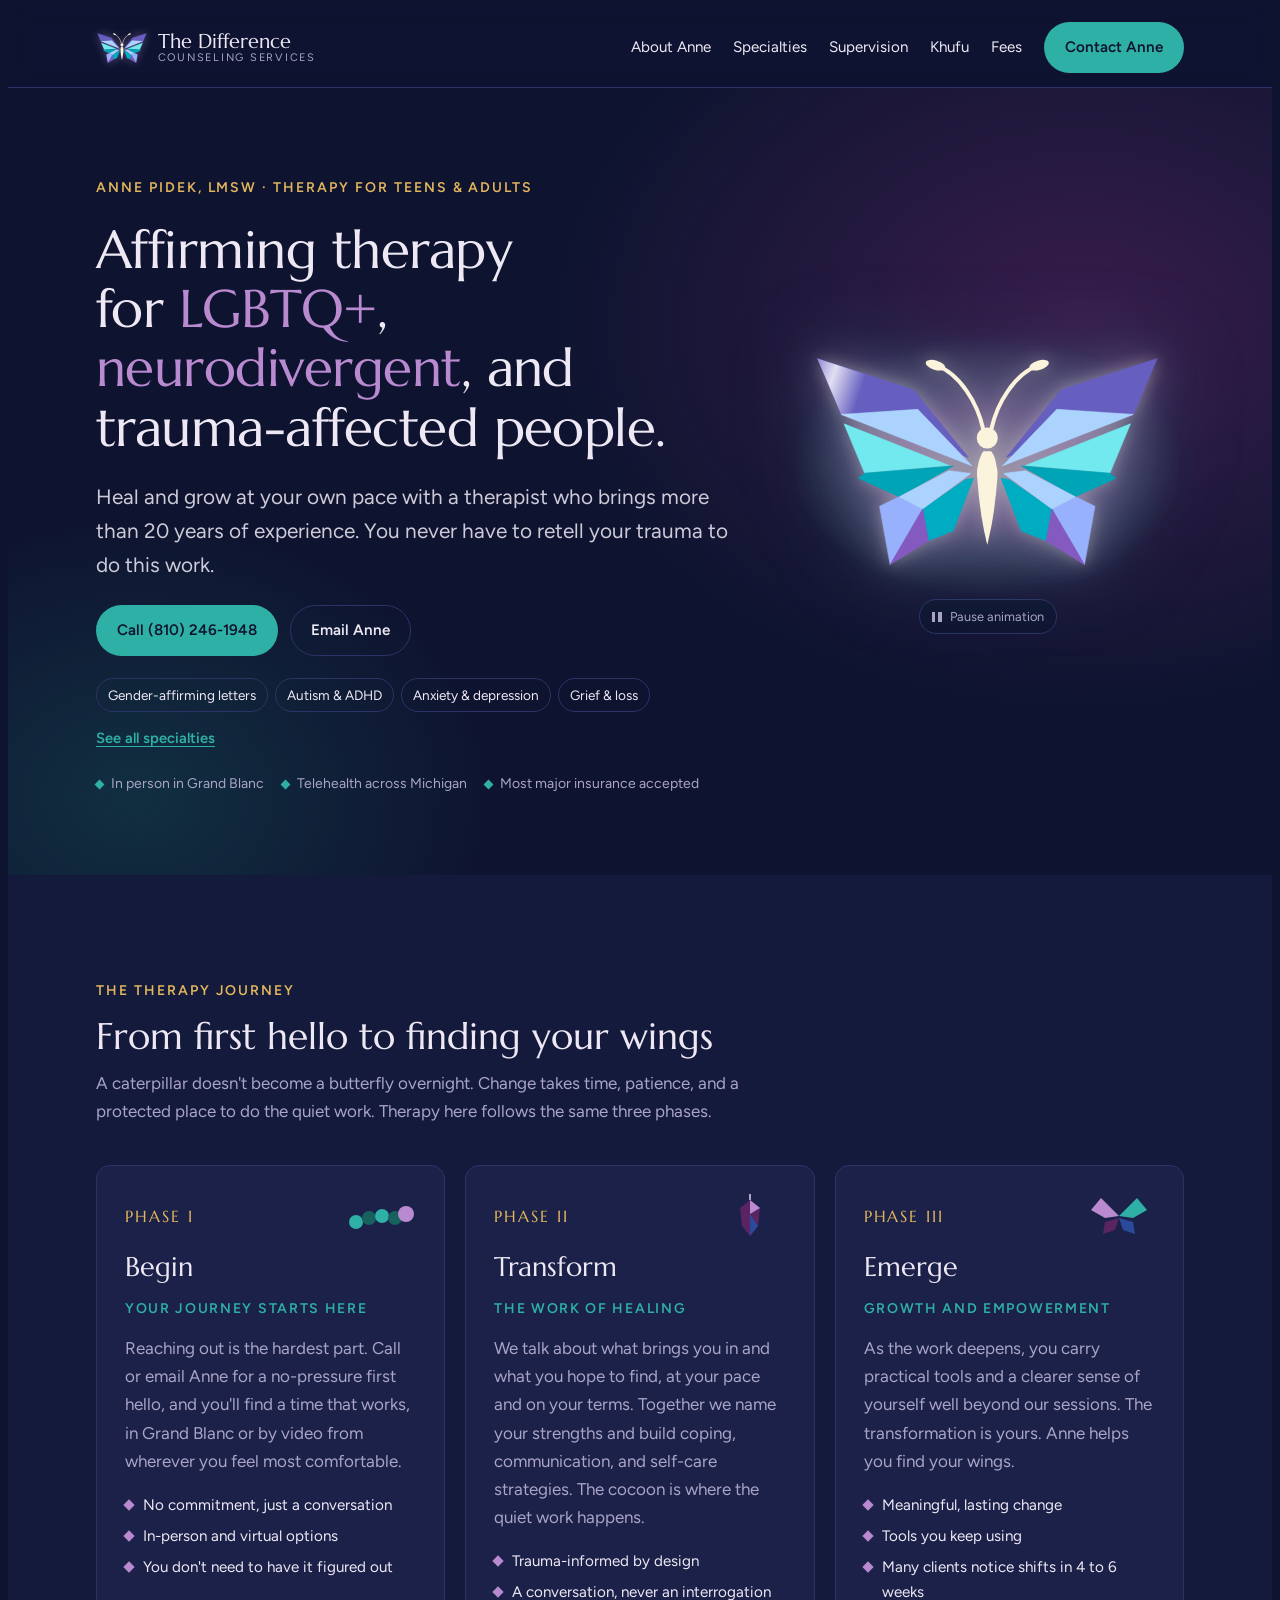
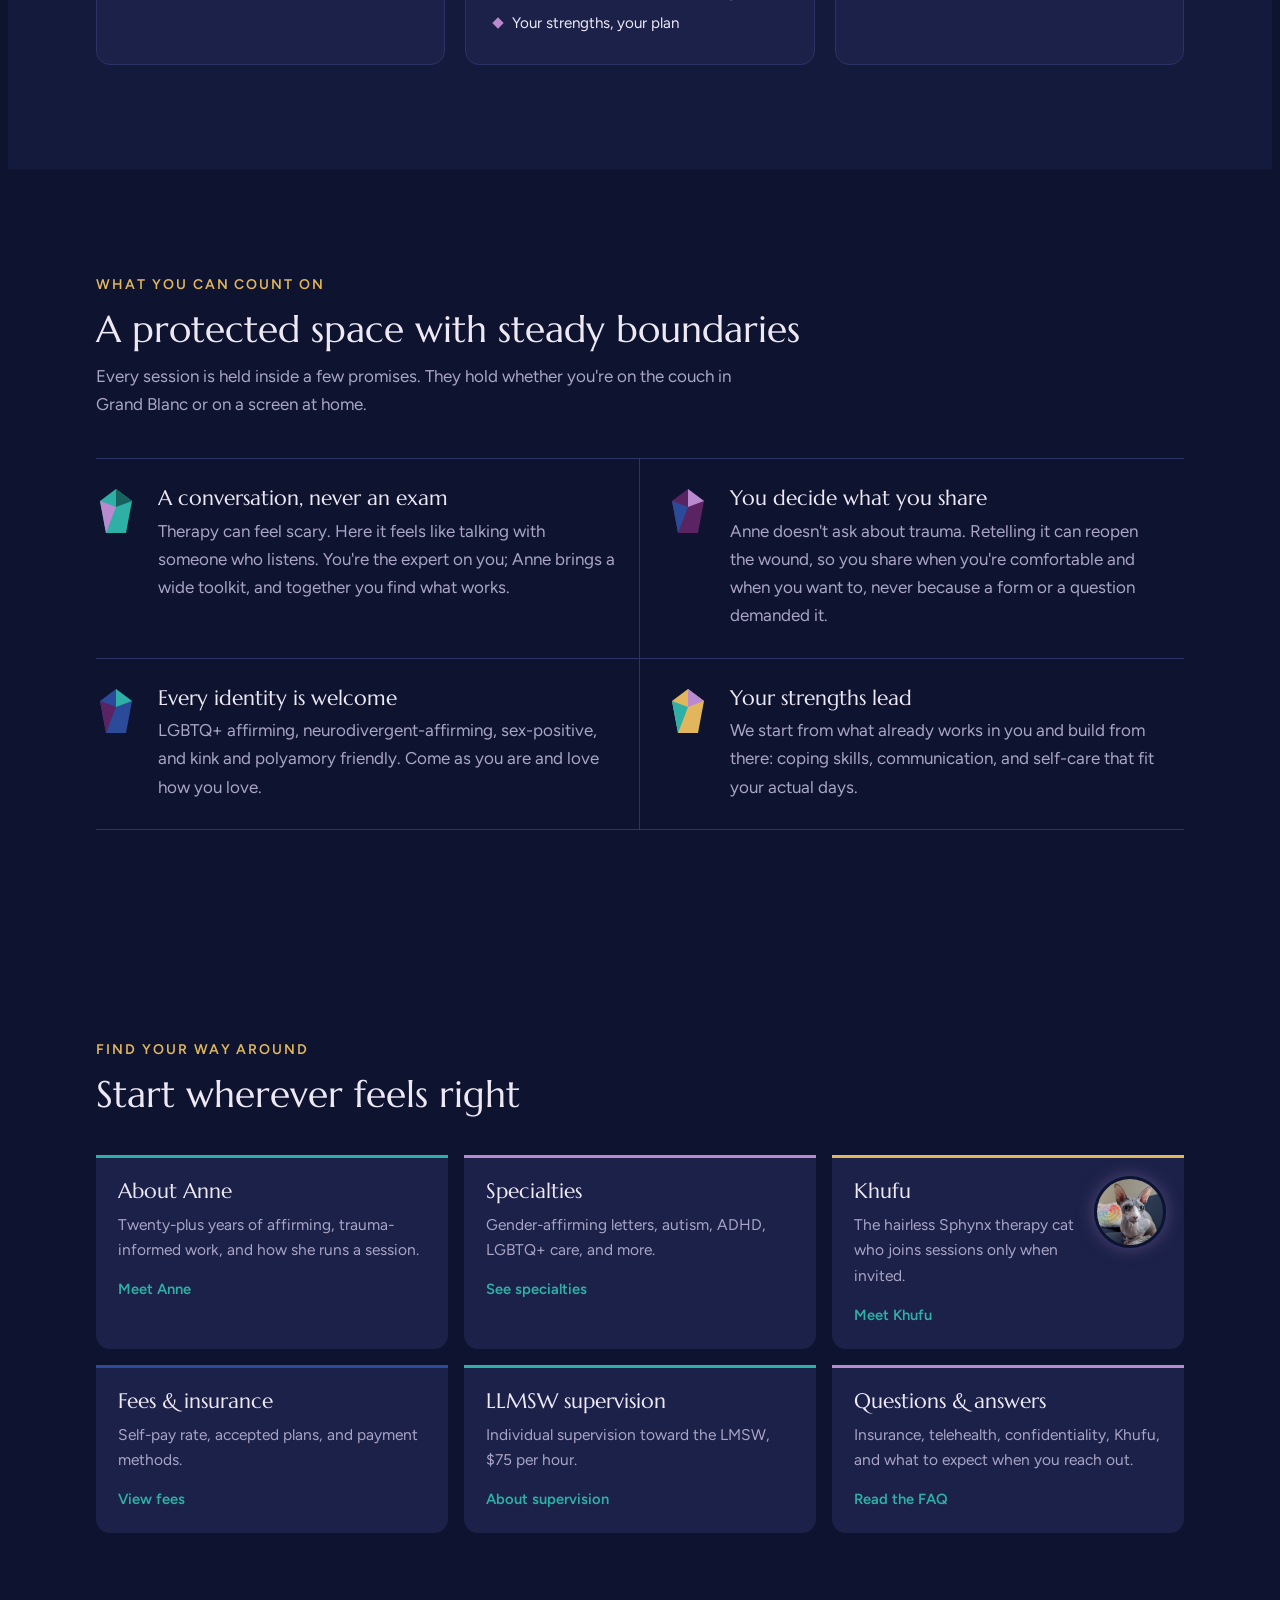
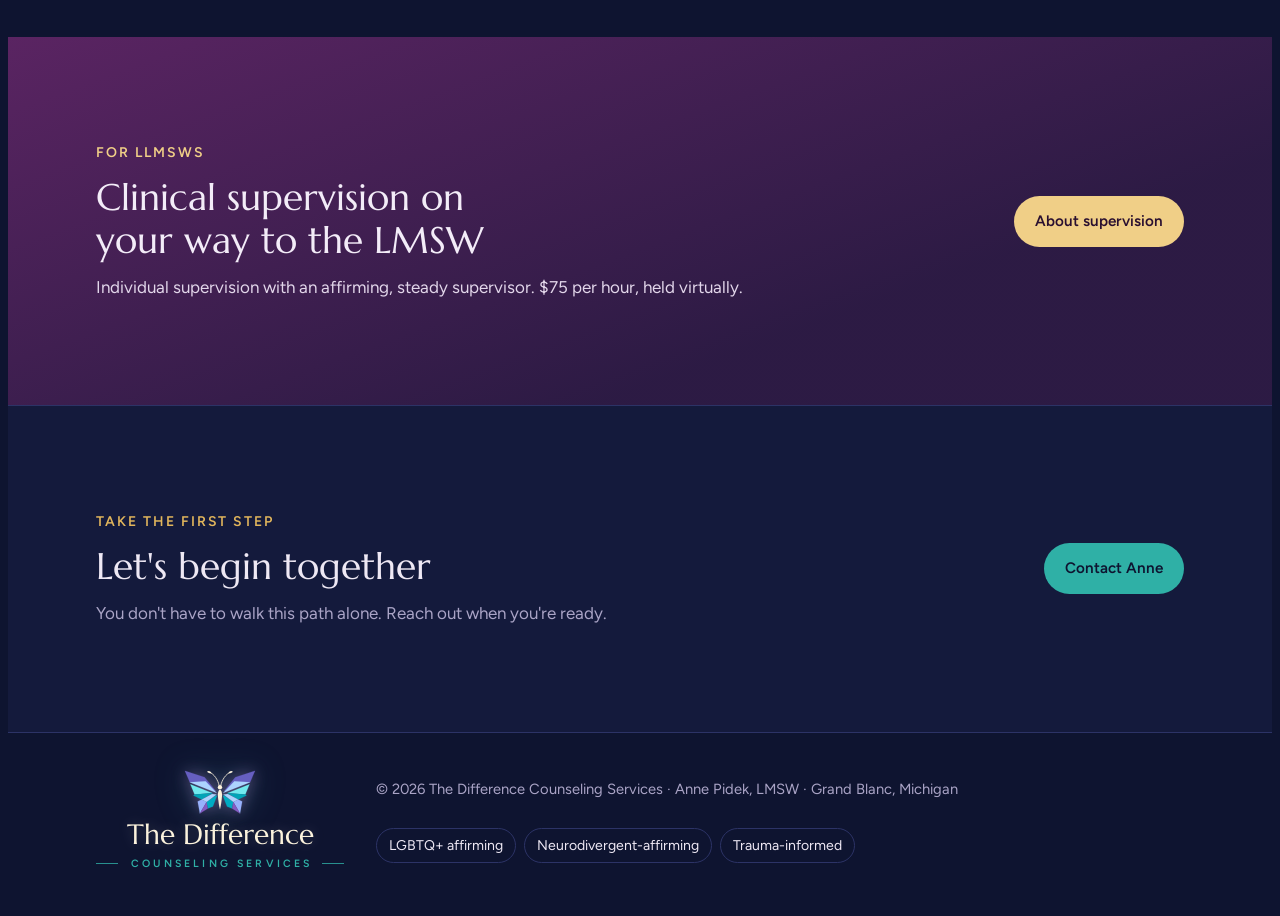
<file: index.html>
<!doctype html>
<html lang="en">
<head>
<meta charset="utf-8">
<meta name="viewport" content="width=device-width, initial-scale=1, viewport-fit=cover">
<title>Therapy in Grand Blanc, MI | The Difference Counseling</title>
<meta name="claude:viewport-fit-sides" content="cover">
<meta name="color-scheme" content="dark">
<meta name="theme-color" content="#0e1430">
<link rel="icon" href="favicon.svg" type="image/svg+xml">
<link rel="icon" href="favicon.ico" sizes="48x48">
<link rel="apple-touch-icon" href="apple-touch-icon.png">
<meta name="description" content="LGBTQ+ affirming, neurodivergent-affirming, trauma-informed therapy with Anne Pidek, LMSW. In person in Grand Blanc, MI and by telehealth across Michigan.">
<meta name="robots" content="index,follow,max-image-preview:large">
<link rel="canonical" href="https://thedifferencecounselingpllc.com/">
<meta property="og:type" content="website">
<meta property="og:site_name" content="The Difference Counseling Services">
<meta property="og:title" content="Therapy in Grand Blanc, MI | The Difference Counseling">
<meta property="og:description" content="LGBTQ+ affirming, neurodivergent-affirming, trauma-informed therapy with Anne Pidek, LMSW. In person in Grand Blanc, MI and by telehealth across Michigan.">
<meta property="og:url" content="https://thedifferencecounselingpllc.com/">
<meta property="og:image" content="https://thedifferencecounselingpllc.com/og-image-v2.png">
<meta property="og:image:width" content="1200">
<meta property="og:image:height" content="630">
<meta property="og:image:alt" content="The Difference Counseling Services butterfly logo above Anne Pidek, LMSW, affirming therapy in Grand Blanc, Michigan">
<meta name="twitter:card" content="summary_large_image">
<meta name="twitter:title" content="Therapy in Grand Blanc, MI | The Difference Counseling">
<meta name="twitter:description" content="LGBTQ+ affirming, neurodivergent-affirming, trauma-informed therapy with Anne Pidek, LMSW. In person in Grand Blanc, MI and by telehealth across Michigan.">
<meta name="twitter:image" content="https://thedifferencecounselingpllc.com/og-image-v2.png">
<script type="application/ld+json">{"@context":"https://schema.org","@type":"MedicalBusiness","@id":"https://thedifferencecounselingpllc.com/#practice","name":"The Difference Counseling Services","url":"https://thedifferencecounselingpllc.com/","image":"https://thedifferencecounselingpllc.com/og-image-v2.png","logo":"https://thedifferencecounselingpllc.com/images/logo.png","description":"LGBTQ+ affirming, neurodivergent-affirming, trauma-informed individual therapy in Grand Blanc, Michigan, and by telehealth across Michigan.","telephone":"+1-810-246-1948","address":{"@type":"PostalAddress","streetAddress":"10683 South Saginaw Street, Suite B","addressLocality":"Grand Blanc","addressRegion":"MI","postalCode":"48439","addressCountry":"US"},"areaServed":[{"@type":"City","name":"Grand Blanc, MI"},{"@type":"State","name":"Michigan"}],"paymentAccepted":"Cash, Credit Card, HSA, Insurance","founder":{"@id":"https://thedifferencecounselingpllc.com/about.html#anne"},"knowsAbout":["LGBTQ+ affirming therapy","Gender-affirming care letters","Autism","ADHD","Trauma","Grief and loss","Anxiety","Depression","Chronic illness"]}</script>
<link rel="preconnect" href="https://fonts.googleapis.com">
<link rel="preconnect" href="https://fonts.gstatic.com" crossorigin>
<link rel="stylesheet" href="https://fonts.googleapis.com/css2?family=Marcellus&family=Figtree:ital,wght@0,400;0,500;0,600;0,700;1,400&display=swap">
<link rel="stylesheet" href="styles.css?v=20261114a">

</head>
<body>
<a class="skip-link" href="#main">Skip to main content</a>
<header class="site-head">
  <div class="wrap head-inner">
    <a class="brand" href="index.html" aria-label="The Difference Counseling Services, home">
      <img class="brand-mark" src="images/butterfly.svg" width="52" height="32" alt="">
      <span class="brand-name">The Difference<small>Counseling Services</small></span>
    </a>
    <button class="menu-btn" id="menu-btn" aria-expanded="false" aria-controls="nav">Menu</button>
    <nav class="nav" id="nav" aria-label="Main">
      <a href="about.html">About Anne</a>
      <a href="specialties.html">Specialties</a>
      <a href="supervision.html">Supervision</a>
      <a href="khufu.html">Khufu</a>
      <a href="fees.html">Fees</a>
      <a class="btn btn-primary" href="contact.html">Contact Anne</a>
    </nav>
  </div>
</header>

<main id="main" tabindex="-1">
<!-- HERO -->
<section class="hero">
  <div class="wrap hero-grid">
    <div class="hero-copy">
      <span class="eyebrow">Anne Pidek, LMSW · Therapy for teens &amp; adults</span>
      <h1>Affirming therapy for <em>LGBTQ+</em>, <em>neurodivergent</em>, and trauma-affected people<span class="sr-only"> in Grand Blanc, Michigan</span>.</h1>
      <p class="lede">Heal and grow at your own pace with a therapist who brings more than 20 years of experience. You never have to retell your trauma to do this work.</p>
      <div class="hero-actions">
        <a class="btn btn-primary" href="tel:+18102461948">Call (810) 246-1948</a>
        <a class="btn btn-ghost" href="contact.html">Email Anne</a>
      </div>
      <div class="hero-specs" aria-label="Specialties">
        <span class="chip">Gender-affirming letters</span><span class="chip">Autism &amp; ADHD</span><span class="chip">Anxiety &amp; depression</span><span class="chip">Grief &amp; loss</span>
      </div>
      <a class="hero-more" href="specialties.html">See all specialties</a>
      <div class="hero-meta">
        <span>In person in Grand Blanc</span>
        <span>Telehealth across Michigan</span>
        <span>Most major insurance accepted</span>
      </div>
    </div>

    <div class="bf-wrap" id="bf-wrap">
    <svg class="butterfly" viewBox="-40 -30 896 565" role="img" aria-label="The Difference Counseling Services butterfly logo">
      <defs>
        <mask id="mask-l" maskUnits="userSpaceOnUse" x="-40" y="-30" width="896" height="565"><g fill="#fff"><path d="M364.0,244.0 L74.5,146.5 L20.0,19.0 L239.0,90.0Z"/><path d="M373.0,264.0 L74.5,146.5 L249.0,135.0Z"/><path d="M370.0,281.0 L260.0,362.0 L206.7,334.3 L320.0,275.0Z"/><path d="M321.0,263.0 L128.0,280.5 L81.0,168.0Z"/><path d="M206.7,334.3 L260.0,362.0 L186.0,489.0 L162.0,356.0Z"/><path d="M376.0,292.0 L330.0,412.0 L273.5,434.5 L260.0,362.0 L358.0,295.0Z"/><path d="M330.0,264.0 L206.7,334.3 L114.0,292.0 L128.0,280.5Z"/><path d="M260.0,362.0 L273.5,434.5 L186.0,489.0Z"/></g></mask>
        <mask id="mask-r" maskUnits="userSpaceOnUse" x="-40" y="-30" width="896" height="565"><g fill="#fff"><path d="M451.0,244.0 L740.5,146.5 L795.0,19.0 L576.0,90.0Z"/><path d="M442.0,264.0 L740.5,146.5 L566.0,135.0Z"/><path d="M445.0,281.0 L555.0,362.0 L608.3,334.3 L495.0,275.0Z"/><path d="M494.0,263.0 L687.0,280.5 L734.0,168.0Z"/><path d="M608.3,334.3 L555.0,362.0 L629.0,489.0 L653.0,356.0Z"/><path d="M439.0,292.0 L485.0,412.0 L541.5,434.5 L555.0,362.0 L457.0,295.0Z"/><path d="M485.0,264.0 L608.3,334.3 L701.0,292.0 L687.0,280.5Z"/><path d="M555.0,362.0 L541.5,434.5 L629.0,489.0Z"/></g></mask>
        <linearGradient id="sheen-grad" x1="0" y1="0" x2="1" y2="0"><stop offset="0" stop-color="#fff" stop-opacity="0"/><stop offset=".5" stop-color="#fff" stop-opacity=".8"/><stop offset="1" stop-color="#fff" stop-opacity="0"/></linearGradient>
        <radialGradient id="aura-grad"><stop offset="0" stop-color="#fcf3dd" stop-opacity=".30"/><stop offset=".45" stop-color="#b98ad0" stop-opacity=".20"/><stop offset="1" stop-color="#2fb0a6" stop-opacity="0"/></radialGradient>
      </defs>
      <ellipse class="aura" cx="407.5" cy="263" rx="457" ry="303" fill="url(#aura-grad)"/>
      <g class="wing-l"><path fill="#665fc0" stroke="#665fc0" stroke-width="1.4" stroke-linejoin="round" d="M364.0,244.0 L74.5,146.5 L20.0,19.0 L239.0,90.0Z"/><path fill="#acd3fe" stroke="#acd3fe" stroke-width="1.4" stroke-linejoin="round" d="M373.0,264.0 L74.5,146.5 L249.0,135.0Z"/><path fill="#71e9ee" stroke="#71e9ee" stroke-width="1.4" stroke-linejoin="round" d="M321.0,263.0 L128.0,280.5 L81.0,168.0Z"/><path fill="#98b1fc" stroke="#98b1fc" stroke-width="1.4" stroke-linejoin="round" d="M206.7,334.3 L260.0,362.0 L186.0,489.0 L162.0,356.0Z"/><path fill="#00acc2" stroke="#00acc2" stroke-width="1.4" stroke-linejoin="round" d="M376.0,292.0 L330.0,412.0 L273.5,434.5 L260.0,362.0 L358.0,295.0Z"/><path fill="#00a4b7" stroke="#00a4b7" stroke-width="1.4" stroke-linejoin="round" d="M330.0,264.0 L206.7,334.3 L114.0,292.0 L128.0,280.5Z"/><path fill="#acd3fe" stroke="#acd3fe" stroke-width="1.4" stroke-linejoin="round" d="M370.0,281.0 L260.0,362.0 L206.7,334.3 L320.0,275.0Z"/><path fill="#845ac1" stroke="#845ac1" stroke-width="1.4" stroke-linejoin="round" d="M260.0,362.0 L273.5,434.5 L186.0,489.0Z"/><g mask="url(#mask-l)" class="sheen-wrap"><g transform="skewX(-18)"><rect class="sheen" x="0" y="-20" width="150" height="545" fill="url(#sheen-grad)"/></g></g></g>
      <g class="wing-r"><path fill="#665fc0" stroke="#665fc0" stroke-width="1.4" stroke-linejoin="round" d="M451.0,244.0 L740.5,146.5 L795.0,19.0 L576.0,90.0Z"/><path fill="#acd3fe" stroke="#acd3fe" stroke-width="1.4" stroke-linejoin="round" d="M442.0,264.0 L740.5,146.5 L566.0,135.0Z"/><path fill="#71e9ee" stroke="#71e9ee" stroke-width="1.4" stroke-linejoin="round" d="M494.0,263.0 L687.0,280.5 L734.0,168.0Z"/><path fill="#98b1fc" stroke="#98b1fc" stroke-width="1.4" stroke-linejoin="round" d="M608.3,334.3 L555.0,362.0 L629.0,489.0 L653.0,356.0Z"/><path fill="#00acc2" stroke="#00acc2" stroke-width="1.4" stroke-linejoin="round" d="M439.0,292.0 L485.0,412.0 L541.5,434.5 L555.0,362.0 L457.0,295.0Z"/><path fill="#00a4b7" stroke="#00a4b7" stroke-width="1.4" stroke-linejoin="round" d="M485.0,264.0 L608.3,334.3 L701.0,292.0 L687.0,280.5Z"/><path fill="#acd3fe" stroke="#acd3fe" stroke-width="1.4" stroke-linejoin="round" d="M445.0,281.0 L555.0,362.0 L608.3,334.3 L495.0,275.0Z"/><path fill="#845ac1" stroke="#845ac1" stroke-width="1.4" stroke-linejoin="round" d="M555.0,362.0 L541.5,434.5 L629.0,489.0Z"/><g mask="url(#mask-r)" class="sheen-wrap"><g transform="skewX(-18)"><rect class="sheen" x="0" y="-20" width="150" height="545" fill="url(#sheen-grad)"/></g></g></g>
      <g class="bf-body"><path fill="none" stroke="#fcf3dd" stroke-width="9.1" stroke-linecap="round" stroke-linejoin="round" d="M289.4,34.3 C345.9,53.6 385.8,122.5 398.0,179.2"/><path fill="none" stroke="#fcf3dd" stroke-width="9.1" stroke-linecap="round" stroke-linejoin="round" d="M525.6,34.3 C469.1,53.6 429.2,122.5 417.0,179.2"/><ellipse fill="#fcf3dd" cx="289.4" cy="34.3" rx="10.7" ry="23.2" transform="rotate(106.7 289.4 34.3)"/><ellipse fill="#fcf3dd" cx="525.6" cy="34.3" rx="10.7" ry="23.2" transform="rotate(-106.7 525.6 34.3)"/><path fill="#fcf3dd" d="M399.5,230.5 L397.2,232.0 L395.2,235.5 L389.0,250.5 L384.2,273.2 L384.0,285.0 L388.5,335.5 L394.2,379.2 L400.5,413.0 L405.8,437.5 L407.8,443.5 L417.5,398.0 L422.5,367.0 L427.5,325.8 L430.5,292.2 L431.0,277.0 L426.0,250.5 L422.5,241.0 L417.8,232.0 L415.5,230.5Z"/><circle fill="#fcf3dd" cx="407.5" cy="200.2" r="24.0"/></g>
    </svg>
    <button type="button" class="motion-toggle" id="motion-toggle" aria-pressed="false"><span class="mt-icon" aria-hidden="true"></span><span class="mt-label">Pause animation</span></button>
    </div>
  </div>
</section>
<!-- JOURNEY -->
<section class="journey" id="journey">
  <div class="wrap">
    <div class="sec-head">
      <span class="eyebrow">The therapy journey</span>
      <h2>From first hello to finding your wings</h2>
      <p class="lede">A caterpillar doesn't become a butterfly overnight. Change takes time, patience, and a protected place to do the quiet work. Therapy here follows the same three phases.</p>
    </div>
    <div class="phases">
      <article class="phase">
        <div class="phase-top"><span class="phase-num">PHASE I</span>
          <svg viewBox="0 0 72 44" aria-hidden="true"><circle cx="12" cy="28" r="7" class="f2"/><circle cx="25" cy="24" r="7" class="f6"/><circle cx="38" cy="22" r="7" class="f2"/><circle cx="51" cy="24" r="7" class="f6"/><circle cx="62" cy="20" r="8" class="f4"/></svg>
        </div>
        <h3>Begin</h3>
        <span class="sub">Your journey starts here</span>
        <p>Reaching out is the hardest part. Call or email Anne for a no-pressure first hello, and you'll find a time that works, in Grand Blanc or by video from wherever you feel most comfortable.</p>
        <ul class="ticks"><li>No commitment, just a conversation</li><li>In-person and virtual options</li><li>You don't need to have it figured out</li></ul>
      </article>
      <article class="phase">
        <div class="phase-top"><span class="phase-num">PHASE II</span>
          <svg viewBox="0 0 72 44" aria-hidden="true"><line x1="36" y1="0" x2="36" y2="6" stroke="var(--muted)" stroke-width="2"/><polygon class="f1" points="36,6 46,14 44,32 36,42 28,32 26,14"/><polygon class="f4" points="36,6 46,14 36,20"/><polygon class="f3" points="36,20 44,32 36,42"/></svg>
        </div>
        <h3>Transform</h3>
        <span class="sub">The work of healing</span>
        <p>We talk about what brings you in and what you hope to find, at your pace and on your terms. Together we name your strengths and build coping, communication, and self-care strategies. The cocoon is where the quiet work happens.</p>
        <ul class="ticks"><li>Trauma-informed by design</li><li>A conversation, never an interrogation</li><li>Your strengths, your plan</li></ul>
      </article>
      <article class="phase">
        <div class="phase-top"><span class="phase-num">PHASE III</span>
          <svg viewBox="0 0 72 44" aria-hidden="true"><polygon class="f4" points="36,22 18,4 8,16 22,24"/><polygon class="f2" points="36,22 54,4 64,16 50,24"/><polygon class="f1" points="36,24 22,28 20,40 32,36"/><polygon class="f3" points="36,24 50,28 52,40 40,36"/></svg>
        </div>
        <h3>Emerge</h3>
        <span class="sub">Growth and empowerment</span>
        <p>As the work deepens, you carry practical tools and a clearer sense of yourself well beyond our sessions. The transformation is yours. Anne helps you find your wings.</p>
        <ul class="ticks"><li>Meaningful, lasting change</li><li>Tools you keep using</li><li>Many clients notice shifts in 4 to 6 weeks</li></ul>
      </article>
    </div>
  </div>
</section>

<!-- PROTECTION -->
<section id="protection">
  <div class="wrap">
    <div class="sec-head">
      <span class="eyebrow">What you can count on</span>
      <h2>A protected space with steady boundaries</h2>
      <p class="lede">Every session is held inside a few promises. They hold whether you're on the couch in Grand Blanc or on a screen at home.</p>
    </div>
    <div class="wards">
      <div class="ward">
        <svg viewBox="0 0 40 48" aria-hidden="true"><polygon class="f2" points="20,2 36,14 30,46 10,46 4,14"/><polygon class="f6" points="20,2 36,14 20,20"/><polygon class="f4" points="4,14 20,20 10,46"/></svg>
        <div><h3>A conversation, never an exam</h3><p>Therapy can feel scary. Here it feels like talking with someone who listens. You're the expert on you; Anne brings a wide toolkit, and together you find what works.</p></div>
      </div>
      <div class="ward">
        <svg viewBox="0 0 40 48" aria-hidden="true"><polygon class="f1" points="20,2 36,14 30,46 10,46 4,14"/><polygon class="f4" points="20,2 36,14 20,20"/><polygon class="f3" points="4,14 20,20 10,46"/></svg>
        <div><h3>You decide what you share</h3><p>Anne doesn't ask about trauma. Retelling it can reopen the wound, so you share when you're comfortable and when you want to, never because a form or a question demanded it.</p></div>
      </div>
      <div class="ward">
        <svg viewBox="0 0 40 48" aria-hidden="true"><polygon class="f3" points="20,2 36,14 30,46 10,46 4,14"/><polygon class="f2" points="20,2 36,14 20,20"/><polygon class="f1" points="4,14 20,20 10,46"/></svg>
        <div><h3>Every identity is welcome</h3><p>LGBTQ+ affirming, neurodivergent-affirming, sex-positive, and kink and polyamory friendly. Come as you are and love how you love.</p></div>
      </div>
      <div class="ward">
        <svg viewBox="0 0 40 48" aria-hidden="true"><polygon class="f5" points="20,2 36,14 30,46 10,46 4,14"/><polygon class="f4" points="20,2 36,14 20,20"/><polygon class="f2" points="4,14 20,20 10,46"/></svg>
        <div><h3>Your strengths lead</h3><p>We start from what already works in you and build from there: coping skills, communication, and self-care that fit your actual days.</p></div>
      </div>
    </div>
  </div>
</section>

<section>
  <div class="wrap">
    <div class="sec-head">
      <span class="eyebrow">Find your way around</span>
      <h2>Start wherever feels right</h2>
    </div>
    <div class="explore">
      <a class="spec" href="about.html"><h3>About Anne</h3><p>Twenty-plus years of affirming, trauma-informed work, and how she runs a session.</p><span class="more">Meet Anne</span></a>
      <a class="spec" href="specialties.html"><h3>Specialties</h3><p>Gender-affirming letters, autism, ADHD, LGBTQ+ care, and more.</p><span class="more">See specialties</span></a>
      <a class="spec has-avatar" href="khufu.html"><img class="card-avatar" src="images/khufu-avatar.jpg" width="72" height="72" alt="" loading="lazy"><h3>Khufu</h3><p>The hairless Sphynx therapy cat who joins sessions only when invited.</p><span class="more">Meet Khufu</span></a>
      <a class="spec" href="fees.html"><h3>Fees &amp; insurance</h3><p>Self-pay rate, accepted plans, and payment methods.</p><span class="more">View fees</span></a>
      <a class="spec" href="supervision.html"><h3>LLMSW supervision</h3><p>Individual supervision toward the LMSW, $75 per hour.</p><span class="more">About supervision</span></a>
      <a class="spec" href="specialties.html#faq"><h3>Questions &amp; answers</h3><p>Insurance, telehealth, confidentiality, Khufu, and what to expect when you reach out.</p><span class="more">Read the FAQ</span></a>
    </div>
  </div>
</section>
<!-- SUPERVISION TEASER -->
<section class="supervision" id="supervision">
  <div class="wrap teaser">
    <div class="sec-head">
      <span class="eyebrow">For LLMSWs</span>
      <h2>Clinical supervision on your way to the LMSW</h2>
      <p class="lede">Individual supervision with an affirming, steady supervisor. $75 per hour, held virtually.</p>
    </div>
    <div class="sup-card" style="padding:0;background:none;border:0"><a class="btn btn-primary" href="supervision.html">About supervision</a></div>
  </div>
</section>

<section class="cta-band">
  <div class="wrap teaser">
    <div class="sec-head">
      <span class="eyebrow">Take the first step</span>
      <h2>Let's begin together</h2>
      <p class="lede">You don't have to walk this path alone. Reach out when you're ready.</p>
    </div>
    <a class="btn btn-primary" href="contact.html">Contact Anne</a>
  </div>
</section>
</main>

<footer>
  <div class="wrap foot">
    <div class="foot-lockup">
      <img src="images/butterfly.svg" width="72" height="45" alt="" loading="lazy">
      <span class="fl-name">The Difference</span>
      <span class="fl-tag">Counseling Services</span>
    </div>
    <span>© 2026 The Difference Counseling Services · Anne Pidek, LMSW · Grand Blanc, Michigan</span>
    <span class="badges"><span class="chip">LGBTQ+ affirming</span><span class="chip">Neurodivergent-affirming</span><span class="chip">Trauma-informed</span></span>
  </div>
</footer>

<script>
(function(){
  var btn=document.getElementById('menu-btn'), nav=document.getElementById('nav');
  btn.addEventListener('click',function(){var o=nav.classList.toggle('open');btn.setAttribute('aria-expanded',o);btn.textContent=o?'Close':'Menu';});
  nav.addEventListener('click',function(e){if(e.target.tagName==='A'){nav.classList.remove('open');btn.setAttribute('aria-expanded','false');btn.textContent='Menu';}});
  document.querySelectorAll('.copy').forEach(function(b){
    b.addEventListener('click',function(){
      var t=b.getAttribute('data-copy');
      function say(m){var st=document.getElementById('copy-status');if(st){st.textContent='';setTimeout(function(){st.textContent=m;},50);}}
      function done(){say((b.id==='copy-phone'?'Phone number':'Email address')+' copied');b.textContent='Copied';setTimeout(function(){b.textContent='Copy';},1800);}
      function fallback(){var v=b.parentNode.querySelector('.val');var r=document.createRange();r.selectNodeContents(v);var s=getSelection();s.removeAllRanges();s.addRange(r);say('Copy unavailable. The text is selected, so press Control C or Command C to copy it.');b.textContent='Selected';setTimeout(function(){b.textContent='Copy';},1800);}
      try{navigator.clipboard.writeText(t).then(done,fallback);}catch(e){fallback();}
    });
  });
})();
</script>
<script>
(function(){
  var wrap=document.getElementById('bf-wrap'),btn=document.getElementById('motion-toggle');
  if(!wrap||!btn) return;
  function set(p){wrap.classList.toggle('paused',p);btn.setAttribute('aria-pressed',p?'true':'false');btn.querySelector('.mt-label').textContent=p?'Play animation':'Pause animation';}
  var saved=false; try{saved=localStorage.getItem('tdc-motion')==='paused';}catch(e){}
  set(saved);
  btn.addEventListener('click',function(){var p=!wrap.classList.contains('paused');set(p);try{localStorage.setItem('tdc-motion',p?'paused':'on');}catch(e){}});
})();
</script>
</body>
</html>
</file>
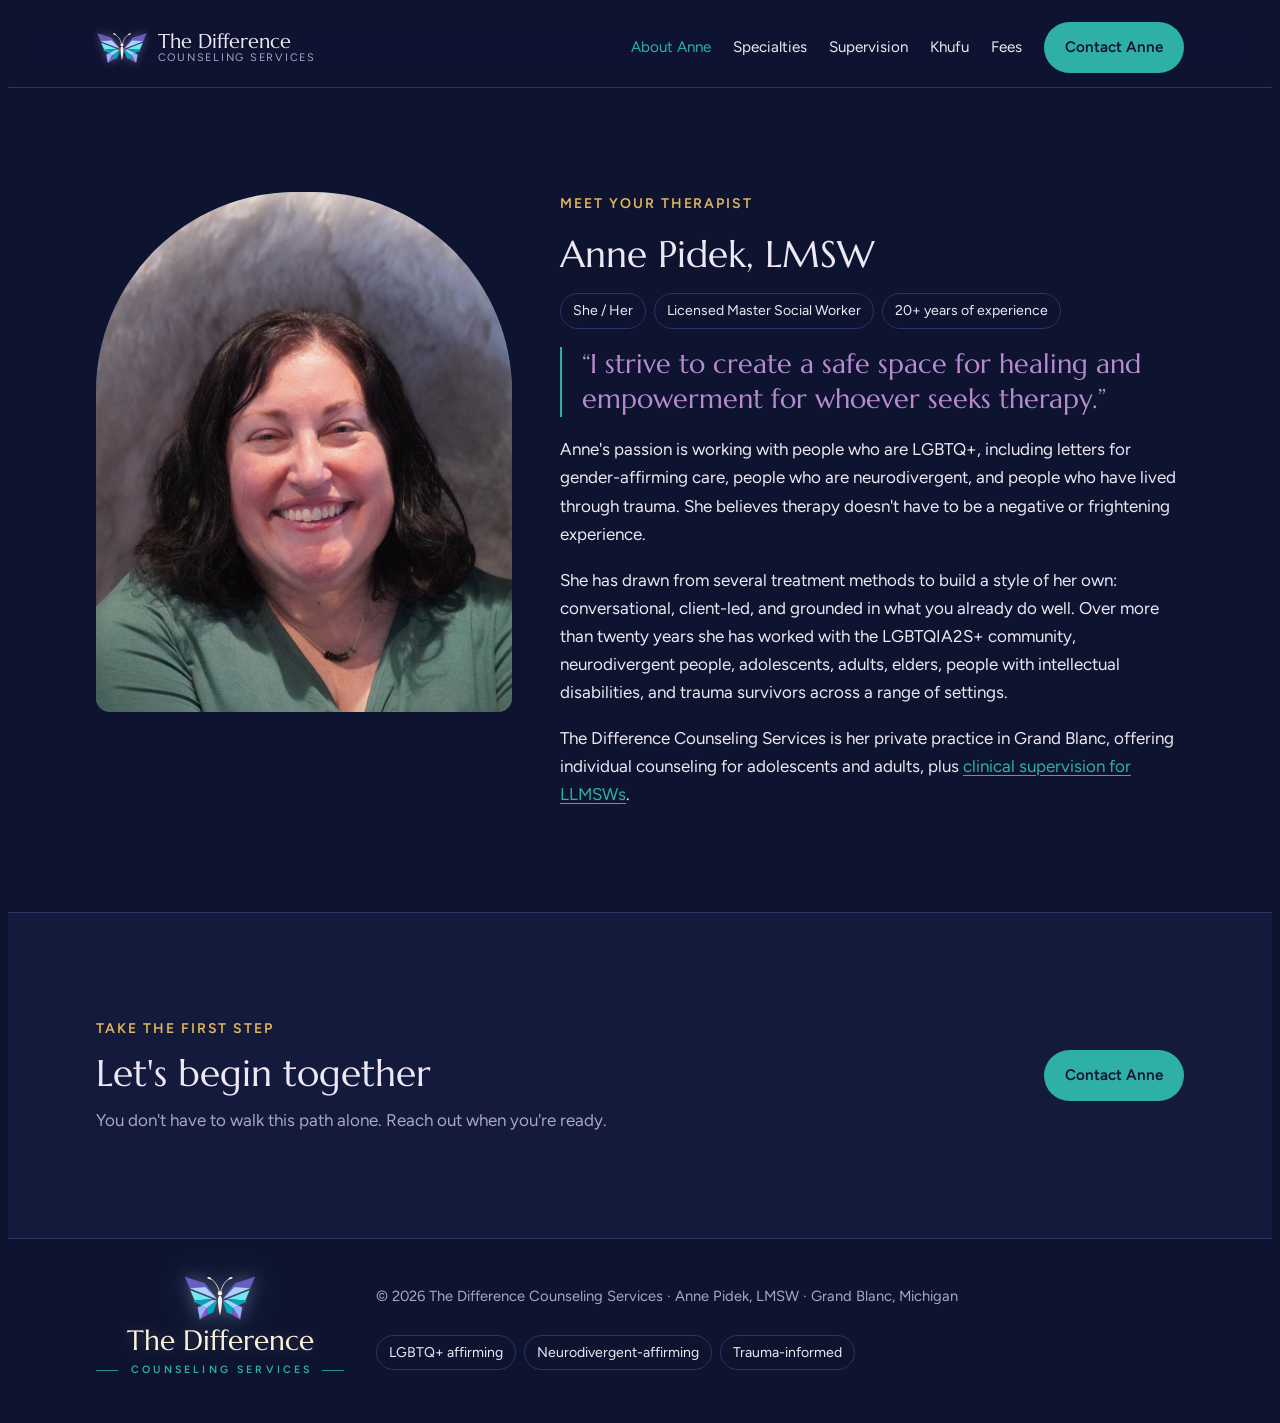
<file: about.html>
<!doctype html>
<html lang="en">
<head>
<meta charset="utf-8">
<meta name="viewport" content="width=device-width, initial-scale=1, viewport-fit=cover">
<title>About Anne Pidek, LMSW | The Difference Counseling</title>
<meta name="claude:viewport-fit-sides" content="cover">
<meta name="color-scheme" content="dark">
<meta name="theme-color" content="#0e1430">
<link rel="icon" href="favicon.svg" type="image/svg+xml">
<link rel="icon" href="favicon.ico" sizes="48x48">
<link rel="apple-touch-icon" href="apple-touch-icon.png">
<meta name="description" content="Meet Anne Pidek, LMSW, a Grand Blanc therapist with 20+ years of experience with LGBTQ+, neurodivergent, and trauma-affected clients.">
<meta name="robots" content="index,follow,max-image-preview:large">
<link rel="canonical" href="https://thedifferencecounselingpllc.com/about.html">
<meta property="og:type" content="website">
<meta property="og:site_name" content="The Difference Counseling Services">
<meta property="og:title" content="About Anne Pidek, LMSW | The Difference Counseling">
<meta property="og:description" content="Meet Anne Pidek, LMSW, a Grand Blanc therapist with 20+ years of experience with LGBTQ+, neurodivergent, and trauma-affected clients.">
<meta property="og:url" content="https://thedifferencecounselingpllc.com/about.html">
<meta property="og:image" content="https://thedifferencecounselingpllc.com/og-image-v2.png">
<meta property="og:image:width" content="1200">
<meta property="og:image:height" content="630">
<meta property="og:image:alt" content="The Difference Counseling Services butterfly logo above Anne Pidek, LMSW, affirming therapy in Grand Blanc, Michigan">
<meta name="twitter:card" content="summary_large_image">
<meta name="twitter:title" content="About Anne Pidek, LMSW | The Difference Counseling">
<meta name="twitter:description" content="Meet Anne Pidek, LMSW, a Grand Blanc therapist with 20+ years of experience with LGBTQ+, neurodivergent, and trauma-affected clients.">
<meta name="twitter:image" content="https://thedifferencecounselingpllc.com/og-image-v2.png">
<script type="application/ld+json">{"@context":"https://schema.org","@type":"Person","@id":"https://thedifferencecounselingpllc.com/about.html#anne","name":"Anne Pidek","honorificSuffix":"LMSW","jobTitle":"Licensed Master Social Worker","url":"https://thedifferencecounselingpllc.com/about.html","image":"https://thedifferencecounselingpllc.com/images/anne.jpg","worksFor":{"@id":"https://thedifferencecounselingpllc.com/#practice"},"knowsAbout":["LGBTQ+ affirming therapy","Neurodivergent-affirming therapy","Trauma-informed care"]}</script>
<script type="application/ld+json">{"@context":"https://schema.org","@type":"BreadcrumbList","itemListElement":[{"@type":"ListItem","position":1,"name":"Home","item":"https://thedifferencecounselingpllc.com/"},{"@type":"ListItem","position":2,"name":"About Anne Pidek, LMSW","item":"https://thedifferencecounselingpllc.com/about.html"}]}</script>
<link rel="preconnect" href="https://fonts.googleapis.com">
<link rel="preconnect" href="https://fonts.gstatic.com" crossorigin>
<link rel="stylesheet" href="https://fonts.googleapis.com/css2?family=Marcellus&family=Figtree:ital,wght@0,400;0,500;0,600;0,700;1,400&display=swap">
<link rel="stylesheet" href="styles.css?v=20261114a">

</head>
<body>
<a class="skip-link" href="#main">Skip to main content</a>
<header class="site-head">
  <div class="wrap head-inner">
    <a class="brand" href="index.html" aria-label="The Difference Counseling Services, home">
      <img class="brand-mark" src="images/butterfly.svg" width="52" height="32" alt="">
      <span class="brand-name">The Difference<small>Counseling Services</small></span>
    </a>
    <button class="menu-btn" id="menu-btn" aria-expanded="false" aria-controls="nav">Menu</button>
    <nav class="nav" id="nav" aria-label="Main">
      <a href="about.html" aria-current="page">About Anne</a>
      <a href="specialties.html">Specialties</a>
      <a href="supervision.html">Supervision</a>
      <a href="khufu.html">Khufu</a>
      <a href="fees.html">Fees</a>
      <a class="btn btn-primary" href="contact.html">Contact Anne</a>
    </nav>
  </div>
</header>

<main id="main" tabindex="-1">
<!-- ABOUT -->
<section id="about">
  <div class="wrap about-grid">
    <div class="photo">
      <img src="images/anne.jpg" width="1000" height="1500" alt="Anne Pidek, LMSW, a therapist in Grand Blanc, Michigan, smiling in a green top" onerror="this.remove()">
    </div>
    <div class="about-copy">
      <span class="eyebrow">Meet your therapist</span>
      <h1>Anne Pidek, LMSW<span class="sr-only">, a therapist in Grand Blanc, Michigan</span></h1>
      <div class="creds"><span class="chip">She / Her</span><span class="chip">Licensed Master Social Worker</span><span class="chip">20+ years of experience</span></div>
      <p class="pull">“I strive to create a safe space for healing and empowerment for whoever seeks therapy.”</p>
      <p>Anne's passion is working with people who are LGBTQ+, including letters for gender-affirming care, people who are neurodivergent, and people who have lived through trauma. She believes therapy doesn't have to be a negative or frightening experience.</p>
      <p>She has drawn from several treatment methods to build a style of her own: conversational, client-led, and grounded in what you already do well. Over more than twenty years she has worked with the LGBTQIA2S+ community, neurodivergent people, adolescents, adults, elders, people with intellectual disabilities, and trauma survivors across a range of settings.</p>
      <p>The Difference Counseling Services is her private practice in Grand Blanc, offering individual counseling for adolescents and adults, plus <a href="supervision.html">clinical supervision for LLMSWs</a>.</p>
    </div>
  </div>
</section>

<section class="cta-band">
  <div class="wrap teaser">
    <div class="sec-head">
      <span class="eyebrow">Take the first step</span>
      <h2>Let's begin together</h2>
      <p class="lede">You don't have to walk this path alone. Reach out when you're ready.</p>
    </div>
    <a class="btn btn-primary" href="contact.html">Contact Anne</a>
  </div>
</section>
</main>

<footer>
  <div class="wrap foot">
    <div class="foot-lockup">
      <img src="images/butterfly.svg" width="72" height="45" alt="" loading="lazy">
      <span class="fl-name">The Difference</span>
      <span class="fl-tag">Counseling Services</span>
    </div>
    <span>© 2026 The Difference Counseling Services · Anne Pidek, LMSW · Grand Blanc, Michigan</span>
    <span class="badges"><span class="chip">LGBTQ+ affirming</span><span class="chip">Neurodivergent-affirming</span><span class="chip">Trauma-informed</span></span>
  </div>
</footer>

<script>
(function(){
  var btn=document.getElementById('menu-btn'), nav=document.getElementById('nav');
  btn.addEventListener('click',function(){var o=nav.classList.toggle('open');btn.setAttribute('aria-expanded',o);btn.textContent=o?'Close':'Menu';});
  nav.addEventListener('click',function(e){if(e.target.tagName==='A'){nav.classList.remove('open');btn.setAttribute('aria-expanded','false');btn.textContent='Menu';}});
  document.querySelectorAll('.copy').forEach(function(b){
    b.addEventListener('click',function(){
      var t=b.getAttribute('data-copy');
      function say(m){var st=document.getElementById('copy-status');if(st){st.textContent='';setTimeout(function(){st.textContent=m;},50);}}
      function done(){say((b.id==='copy-phone'?'Phone number':'Email address')+' copied');b.textContent='Copied';setTimeout(function(){b.textContent='Copy';},1800);}
      function fallback(){var v=b.parentNode.querySelector('.val');var r=document.createRange();r.selectNodeContents(v);var s=getSelection();s.removeAllRanges();s.addRange(r);say('Copy unavailable. The text is selected, so press Control C or Command C to copy it.');b.textContent='Selected';setTimeout(function(){b.textContent='Copy';},1800);}
      try{navigator.clipboard.writeText(t).then(done,fallback);}catch(e){fallback();}
    });
  });
})();
</script>
</body>
</html>
</file>
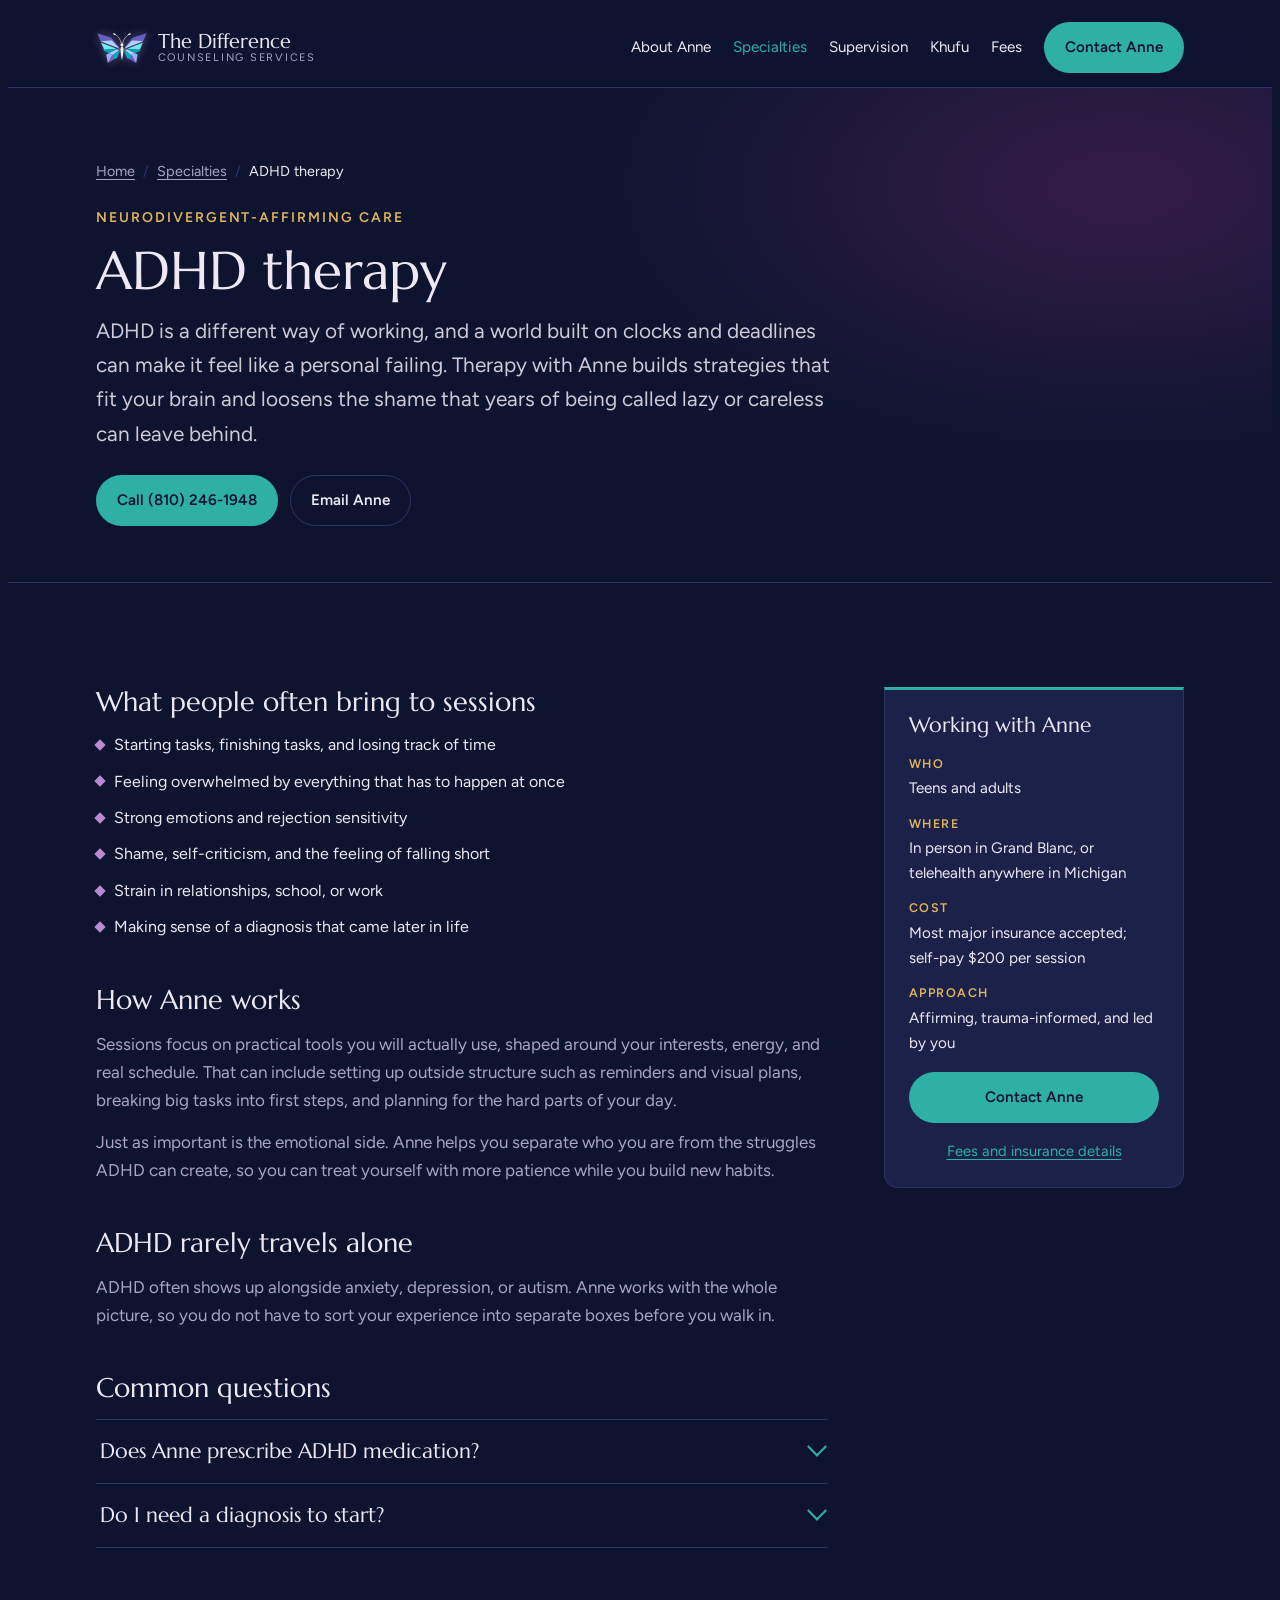
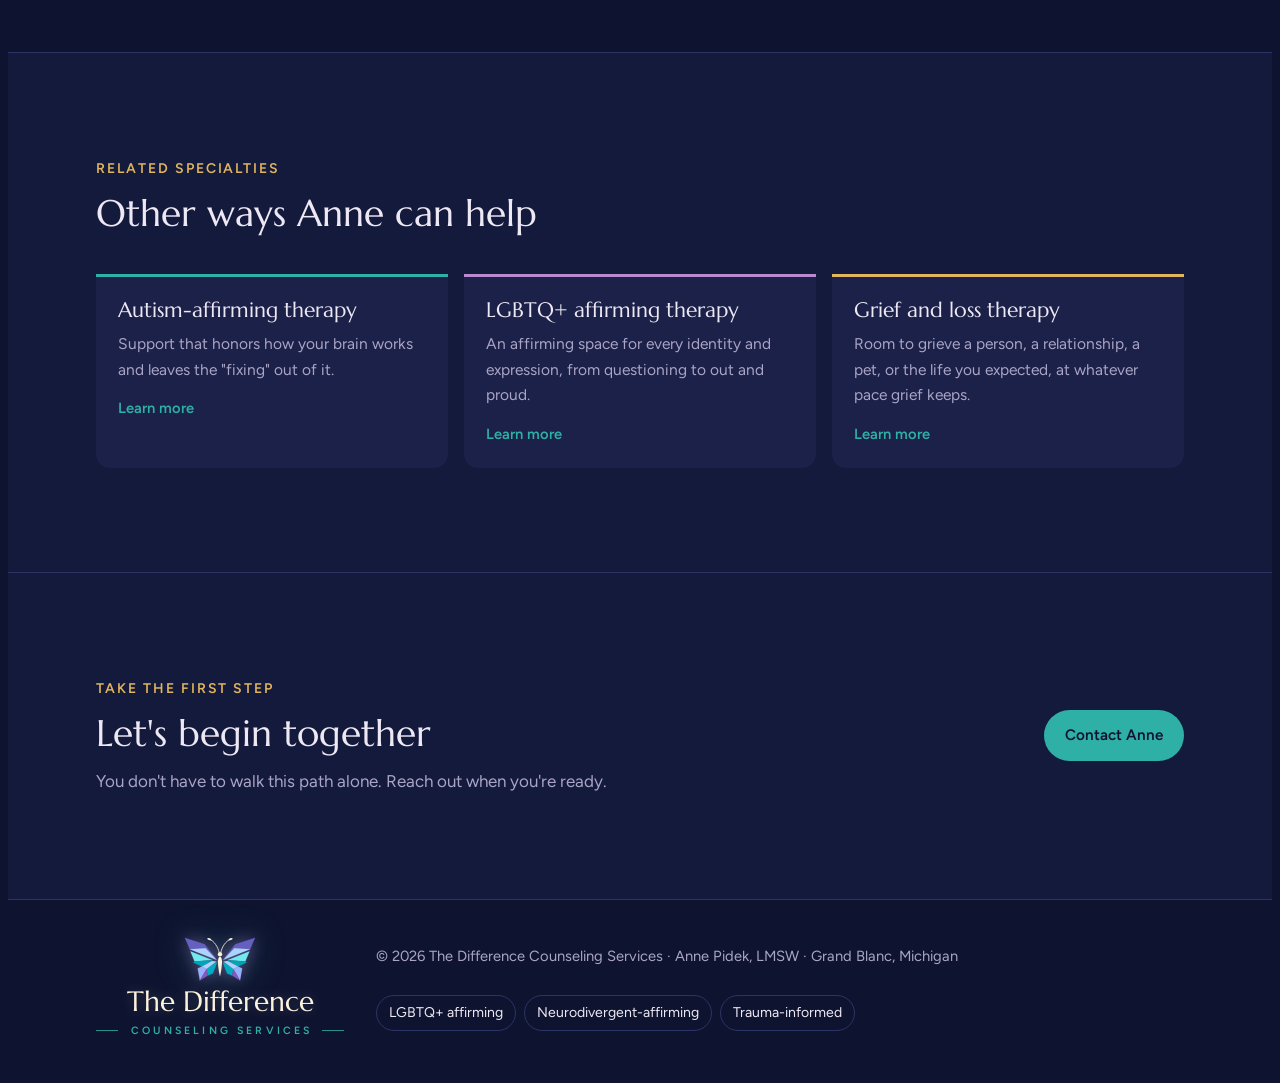
<file: adhd-therapy.html>
<!doctype html>
<html lang="en">
<head>
<meta charset="utf-8">
<meta name="viewport" content="width=device-width, initial-scale=1, viewport-fit=cover">
<title>ADHD Therapy for Teens &amp; Adults, Grand Blanc MI | The Difference</title>
<meta name="claude:viewport-fit-sides" content="cover">
<meta name="color-scheme" content="dark">
<meta name="theme-color" content="#0e1430">
<link rel="icon" href="favicon.svg" type="image/svg+xml">
<link rel="icon" href="favicon.ico" sizes="48x48">
<link rel="apple-touch-icon" href="apple-touch-icon.png">
<meta name="description" content="Affirming ADHD therapy for focus, executive function, big emotions, and the shame ADHD can leave behind. In person in Grand Blanc, MI and telehealth.">
<meta name="robots" content="index,follow,max-image-preview:large">
<link rel="canonical" href="https://thedifferencecounselingpllc.com/adhd-therapy.html">
<meta property="og:type" content="website">
<meta property="og:site_name" content="The Difference Counseling Services">
<meta property="og:title" content="ADHD Therapy for Teens &amp; Adults, Grand Blanc MI | The Difference">
<meta property="og:description" content="Affirming ADHD therapy for focus, executive function, big emotions, and the shame ADHD can leave behind. In person in Grand Blanc, MI and telehealth.">
<meta property="og:url" content="https://thedifferencecounselingpllc.com/adhd-therapy.html">
<meta property="og:image" content="https://thedifferencecounselingpllc.com/og-image-v2.png">
<meta property="og:image:width" content="1200">
<meta property="og:image:height" content="630">
<meta property="og:image:alt" content="The Difference Counseling Services butterfly logo above Anne Pidek, LMSW, affirming therapy in Grand Blanc, Michigan">
<meta name="twitter:card" content="summary_large_image">
<meta name="twitter:title" content="ADHD Therapy for Teens &amp; Adults, Grand Blanc MI | The Difference">
<meta name="twitter:description" content="Affirming ADHD therapy for focus, executive function, big emotions, and the shame ADHD can leave behind. In person in Grand Blanc, MI and telehealth.">
<meta name="twitter:image" content="https://thedifferencecounselingpllc.com/og-image-v2.png">
<script type="application/ld+json">{"@context":"https://schema.org","@type":"BreadcrumbList","itemListElement":[{"@type":"ListItem","position":1,"name":"Home","item":"https://thedifferencecounselingpllc.com/"},{"@type":"ListItem","position":2,"name":"Specialties","item":"https://thedifferencecounselingpllc.com/specialties.html"},{"@type":"ListItem","position":3,"name":"ADHD therapy","item":"https://thedifferencecounselingpllc.com/adhd-therapy.html"}]}</script>
<link rel="preconnect" href="https://fonts.googleapis.com">
<link rel="preconnect" href="https://fonts.gstatic.com" crossorigin>
<link rel="stylesheet" href="https://fonts.googleapis.com/css2?family=Marcellus&family=Figtree:ital,wght@0,400;0,500;0,600;0,700;1,400&display=swap">
<link rel="stylesheet" href="styles.css?v=20261114a">

</head>
<body>
<a class="skip-link" href="#main">Skip to main content</a>
<header class="site-head">
  <div class="wrap head-inner">
    <a class="brand" href="index.html" aria-label="The Difference Counseling Services, home">
      <img class="brand-mark" src="images/butterfly.svg" width="52" height="32" alt="">
      <span class="brand-name">The Difference<small>Counseling Services</small></span>
    </a>
    <button class="menu-btn" id="menu-btn" aria-expanded="false" aria-controls="nav">Menu</button>
    <nav class="nav" id="nav" aria-label="Main">
      <a href="about.html">About Anne</a>
      <a href="specialties.html" aria-current="page">Specialties</a>
      <a href="supervision.html">Supervision</a>
      <a href="khufu.html">Khufu</a>
      <a href="fees.html">Fees</a>
      <a class="btn btn-primary" href="contact.html">Contact Anne</a>
    </nav>
  </div>
</header>

<main id="main" tabindex="-1">
<section class="topic-hero">
  <div class="wrap">
    <nav class="crumbs" aria-label="Breadcrumb"><ol><li><a href="index.html">Home</a></li><li><a href="specialties.html">Specialties</a></li><li aria-current="page">ADHD therapy</li></ol></nav>
    <div class="sec-head topic-head">
      <span class="eyebrow">Neurodivergent-affirming care</span>
      <h1>ADHD therapy<span class="sr-only"> in Grand Blanc, Michigan</span></h1>
      <p class="lede">ADHD is a different way of working, and a world built on clocks and deadlines can make it feel like a personal failing. Therapy with Anne builds strategies that fit your brain and loosens the shame that years of being called lazy or careless can leave behind.</p>
    </div>
    <div class="hero-actions">
      <a class="btn btn-primary" href="tel:+18102461948">Call (810) 246-1948</a>
      <a class="btn btn-ghost" href="contact.html">Email Anne</a>
    </div>
  </div>
</section>

<section class="topic-body">
  <div class="wrap topic-grid">
    <div class="topic-main">
      <div class="topic-block">
        <h2>What people often bring to sessions</h2>
        <ul class="ticks"><li>Starting tasks, finishing tasks, and losing track of time</li><li>Feeling overwhelmed by everything that has to happen at once</li><li>Strong emotions and rejection sensitivity</li><li>Shame, self-criticism, and the feeling of falling short</li><li>Strain in relationships, school, or work</li><li>Making sense of a diagnosis that came later in life</li></ul>
      </div>
      <div class="topic-block">
        <h2>How Anne works</h2>
        <p>Sessions focus on practical tools you will actually use, shaped around your interests, energy, and real schedule. That can include setting up outside structure such as reminders and visual plans, breaking big tasks into first steps, and planning for the hard parts of your day.</p>
        <p>Just as important is the emotional side. Anne helps you separate who you are from the struggles ADHD can create, so you can treat yourself with more patience while you build new habits.</p>
      </div>
      <div class="topic-block">
        <h2>ADHD rarely travels alone</h2>
        <p>ADHD often shows up alongside anxiety, depression, or autism. Anne works with the whole picture, so you do not have to sort your experience into separate boxes before you walk in.</p>
      </div>
      <div class="topic-block">
        <h2>Common questions</h2>
        <div class="faq-list">
          <details class="faq-item">
            <summary>Does Anne prescribe ADHD medication?</summary>
            <div class="faq-a"><p>No. Anne is a therapist and does not prescribe. Therapy works well alongside medication if you take it, and with your written permission Anne can coordinate with your prescriber.</p></div>
          </details>
          <details class="faq-item">
            <summary>Do I need a diagnosis to start?</summary>
            <div class="faq-a"><p>No. Many people start therapy because they suspect ADHD, and a formal diagnosis is not required to work on what is getting in your way. Anne does not do ADHD evaluations herself, but if you would like one, she can refer you to providers who offer them.</p></div>
          </details>
        </div>
      </div>
    </div>
    <aside class="topic-aside" aria-labelledby="aside-title-adhd-therapy">
      <h2 class="aside-title" id="aside-title-adhd-therapy">Working with Anne</h2>
      <dl class="aside-facts">
        <div><dt>Who</dt><dd>Teens and adults</dd></div>
        <div><dt>Where</dt><dd>In person in Grand Blanc, or telehealth anywhere in Michigan</dd></div>
        <div><dt>Cost</dt><dd>Most major insurance accepted; self-pay $200 per session</dd></div>
        <div><dt>Approach</dt><dd>Affirming, trauma-informed, and led by you</dd></div>
      </dl>
      <a class="btn btn-primary" href="contact.html">Contact Anne</a>
      <a class="aside-link" href="fees.html">Fees and insurance details</a>
    </aside>
  </div>
</section>

<section class="related">
  <div class="wrap">
    <div class="sec-head">
      <span class="eyebrow">Related specialties</span>
      <h2>Other ways Anne can help</h2>
    </div>
    <div class="explore">
      <a class="spec" href="autism-therapy.html"><h3>Autism-affirming therapy</h3><p>Support that honors how your brain works and leaves the "fixing" out of it.</p><span class="more">Learn more</span></a>
      <a class="spec" href="lgbtq-therapy.html"><h3>LGBTQ+ affirming therapy</h3><p>An affirming space for every identity and expression, from questioning to out and proud.</p><span class="more">Learn more</span></a>
      <a class="spec" href="grief-therapy.html"><h3>Grief and loss therapy</h3><p>Room to grieve a person, a relationship, a pet, or the life you expected, at whatever pace grief keeps.</p><span class="more">Learn more</span></a>
    </div>
  </div>
</section>

<section class="cta-band">
  <div class="wrap teaser">
    <div class="sec-head">
      <span class="eyebrow">Take the first step</span>
      <h2>Let's begin together</h2>
      <p class="lede">You don't have to walk this path alone. Reach out when you're ready.</p>
    </div>
    <a class="btn btn-primary" href="contact.html">Contact Anne</a>
  </div>
</section>
</main>

<footer>
  <div class="wrap foot">
    <div class="foot-lockup">
      <img src="images/butterfly.svg" width="72" height="45" alt="" loading="lazy">
      <span class="fl-name">The Difference</span>
      <span class="fl-tag">Counseling Services</span>
    </div>
    <span>© 2026 The Difference Counseling Services · Anne Pidek, LMSW · Grand Blanc, Michigan</span>
    <span class="badges"><span class="chip">LGBTQ+ affirming</span><span class="chip">Neurodivergent-affirming</span><span class="chip">Trauma-informed</span></span>
  </div>
</footer>

<script>
(function(){
  var btn=document.getElementById('menu-btn'), nav=document.getElementById('nav');
  btn.addEventListener('click',function(){var o=nav.classList.toggle('open');btn.setAttribute('aria-expanded',o);btn.textContent=o?'Close':'Menu';});
  nav.addEventListener('click',function(e){if(e.target.tagName==='A'){nav.classList.remove('open');btn.setAttribute('aria-expanded','false');btn.textContent='Menu';}});
  document.querySelectorAll('.copy').forEach(function(b){
    b.addEventListener('click',function(){
      var t=b.getAttribute('data-copy');
      function say(m){var st=document.getElementById('copy-status');if(st){st.textContent='';setTimeout(function(){st.textContent=m;},50);}}
      function done(){say((b.id==='copy-phone'?'Phone number':'Email address')+' copied');b.textContent='Copied';setTimeout(function(){b.textContent='Copy';},1800);}
      function fallback(){var v=b.parentNode.querySelector('.val');var r=document.createRange();r.selectNodeContents(v);var s=getSelection();s.removeAllRanges();s.addRange(r);say('Copy unavailable. The text is selected, so press Control C or Command C to copy it.');b.textContent='Selected';setTimeout(function(){b.textContent='Copy';},1800);}
      try{navigator.clipboard.writeText(t).then(done,fallback);}catch(e){fallback();}
    });
  });
})();
</script>
</body>
</html>
</file>
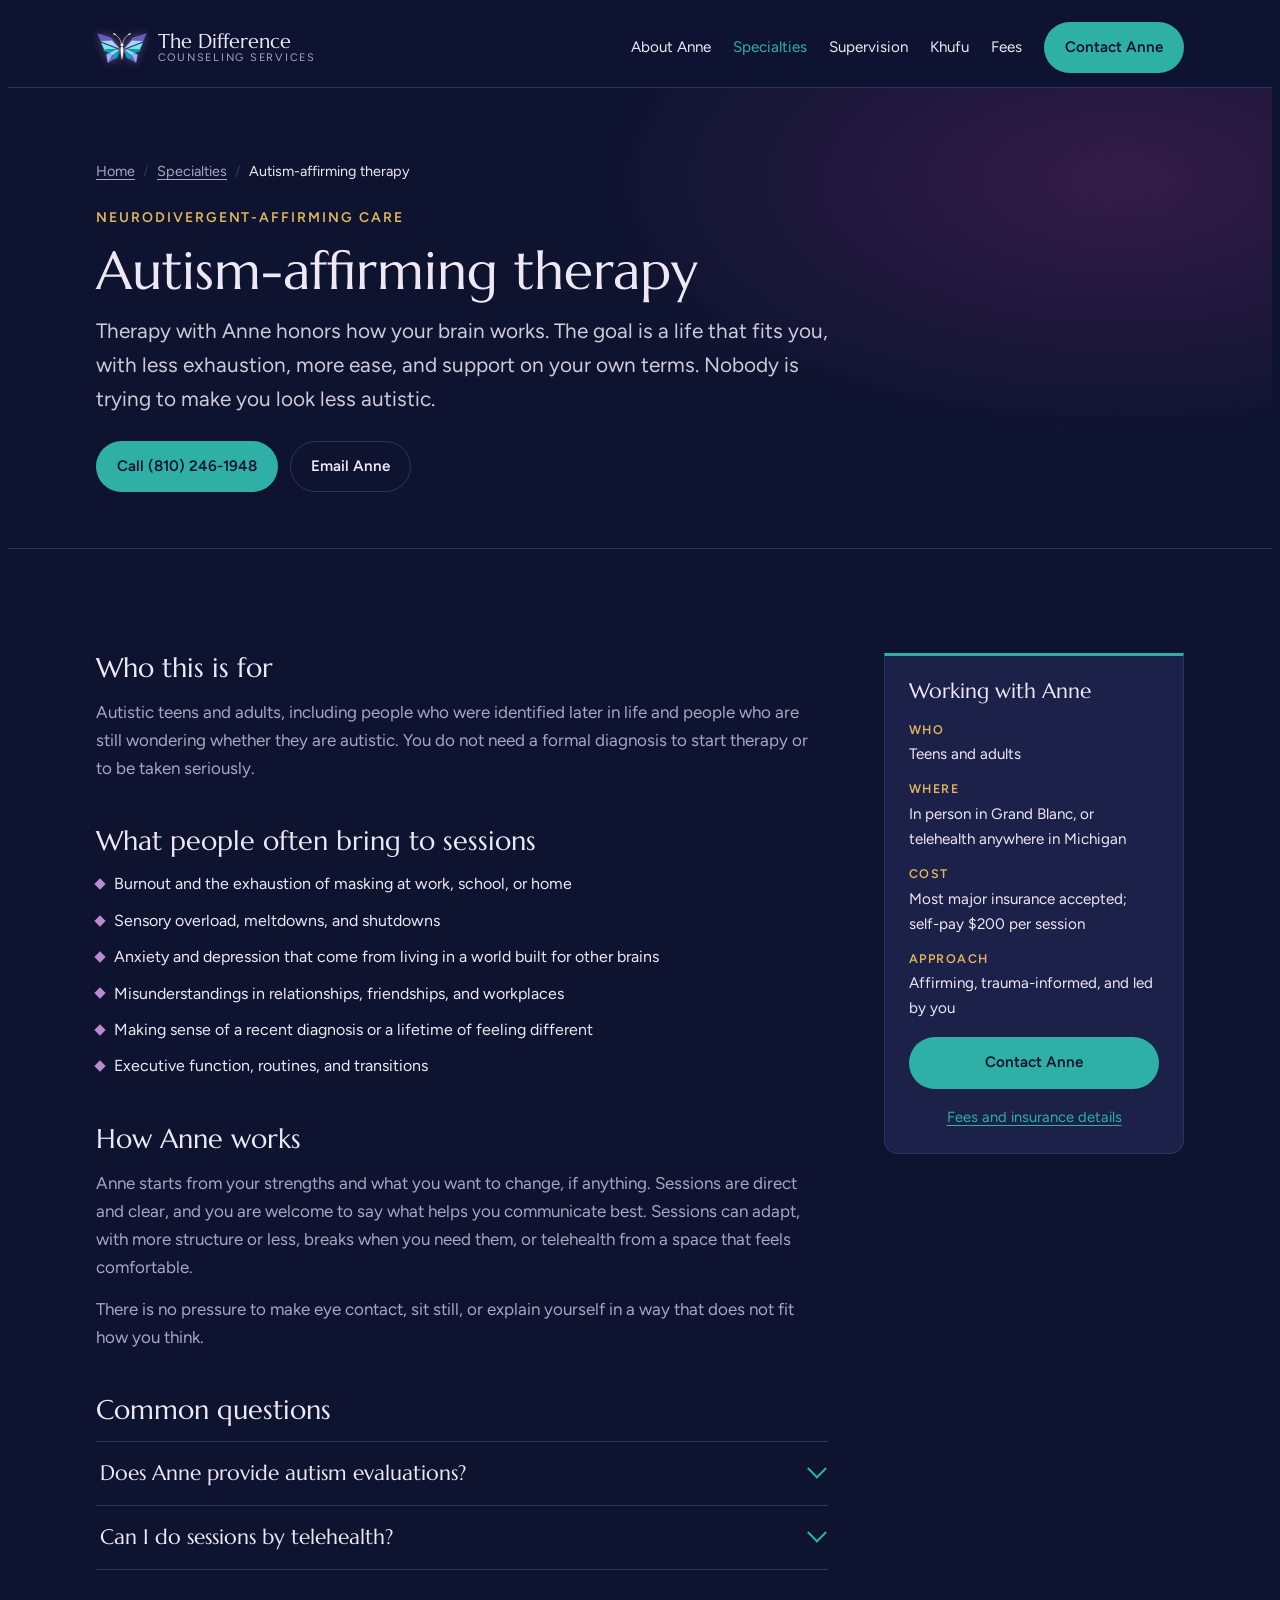
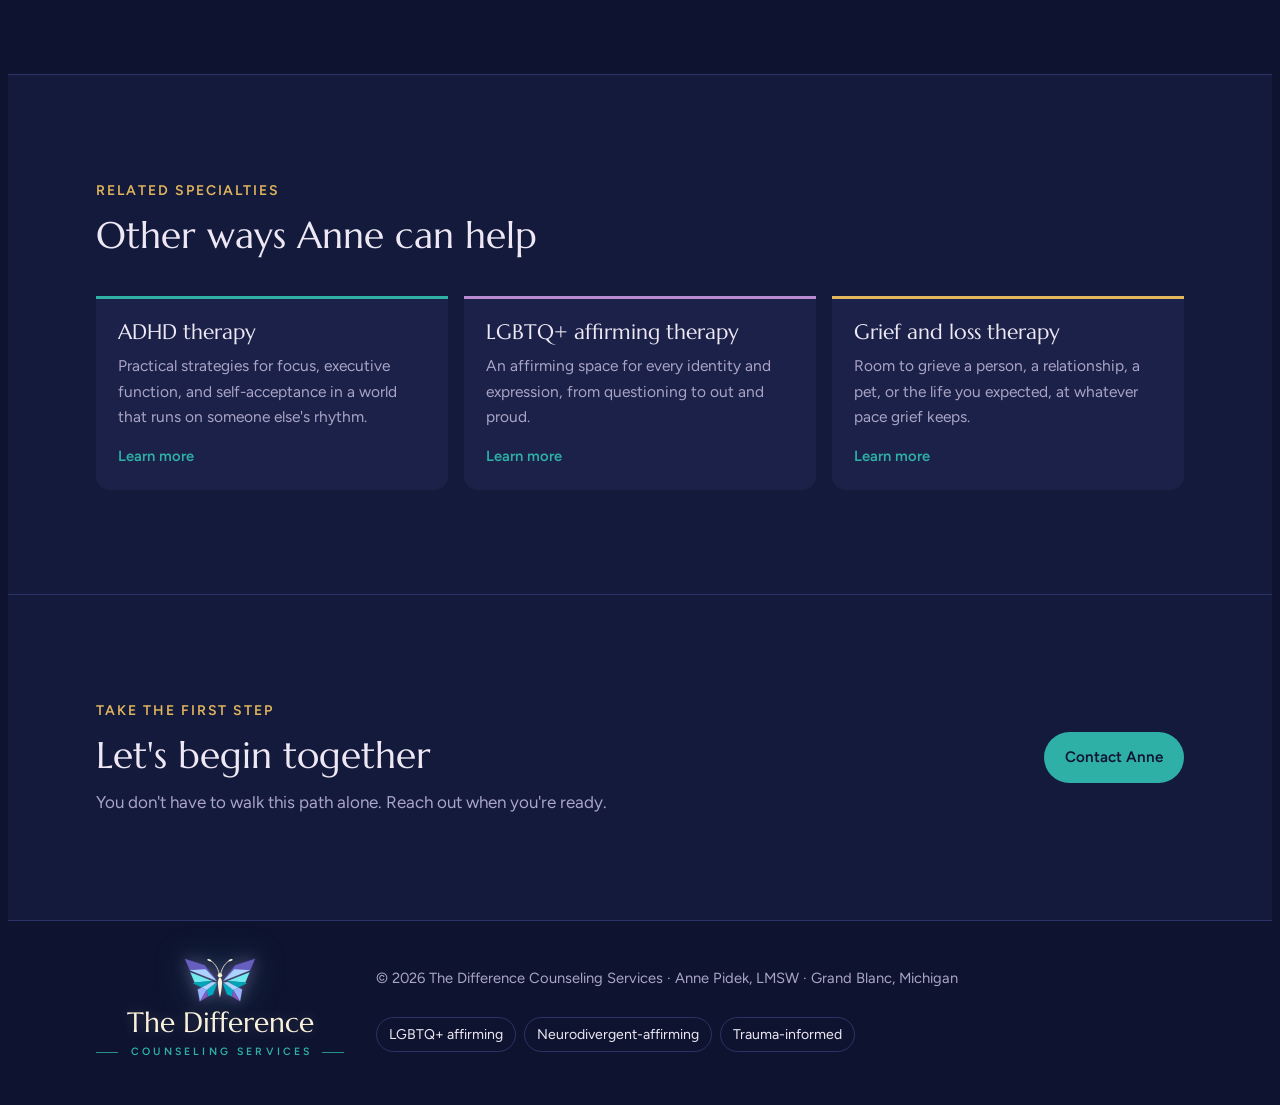
<file: autism-therapy.html>
<!doctype html>
<html lang="en">
<head>
<meta charset="utf-8">
<meta name="viewport" content="width=device-width, initial-scale=1, viewport-fit=cover">
<title>Autism-Affirming Therapy in Grand Blanc, MI | The Difference</title>
<meta name="claude:viewport-fit-sides" content="cover">
<meta name="color-scheme" content="dark">
<meta name="theme-color" content="#0e1430">
<link rel="icon" href="favicon.svg" type="image/svg+xml">
<link rel="icon" href="favicon.ico" sizes="48x48">
<link rel="apple-touch-icon" href="apple-touch-icon.png">
<meta name="description" content="Neurodivergent-affirming therapy for autistic teens and adults, including late-identified people. In person in Grand Blanc, MI and by telehealth in Michigan.">
<meta name="robots" content="index,follow,max-image-preview:large">
<link rel="canonical" href="https://thedifferencecounselingpllc.com/autism-therapy.html">
<meta property="og:type" content="website">
<meta property="og:site_name" content="The Difference Counseling Services">
<meta property="og:title" content="Autism-Affirming Therapy in Grand Blanc, MI | The Difference">
<meta property="og:description" content="Neurodivergent-affirming therapy for autistic teens and adults, including late-identified people. In person in Grand Blanc, MI and by telehealth in Michigan.">
<meta property="og:url" content="https://thedifferencecounselingpllc.com/autism-therapy.html">
<meta property="og:image" content="https://thedifferencecounselingpllc.com/og-image-v2.png">
<meta property="og:image:width" content="1200">
<meta property="og:image:height" content="630">
<meta property="og:image:alt" content="The Difference Counseling Services butterfly logo above Anne Pidek, LMSW, affirming therapy in Grand Blanc, Michigan">
<meta name="twitter:card" content="summary_large_image">
<meta name="twitter:title" content="Autism-Affirming Therapy in Grand Blanc, MI | The Difference">
<meta name="twitter:description" content="Neurodivergent-affirming therapy for autistic teens and adults, including late-identified people. In person in Grand Blanc, MI and by telehealth in Michigan.">
<meta name="twitter:image" content="https://thedifferencecounselingpllc.com/og-image-v2.png">
<script type="application/ld+json">{"@context":"https://schema.org","@type":"BreadcrumbList","itemListElement":[{"@type":"ListItem","position":1,"name":"Home","item":"https://thedifferencecounselingpllc.com/"},{"@type":"ListItem","position":2,"name":"Specialties","item":"https://thedifferencecounselingpllc.com/specialties.html"},{"@type":"ListItem","position":3,"name":"Autism-affirming therapy","item":"https://thedifferencecounselingpllc.com/autism-therapy.html"}]}</script>
<link rel="preconnect" href="https://fonts.googleapis.com">
<link rel="preconnect" href="https://fonts.gstatic.com" crossorigin>
<link rel="stylesheet" href="https://fonts.googleapis.com/css2?family=Marcellus&family=Figtree:ital,wght@0,400;0,500;0,600;0,700;1,400&display=swap">
<link rel="stylesheet" href="styles.css?v=20261114a">

</head>
<body>
<a class="skip-link" href="#main">Skip to main content</a>
<header class="site-head">
  <div class="wrap head-inner">
    <a class="brand" href="index.html" aria-label="The Difference Counseling Services, home">
      <img class="brand-mark" src="images/butterfly.svg" width="52" height="32" alt="">
      <span class="brand-name">The Difference<small>Counseling Services</small></span>
    </a>
    <button class="menu-btn" id="menu-btn" aria-expanded="false" aria-controls="nav">Menu</button>
    <nav class="nav" id="nav" aria-label="Main">
      <a href="about.html">About Anne</a>
      <a href="specialties.html" aria-current="page">Specialties</a>
      <a href="supervision.html">Supervision</a>
      <a href="khufu.html">Khufu</a>
      <a href="fees.html">Fees</a>
      <a class="btn btn-primary" href="contact.html">Contact Anne</a>
    </nav>
  </div>
</header>

<main id="main" tabindex="-1">
<section class="topic-hero">
  <div class="wrap">
    <nav class="crumbs" aria-label="Breadcrumb"><ol><li><a href="index.html">Home</a></li><li><a href="specialties.html">Specialties</a></li><li aria-current="page">Autism-affirming therapy</li></ol></nav>
    <div class="sec-head topic-head">
      <span class="eyebrow">Neurodivergent-affirming care</span>
      <h1>Autism-affirming therapy<span class="sr-only"> in Grand Blanc, Michigan</span></h1>
      <p class="lede">Therapy with Anne honors how your brain works. The goal is a life that fits you, with less exhaustion, more ease, and support on your own terms. Nobody is trying to make you look less autistic.</p>
    </div>
    <div class="hero-actions">
      <a class="btn btn-primary" href="tel:+18102461948">Call (810) 246-1948</a>
      <a class="btn btn-ghost" href="contact.html">Email Anne</a>
    </div>
  </div>
</section>

<section class="topic-body">
  <div class="wrap topic-grid">
    <div class="topic-main">
      <div class="topic-block">
        <h2>Who this is for</h2>
        <p>Autistic teens and adults, including people who were identified later in life and people who are still wondering whether they are autistic. You do not need a formal diagnosis to start therapy or to be taken seriously.</p>
      </div>
      <div class="topic-block">
        <h2>What people often bring to sessions</h2>
        <ul class="ticks"><li>Burnout and the exhaustion of masking at work, school, or home</li><li>Sensory overload, meltdowns, and shutdowns</li><li>Anxiety and depression that come from living in a world built for other brains</li><li>Misunderstandings in relationships, friendships, and workplaces</li><li>Making sense of a recent diagnosis or a lifetime of feeling different</li><li>Executive function, routines, and transitions</li></ul>
      </div>
      <div class="topic-block">
        <h2>How Anne works</h2>
        <p>Anne starts from your strengths and what you want to change, if anything. Sessions are direct and clear, and you are welcome to say what helps you communicate best. Sessions can adapt, with more structure or less, breaks when you need them, or telehealth from a space that feels comfortable.</p>
        <p>There is no pressure to make eye contact, sit still, or explain yourself in a way that does not fit how you think.</p>
      </div>
      <div class="topic-block">
        <h2>Common questions</h2>
        <div class="faq-list">
          <details class="faq-item">
            <summary>Does Anne provide autism evaluations?</summary>
            <div class="faq-a"><p>Anne does not do formal autism evaluations herself, and you do not need one to start therapy. If you would like an evaluation, she can refer you to providers who offer them.</p></div>
          </details>
          <details class="faq-item">
            <summary>Can I do sessions by telehealth?</summary>
            <div class="faq-a"><p>Yes. Many autistic clients prefer telehealth from their own space. Anne sees clients by secure video anywhere in Michigan, and in person in Grand Blanc.</p></div>
          </details>
        </div>
      </div>
    </div>
    <aside class="topic-aside" aria-labelledby="aside-title-autism-therapy">
      <h2 class="aside-title" id="aside-title-autism-therapy">Working with Anne</h2>
      <dl class="aside-facts">
        <div><dt>Who</dt><dd>Teens and adults</dd></div>
        <div><dt>Where</dt><dd>In person in Grand Blanc, or telehealth anywhere in Michigan</dd></div>
        <div><dt>Cost</dt><dd>Most major insurance accepted; self-pay $200 per session</dd></div>
        <div><dt>Approach</dt><dd>Affirming, trauma-informed, and led by you</dd></div>
      </dl>
      <a class="btn btn-primary" href="contact.html">Contact Anne</a>
      <a class="aside-link" href="fees.html">Fees and insurance details</a>
    </aside>
  </div>
</section>

<section class="related">
  <div class="wrap">
    <div class="sec-head">
      <span class="eyebrow">Related specialties</span>
      <h2>Other ways Anne can help</h2>
    </div>
    <div class="explore">
      <a class="spec" href="adhd-therapy.html"><h3>ADHD therapy</h3><p>Practical strategies for focus, executive function, and self-acceptance in a world that runs on someone else's rhythm.</p><span class="more">Learn more</span></a>
      <a class="spec" href="lgbtq-therapy.html"><h3>LGBTQ+ affirming therapy</h3><p>An affirming space for every identity and expression, from questioning to out and proud.</p><span class="more">Learn more</span></a>
      <a class="spec" href="grief-therapy.html"><h3>Grief and loss therapy</h3><p>Room to grieve a person, a relationship, a pet, or the life you expected, at whatever pace grief keeps.</p><span class="more">Learn more</span></a>
    </div>
  </div>
</section>

<section class="cta-band">
  <div class="wrap teaser">
    <div class="sec-head">
      <span class="eyebrow">Take the first step</span>
      <h2>Let's begin together</h2>
      <p class="lede">You don't have to walk this path alone. Reach out when you're ready.</p>
    </div>
    <a class="btn btn-primary" href="contact.html">Contact Anne</a>
  </div>
</section>
</main>

<footer>
  <div class="wrap foot">
    <div class="foot-lockup">
      <img src="images/butterfly.svg" width="72" height="45" alt="" loading="lazy">
      <span class="fl-name">The Difference</span>
      <span class="fl-tag">Counseling Services</span>
    </div>
    <span>© 2026 The Difference Counseling Services · Anne Pidek, LMSW · Grand Blanc, Michigan</span>
    <span class="badges"><span class="chip">LGBTQ+ affirming</span><span class="chip">Neurodivergent-affirming</span><span class="chip">Trauma-informed</span></span>
  </div>
</footer>

<script>
(function(){
  var btn=document.getElementById('menu-btn'), nav=document.getElementById('nav');
  btn.addEventListener('click',function(){var o=nav.classList.toggle('open');btn.setAttribute('aria-expanded',o);btn.textContent=o?'Close':'Menu';});
  nav.addEventListener('click',function(e){if(e.target.tagName==='A'){nav.classList.remove('open');btn.setAttribute('aria-expanded','false');btn.textContent='Menu';}});
  document.querySelectorAll('.copy').forEach(function(b){
    b.addEventListener('click',function(){
      var t=b.getAttribute('data-copy');
      function say(m){var st=document.getElementById('copy-status');if(st){st.textContent='';setTimeout(function(){st.textContent=m;},50);}}
      function done(){say((b.id==='copy-phone'?'Phone number':'Email address')+' copied');b.textContent='Copied';setTimeout(function(){b.textContent='Copy';},1800);}
      function fallback(){var v=b.parentNode.querySelector('.val');var r=document.createRange();r.selectNodeContents(v);var s=getSelection();s.removeAllRanges();s.addRange(r);say('Copy unavailable. The text is selected, so press Control C or Command C to copy it.');b.textContent='Selected';setTimeout(function(){b.textContent='Copy';},1800);}
      try{navigator.clipboard.writeText(t).then(done,fallback);}catch(e){fallback();}
    });
  });
})();
</script>
</body>
</html>
</file>
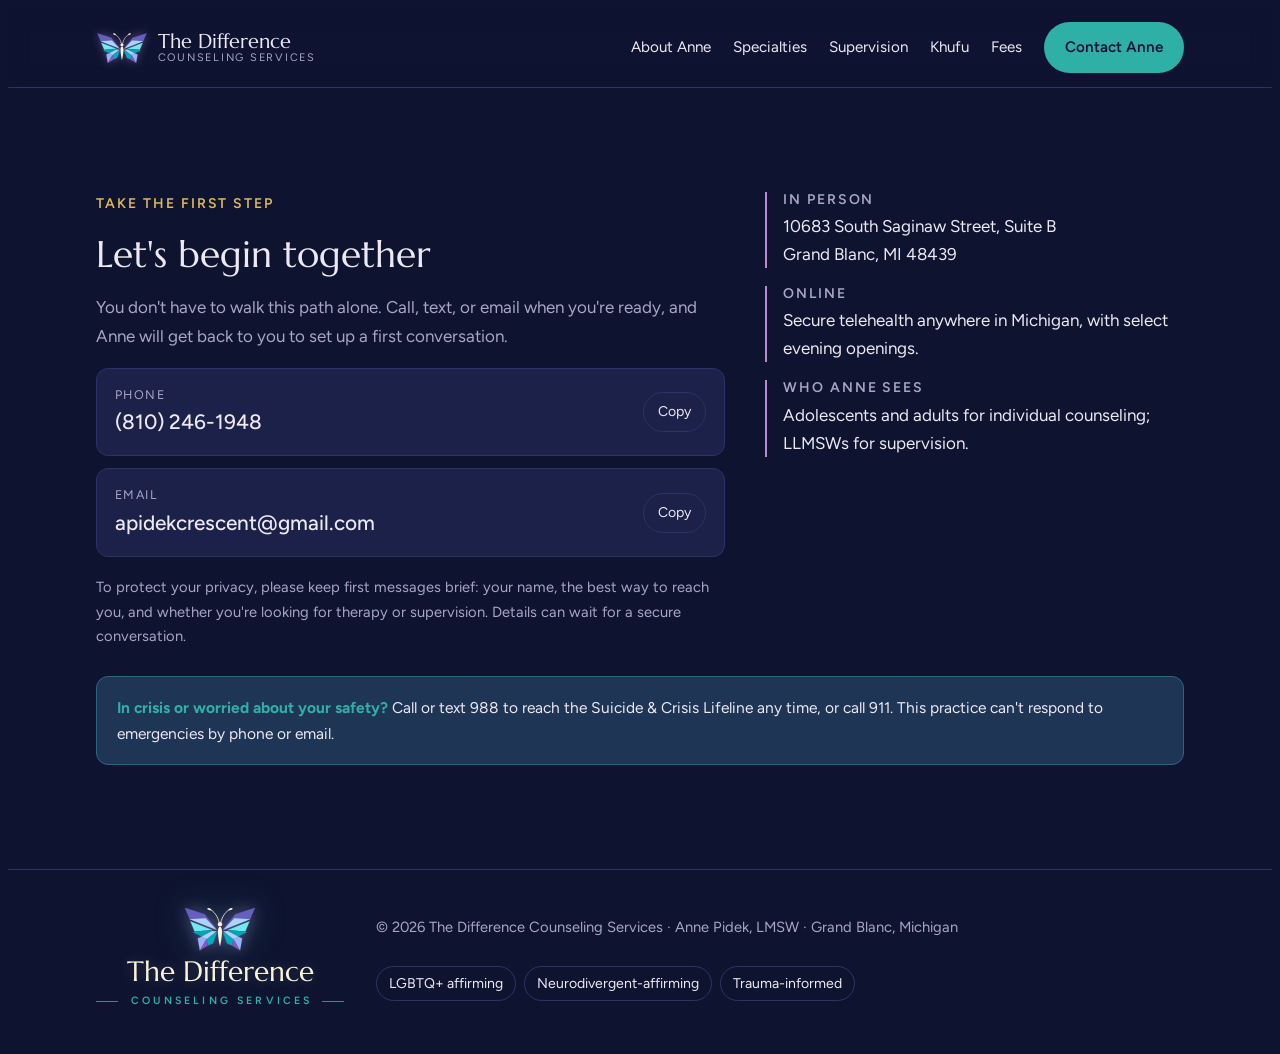
<file: contact.html>
<!doctype html>
<html lang="en">
<head>
<meta charset="utf-8">
<meta name="viewport" content="width=device-width, initial-scale=1, viewport-fit=cover">
<title>Contact Anne Pidek, LMSW | The Difference Counseling</title>
<meta name="claude:viewport-fit-sides" content="cover">
<meta name="color-scheme" content="dark">
<meta name="theme-color" content="#0e1430">
<link rel="icon" href="favicon.svg" type="image/svg+xml">
<link rel="icon" href="favicon.ico" sizes="48x48">
<link rel="apple-touch-icon" href="apple-touch-icon.png">
<meta name="description" content="Call or email Anne Pidek, LMSW, to begin therapy in Grand Blanc, MI, or by telehealth across Michigan.">
<meta name="robots" content="index,follow,max-image-preview:large">
<link rel="canonical" href="https://thedifferencecounselingpllc.com/contact.html">
<meta property="og:type" content="website">
<meta property="og:site_name" content="The Difference Counseling Services">
<meta property="og:title" content="Contact Anne Pidek, LMSW | The Difference Counseling">
<meta property="og:description" content="Call or email Anne Pidek, LMSW, to begin therapy in Grand Blanc, MI, or by telehealth across Michigan.">
<meta property="og:url" content="https://thedifferencecounselingpllc.com/contact.html">
<meta property="og:image" content="https://thedifferencecounselingpllc.com/og-image-v2.png">
<meta property="og:image:width" content="1200">
<meta property="og:image:height" content="630">
<meta property="og:image:alt" content="The Difference Counseling Services butterfly logo above Anne Pidek, LMSW, affirming therapy in Grand Blanc, Michigan">
<meta name="twitter:card" content="summary_large_image">
<meta name="twitter:title" content="Contact Anne Pidek, LMSW | The Difference Counseling">
<meta name="twitter:description" content="Call or email Anne Pidek, LMSW, to begin therapy in Grand Blanc, MI, or by telehealth across Michigan.">
<meta name="twitter:image" content="https://thedifferencecounselingpllc.com/og-image-v2.png">
<script type="application/ld+json">{"@context":"https://schema.org","@type":"BreadcrumbList","itemListElement":[{"@type":"ListItem","position":1,"name":"Home","item":"https://thedifferencecounselingpllc.com/"},{"@type":"ListItem","position":2,"name":"Contact Anne Pidek, LMSW","item":"https://thedifferencecounselingpllc.com/contact.html"}]}</script>
<link rel="preconnect" href="https://fonts.googleapis.com">
<link rel="preconnect" href="https://fonts.gstatic.com" crossorigin>
<link rel="stylesheet" href="https://fonts.googleapis.com/css2?family=Marcellus&family=Figtree:ital,wght@0,400;0,500;0,600;0,700;1,400&display=swap">
<link rel="stylesheet" href="styles.css?v=20261114a">

</head>
<body>
<a class="skip-link" href="#main">Skip to main content</a>
<header class="site-head">
  <div class="wrap head-inner">
    <a class="brand" href="index.html" aria-label="The Difference Counseling Services, home">
      <img class="brand-mark" src="images/butterfly.svg" width="52" height="32" alt="">
      <span class="brand-name">The Difference<small>Counseling Services</small></span>
    </a>
    <button class="menu-btn" id="menu-btn" aria-expanded="false" aria-controls="nav">Menu</button>
    <nav class="nav" id="nav" aria-label="Main">
      <a href="about.html">About Anne</a>
      <a href="specialties.html">Specialties</a>
      <a href="supervision.html">Supervision</a>
      <a href="khufu.html">Khufu</a>
      <a href="fees.html">Fees</a>
      <a class="btn btn-primary" href="contact.html" aria-current="page">Contact Anne</a>
    </nav>
  </div>
</header>

<main id="main" tabindex="-1">
<!-- CONTACT -->
<section id="contact">
  <div class="wrap contact-grid">
    <div class="contact-copy">
      <span class="eyebrow">Take the first step</span>
      <h1><span class="sr-only">Contact Anne Pidek, LMSW: </span>Let's begin together</h1>
      <p class="lede">You don't have to walk this path alone. Call, text, or email when you're ready, and Anne will get back to you to set up a first conversation.</p>
      <div class="lines">
        <span class="sr-only" role="status" aria-live="polite" id="copy-status"></span>
        <div class="cline">
          <div><span class="lbl">Phone</span><span class="val"><a href="tel:+18102461948">(810) 246-1948</a></span></div>
          <button class="copy" type="button" data-copy="(810) 246-1948" id="copy-phone" aria-label="Copy phone number">Copy</button>
        </div>
        <div class="cline">
          <div><span class="lbl">Email</span><span class="val"><a href="mailto:apidekcrescent@gmail.com">apidekcrescent@gmail.com</a></span></div>
          <button class="copy" type="button" data-copy="apidekcrescent@gmail.com" id="copy-email" aria-label="Copy email address">Copy</button>
        </div>
      </div>
      <p class="privacy">To protect your privacy, please keep first messages brief: your name, the best way to reach you, and whether you're looking for therapy or supervision. Details can wait for a secure conversation.</p>
    </div>
    <div class="where">
      <div><h2>In person</h2><p>10683 South Saginaw Street, Suite B<br>Grand Blanc, MI 48439</p></div>
      <div><h2>Online</h2><p>Secure telehealth anywhere in Michigan, with select evening openings.</p></div>
      <div><h2>Who Anne sees</h2><p>Adolescents and adults for individual counseling; LLMSWs for supervision.</p></div>
    </div>
  </div>
  <div class="wrap">
    <p class="crisis"><b>In crisis or worried about your safety?</b> Call or text 988 to reach the Suicide &amp; Crisis Lifeline any time, or call 911. This practice can't respond to emergencies by phone or email.</p>
  </div>
</section>
</main>

<footer>
  <div class="wrap foot">
    <div class="foot-lockup">
      <img src="images/butterfly.svg" width="72" height="45" alt="" loading="lazy">
      <span class="fl-name">The Difference</span>
      <span class="fl-tag">Counseling Services</span>
    </div>
    <span>© 2026 The Difference Counseling Services · Anne Pidek, LMSW · Grand Blanc, Michigan</span>
    <span class="badges"><span class="chip">LGBTQ+ affirming</span><span class="chip">Neurodivergent-affirming</span><span class="chip">Trauma-informed</span></span>
  </div>
</footer>

<script>
(function(){
  var btn=document.getElementById('menu-btn'), nav=document.getElementById('nav');
  btn.addEventListener('click',function(){var o=nav.classList.toggle('open');btn.setAttribute('aria-expanded',o);btn.textContent=o?'Close':'Menu';});
  nav.addEventListener('click',function(e){if(e.target.tagName==='A'){nav.classList.remove('open');btn.setAttribute('aria-expanded','false');btn.textContent='Menu';}});
  document.querySelectorAll('.copy').forEach(function(b){
    b.addEventListener('click',function(){
      var t=b.getAttribute('data-copy');
      function say(m){var st=document.getElementById('copy-status');if(st){st.textContent='';setTimeout(function(){st.textContent=m;},50);}}
      function done(){say((b.id==='copy-phone'?'Phone number':'Email address')+' copied');b.textContent='Copied';setTimeout(function(){b.textContent='Copy';},1800);}
      function fallback(){var v=b.parentNode.querySelector('.val');var r=document.createRange();r.selectNodeContents(v);var s=getSelection();s.removeAllRanges();s.addRange(r);say('Copy unavailable. The text is selected, so press Control C or Command C to copy it.');b.textContent='Selected';setTimeout(function(){b.textContent='Copy';},1800);}
      try{navigator.clipboard.writeText(t).then(done,fallback);}catch(e){fallback();}
    });
  });
})();
</script>
</body>
</html>
</file>
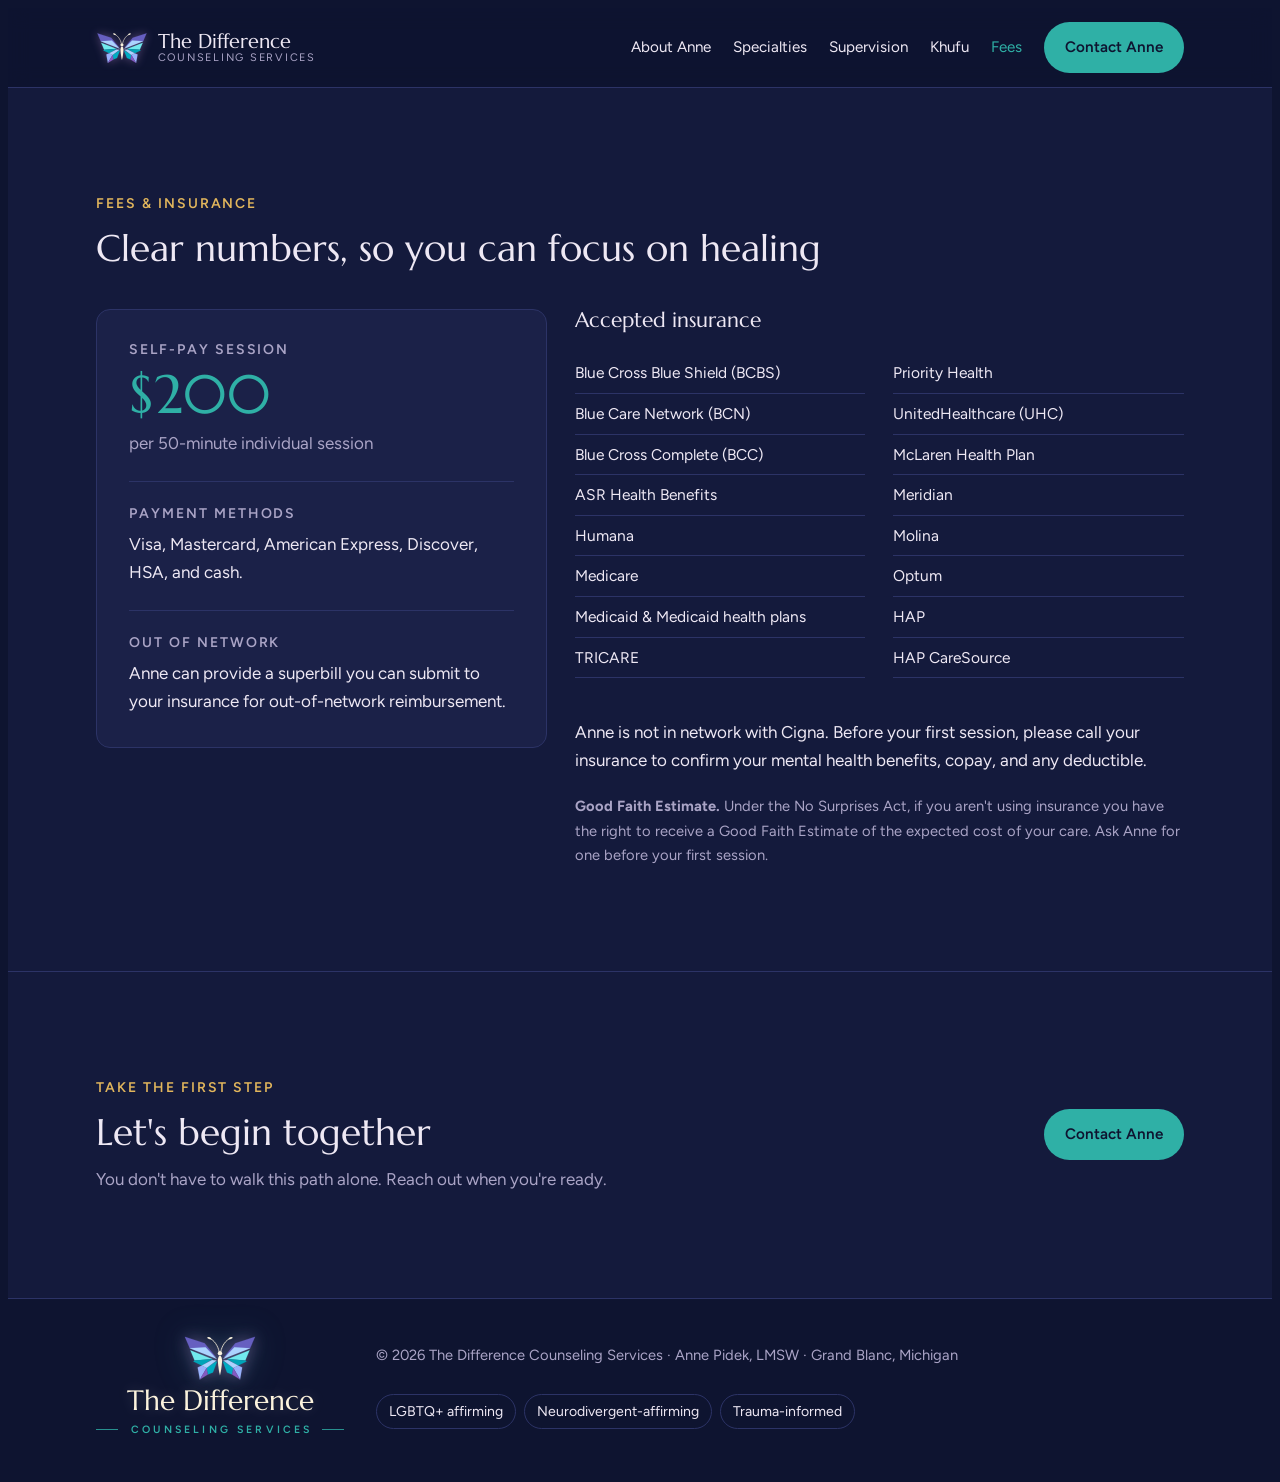
<file: fees.html>
<!doctype html>
<html lang="en">
<head>
<meta charset="utf-8">
<meta name="viewport" content="width=device-width, initial-scale=1, viewport-fit=cover">
<title>Therapy Fees &amp; Insurance | The Difference Counseling</title>
<meta name="claude:viewport-fit-sides" content="cover">
<meta name="color-scheme" content="dark">
<meta name="theme-color" content="#0e1430">
<link rel="icon" href="favicon.svg" type="image/svg+xml">
<link rel="icon" href="favicon.ico" sizes="48x48">
<link rel="apple-touch-icon" href="apple-touch-icon.png">
<meta name="description" content="Self-pay rate of $200 per session, accepted insurance plans, and payment methods for therapy with Anne Pidek, LMSW in Grand Blanc, MI.">
<meta name="robots" content="index,follow,max-image-preview:large">
<link rel="canonical" href="https://thedifferencecounselingpllc.com/fees.html">
<meta property="og:type" content="website">
<meta property="og:site_name" content="The Difference Counseling Services">
<meta property="og:title" content="Therapy Fees &amp; Insurance | The Difference Counseling">
<meta property="og:description" content="Self-pay rate of $200 per session, accepted insurance plans, and payment methods for therapy with Anne Pidek, LMSW in Grand Blanc, MI.">
<meta property="og:url" content="https://thedifferencecounselingpllc.com/fees.html">
<meta property="og:image" content="https://thedifferencecounselingpllc.com/og-image-v2.png">
<meta property="og:image:width" content="1200">
<meta property="og:image:height" content="630">
<meta property="og:image:alt" content="The Difference Counseling Services butterfly logo above Anne Pidek, LMSW, affirming therapy in Grand Blanc, Michigan">
<meta name="twitter:card" content="summary_large_image">
<meta name="twitter:title" content="Therapy Fees &amp; Insurance | The Difference Counseling">
<meta name="twitter:description" content="Self-pay rate of $200 per session, accepted insurance plans, and payment methods for therapy with Anne Pidek, LMSW in Grand Blanc, MI.">
<meta name="twitter:image" content="https://thedifferencecounselingpllc.com/og-image-v2.png">
<script type="application/ld+json">{"@context":"https://schema.org","@type":"BreadcrumbList","itemListElement":[{"@type":"ListItem","position":1,"name":"Home","item":"https://thedifferencecounselingpllc.com/"},{"@type":"ListItem","position":2,"name":"Therapy Fees & Insurance","item":"https://thedifferencecounselingpllc.com/fees.html"}]}</script>
<link rel="preconnect" href="https://fonts.googleapis.com">
<link rel="preconnect" href="https://fonts.gstatic.com" crossorigin>
<link rel="stylesheet" href="https://fonts.googleapis.com/css2?family=Marcellus&family=Figtree:ital,wght@0,400;0,500;0,600;0,700;1,400&display=swap">
<link rel="stylesheet" href="styles.css?v=20261114a">

</head>
<body>
<a class="skip-link" href="#main">Skip to main content</a>
<header class="site-head">
  <div class="wrap head-inner">
    <a class="brand" href="index.html" aria-label="The Difference Counseling Services, home">
      <img class="brand-mark" src="images/butterfly.svg" width="52" height="32" alt="">
      <span class="brand-name">The Difference<small>Counseling Services</small></span>
    </a>
    <button class="menu-btn" id="menu-btn" aria-expanded="false" aria-controls="nav">Menu</button>
    <nav class="nav" id="nav" aria-label="Main">
      <a href="about.html">About Anne</a>
      <a href="specialties.html">Specialties</a>
      <a href="supervision.html">Supervision</a>
      <a href="khufu.html">Khufu</a>
      <a href="fees.html" aria-current="page">Fees</a>
      <a class="btn btn-primary" href="contact.html">Contact Anne</a>
    </nav>
  </div>
</header>

<main id="main" tabindex="-1">
<!-- FEES -->
<section class="fees" id="fees">
  <div class="wrap">
    <div class="sec-head">
      <span class="eyebrow">Fees &amp; insurance</span>
      <h1><span class="sr-only">Therapy fees and insurance in Grand Blanc: </span>Clear numbers, so you can focus on healing</h1>
    </div>
    <div class="fee-grid">
      <div class="rate">
        <h2>Self-pay session</h2>
        <span class="price">$200</span>
        <span class="unit">per 50-minute individual session</span>
        <hr>
        <h2>Payment methods</h2>
        <p>Visa, Mastercard, American Express, Discover, HSA, and cash.</p>
        <hr>
        <h2>Out of network</h2>
        <p>Anne can provide a superbill you can submit to your insurance for out-of-network reimbursement.</p>
      </div>
      <div class="fee-side">
        <h2>Accepted insurance</h2>
        <ul class="ins">
          <li>Blue Cross Blue Shield (BCBS)</li><li>Blue Care Network (BCN)</li><li>Blue Cross Complete (BCC)</li><li>ASR Health Benefits</li><li>Humana</li><li>Medicare</li><li>Medicaid &amp; Medicaid health plans</li><li>TRICARE</li><li>Priority Health</li><li>UnitedHealthcare (UHC)</li><li>McLaren Health Plan</li><li>Meridian</li><li>Molina</li><li>Optum</li><li>HAP</li><li>HAP CareSource</li>
        </ul>
        <p>Anne is not in network with Cigna. Before your first session, please call your insurance to confirm your mental health benefits, copay, and any deductible.</p>
        <p class="gfe"><b>Good Faith Estimate.</b> Under the No Surprises Act, if you aren't using insurance you have the right to receive a Good Faith Estimate of the expected cost of your care. Ask Anne for one before your first session.</p>
      </div>
    </div>
  </div>
</section>

<section class="cta-band">
  <div class="wrap teaser">
    <div class="sec-head">
      <span class="eyebrow">Take the first step</span>
      <h2>Let's begin together</h2>
      <p class="lede">You don't have to walk this path alone. Reach out when you're ready.</p>
    </div>
    <a class="btn btn-primary" href="contact.html">Contact Anne</a>
  </div>
</section>
</main>

<footer>
  <div class="wrap foot">
    <div class="foot-lockup">
      <img src="images/butterfly.svg" width="72" height="45" alt="" loading="lazy">
      <span class="fl-name">The Difference</span>
      <span class="fl-tag">Counseling Services</span>
    </div>
    <span>© 2026 The Difference Counseling Services · Anne Pidek, LMSW · Grand Blanc, Michigan</span>
    <span class="badges"><span class="chip">LGBTQ+ affirming</span><span class="chip">Neurodivergent-affirming</span><span class="chip">Trauma-informed</span></span>
  </div>
</footer>

<script>
(function(){
  var btn=document.getElementById('menu-btn'), nav=document.getElementById('nav');
  btn.addEventListener('click',function(){var o=nav.classList.toggle('open');btn.setAttribute('aria-expanded',o);btn.textContent=o?'Close':'Menu';});
  nav.addEventListener('click',function(e){if(e.target.tagName==='A'){nav.classList.remove('open');btn.setAttribute('aria-expanded','false');btn.textContent='Menu';}});
  document.querySelectorAll('.copy').forEach(function(b){
    b.addEventListener('click',function(){
      var t=b.getAttribute('data-copy');
      function say(m){var st=document.getElementById('copy-status');if(st){st.textContent='';setTimeout(function(){st.textContent=m;},50);}}
      function done(){say((b.id==='copy-phone'?'Phone number':'Email address')+' copied');b.textContent='Copied';setTimeout(function(){b.textContent='Copy';},1800);}
      function fallback(){var v=b.parentNode.querySelector('.val');var r=document.createRange();r.selectNodeContents(v);var s=getSelection();s.removeAllRanges();s.addRange(r);say('Copy unavailable. The text is selected, so press Control C or Command C to copy it.');b.textContent='Selected';setTimeout(function(){b.textContent='Copy';},1800);}
      try{navigator.clipboard.writeText(t).then(done,fallback);}catch(e){fallback();}
    });
  });
})();
</script>
</body>
</html>
</file>
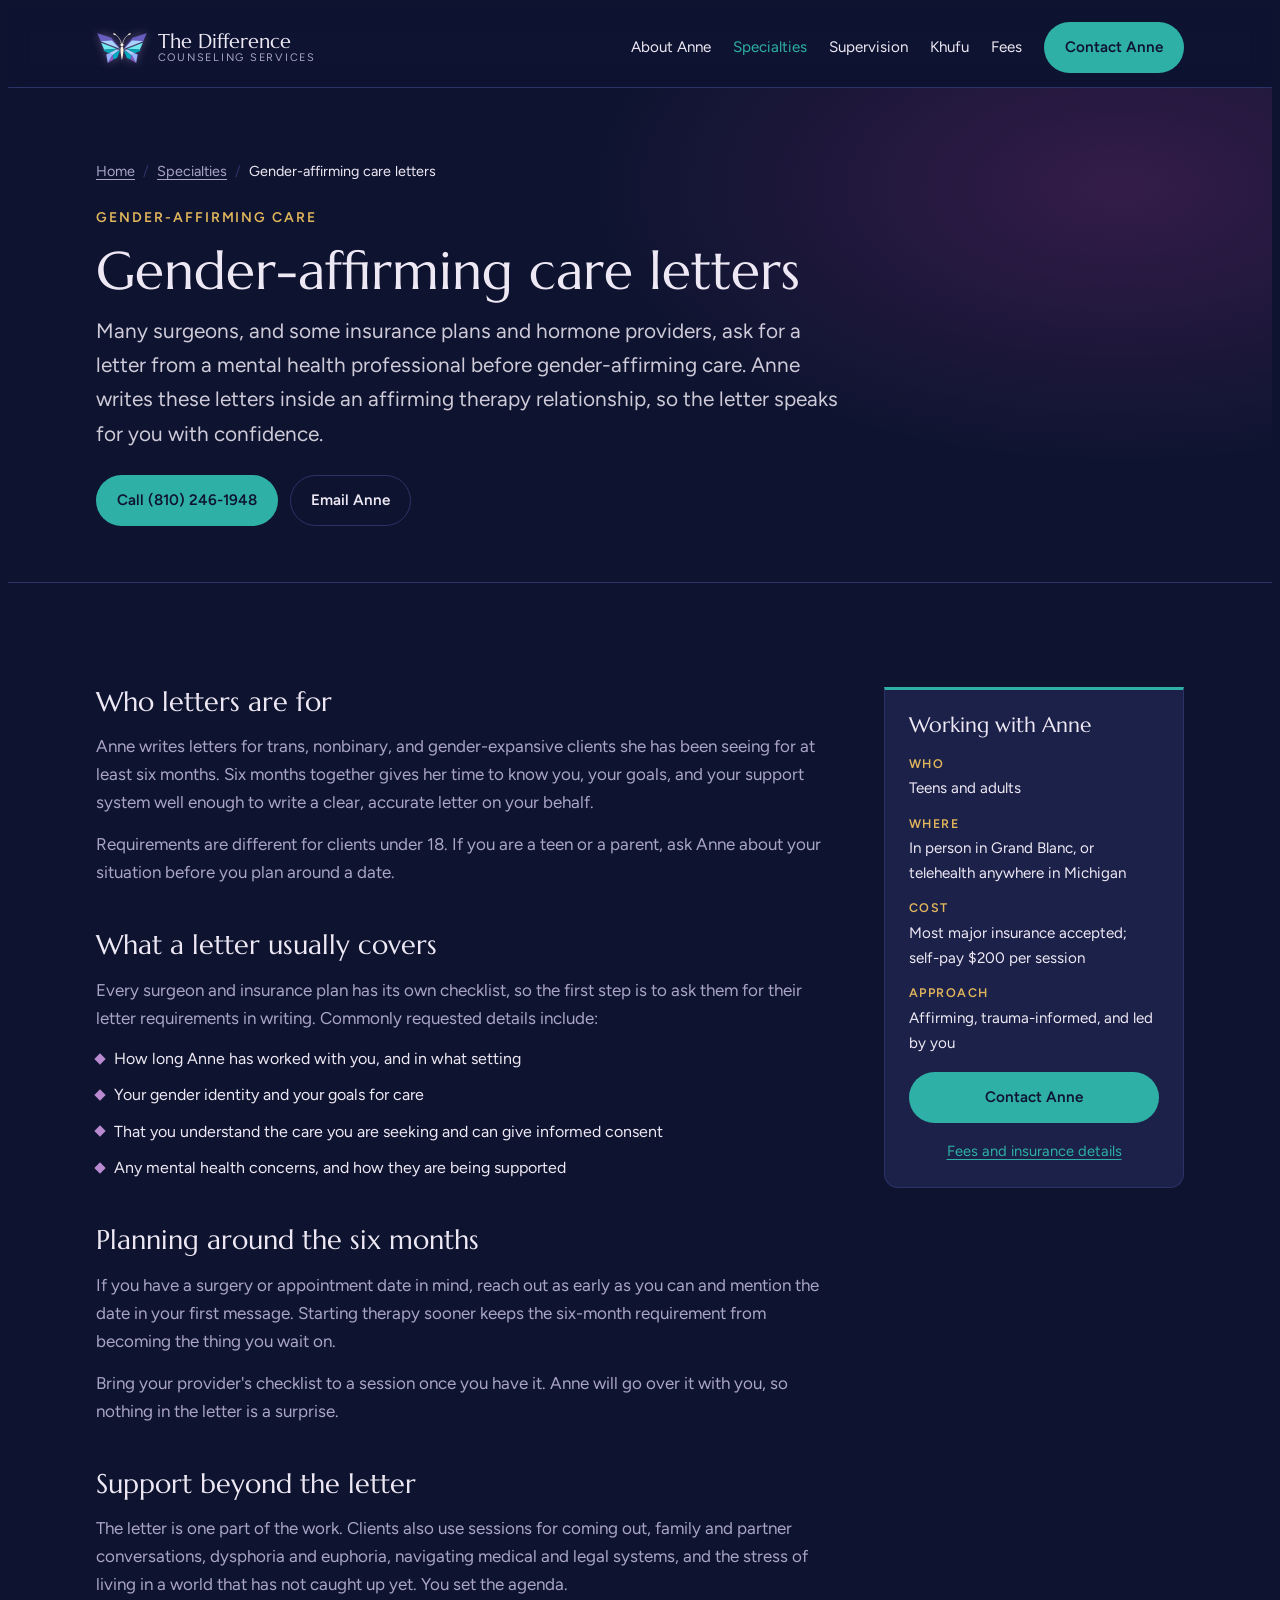
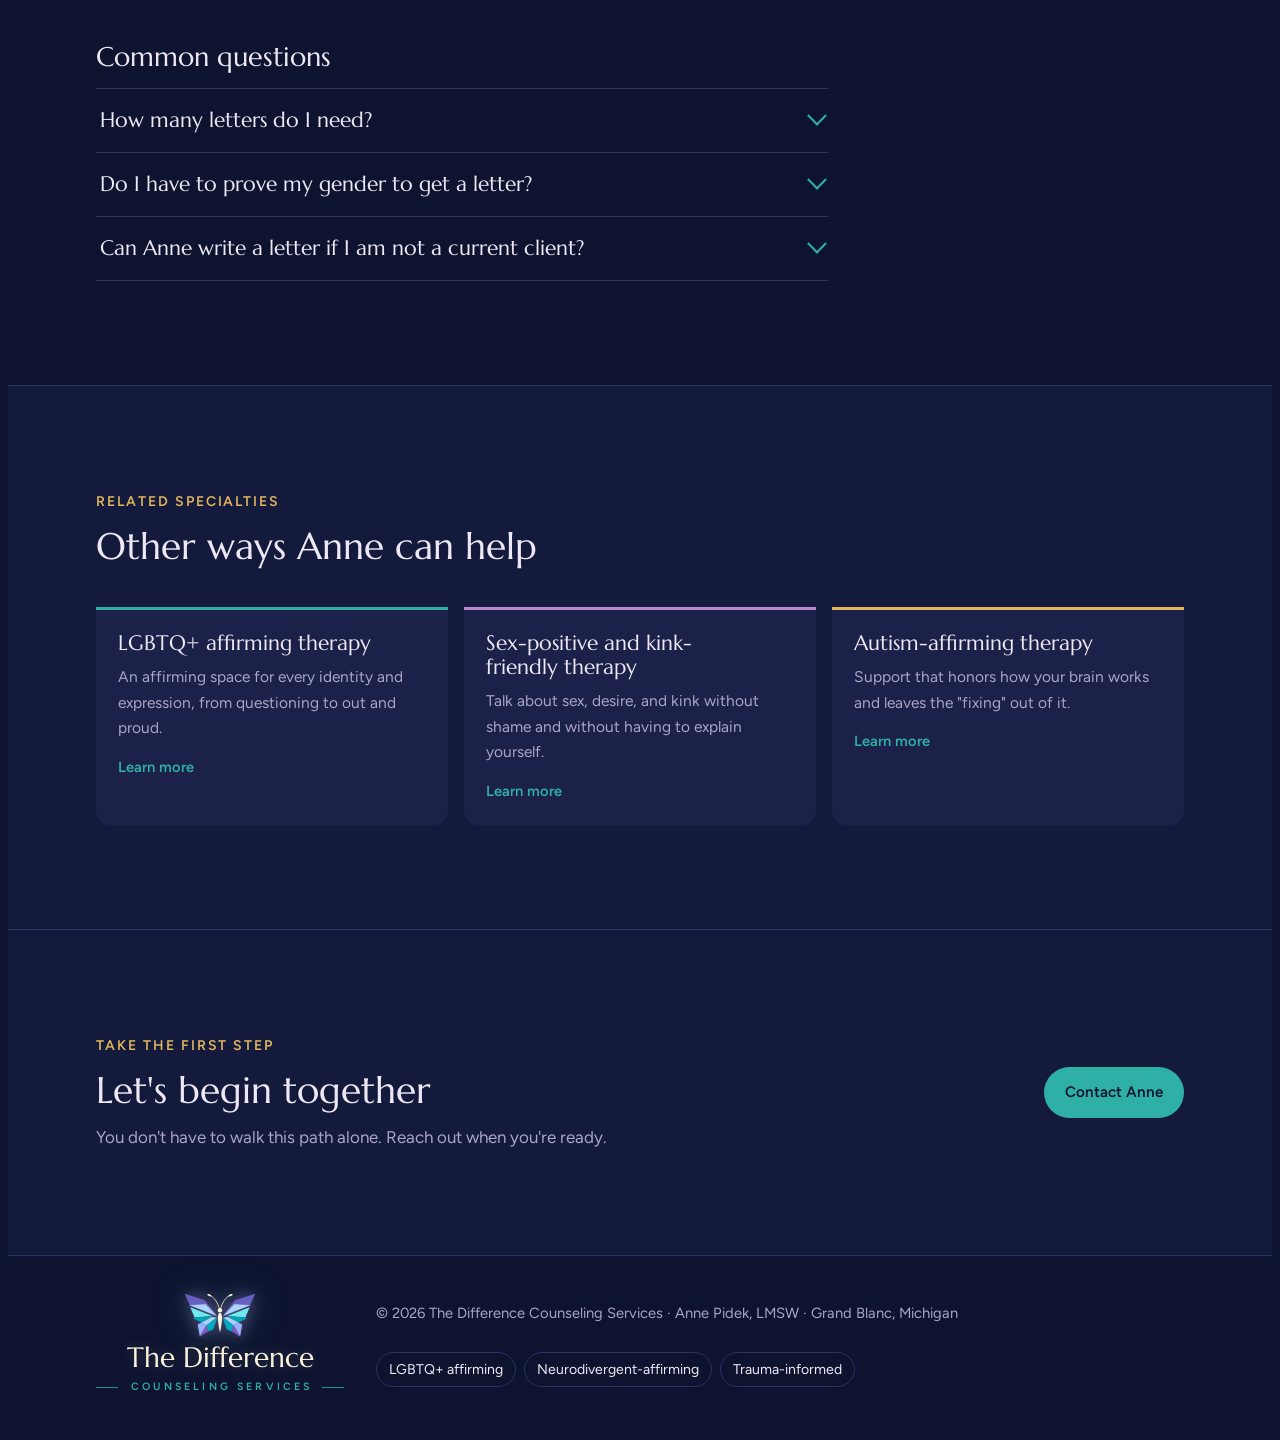
<file: gender-affirming-letters.html>
<!doctype html>
<html lang="en">
<head>
<meta charset="utf-8">
<meta name="viewport" content="width=device-width, initial-scale=1, viewport-fit=cover">
<title>Gender-Affirming Care Letters, Grand Blanc MI | The Difference</title>
<meta name="claude:viewport-fit-sides" content="cover">
<meta name="color-scheme" content="dark">
<meta name="theme-color" content="#0e1430">
<link rel="icon" href="favicon.svg" type="image/svg+xml">
<link rel="icon" href="favicon.ico" sizes="48x48">
<link rel="apple-touch-icon" href="apple-touch-icon.png">
<meta name="description" content="Letters for gender-affirming hormones and surgery from Anne Pidek, LMSW, for clients she has seen six months or more. Grand Blanc and telehealth in Michigan.">
<meta name="robots" content="index,follow,max-image-preview:large">
<link rel="canonical" href="https://thedifferencecounselingpllc.com/gender-affirming-letters.html">
<meta property="og:type" content="website">
<meta property="og:site_name" content="The Difference Counseling Services">
<meta property="og:title" content="Gender-Affirming Care Letters, Grand Blanc MI | The Difference">
<meta property="og:description" content="Letters for gender-affirming hormones and surgery from Anne Pidek, LMSW, for clients she has seen six months or more. Grand Blanc and telehealth in Michigan.">
<meta property="og:url" content="https://thedifferencecounselingpllc.com/gender-affirming-letters.html">
<meta property="og:image" content="https://thedifferencecounselingpllc.com/og-image-v2.png">
<meta property="og:image:width" content="1200">
<meta property="og:image:height" content="630">
<meta property="og:image:alt" content="The Difference Counseling Services butterfly logo above Anne Pidek, LMSW, affirming therapy in Grand Blanc, Michigan">
<meta name="twitter:card" content="summary_large_image">
<meta name="twitter:title" content="Gender-Affirming Care Letters, Grand Blanc MI | The Difference">
<meta name="twitter:description" content="Letters for gender-affirming hormones and surgery from Anne Pidek, LMSW, for clients she has seen six months or more. Grand Blanc and telehealth in Michigan.">
<meta name="twitter:image" content="https://thedifferencecounselingpllc.com/og-image-v2.png">
<script type="application/ld+json">{"@context":"https://schema.org","@type":"BreadcrumbList","itemListElement":[{"@type":"ListItem","position":1,"name":"Home","item":"https://thedifferencecounselingpllc.com/"},{"@type":"ListItem","position":2,"name":"Specialties","item":"https://thedifferencecounselingpllc.com/specialties.html"},{"@type":"ListItem","position":3,"name":"Gender-affirming care letters","item":"https://thedifferencecounselingpllc.com/gender-affirming-letters.html"}]}</script>
<link rel="preconnect" href="https://fonts.googleapis.com">
<link rel="preconnect" href="https://fonts.gstatic.com" crossorigin>
<link rel="stylesheet" href="https://fonts.googleapis.com/css2?family=Marcellus&family=Figtree:ital,wght@0,400;0,500;0,600;0,700;1,400&display=swap">
<link rel="stylesheet" href="styles.css?v=20261114a">

</head>
<body>
<a class="skip-link" href="#main">Skip to main content</a>
<header class="site-head">
  <div class="wrap head-inner">
    <a class="brand" href="index.html" aria-label="The Difference Counseling Services, home">
      <img class="brand-mark" src="images/butterfly.svg" width="52" height="32" alt="">
      <span class="brand-name">The Difference<small>Counseling Services</small></span>
    </a>
    <button class="menu-btn" id="menu-btn" aria-expanded="false" aria-controls="nav">Menu</button>
    <nav class="nav" id="nav" aria-label="Main">
      <a href="about.html">About Anne</a>
      <a href="specialties.html" aria-current="page">Specialties</a>
      <a href="supervision.html">Supervision</a>
      <a href="khufu.html">Khufu</a>
      <a href="fees.html">Fees</a>
      <a class="btn btn-primary" href="contact.html">Contact Anne</a>
    </nav>
  </div>
</header>

<main id="main" tabindex="-1">
<section class="topic-hero">
  <div class="wrap">
    <nav class="crumbs" aria-label="Breadcrumb"><ol><li><a href="index.html">Home</a></li><li><a href="specialties.html">Specialties</a></li><li aria-current="page">Gender-affirming care letters</li></ol></nav>
    <div class="sec-head topic-head">
      <span class="eyebrow">Gender-affirming care</span>
      <h1>Gender-affirming care letters<span class="sr-only"> in Grand Blanc, Michigan</span></h1>
      <p class="lede">Many surgeons, and some insurance plans and hormone providers, ask for a letter from a mental health professional before gender-affirming care. Anne writes these letters inside an affirming therapy relationship, so the letter speaks for you with confidence.</p>
    </div>
    <div class="hero-actions">
      <a class="btn btn-primary" href="tel:+18102461948">Call (810) 246-1948</a>
      <a class="btn btn-ghost" href="contact.html">Email Anne</a>
    </div>
  </div>
</section>

<section class="topic-body">
  <div class="wrap topic-grid">
    <div class="topic-main">
      <div class="topic-block">
        <h2>Who letters are for</h2>
        <p>Anne writes letters for trans, nonbinary, and gender-expansive clients she has been seeing for at least six months. Six months together gives her time to know you, your goals, and your support system well enough to write a clear, accurate letter on your behalf.</p>
        <p>Requirements are different for clients under 18. If you are a teen or a parent, ask Anne about your situation before you plan around a date.</p>
      </div>
      <div class="topic-block">
        <h2>What a letter usually covers</h2>
        <p>Every surgeon and insurance plan has its own checklist, so the first step is to ask them for their letter requirements in writing. Commonly requested details include:</p>
        <ul class="ticks"><li>How long Anne has worked with you, and in what setting</li><li>Your gender identity and your goals for care</li><li>That you understand the care you are seeking and can give informed consent</li><li>Any mental health concerns, and how they are being supported</li></ul>
      </div>
      <div class="topic-block">
        <h2>Planning around the six months</h2>
        <p>If you have a surgery or appointment date in mind, reach out as early as you can and mention the date in your first message. Starting therapy sooner keeps the six-month requirement from becoming the thing you wait on.</p>
        <p>Bring your provider&#x27;s checklist to a session once you have it. Anne will go over it with you, so nothing in the letter is a surprise.</p>
      </div>
      <div class="topic-block">
        <h2>Support beyond the letter</h2>
        <p>The letter is one part of the work. Clients also use sessions for coming out, family and partner conversations, dysphoria and euphoria, navigating medical and legal systems, and the stress of living in a world that has not caught up yet. You set the agenda.</p>
      </div>
      <div class="topic-block">
        <h2>Common questions</h2>
        <div class="faq-list">
          <details class="faq-item">
            <summary>How many letters do I need?</summary>
            <div class="faq-a"><p>The WPATH Standards of Care, Version 8, recommends one letter for most gender-affirming surgeries, but some surgeons and insurance plans still ask for two. Check with yours before you start.</p></div>
          </details>
          <details class="faq-item">
            <summary>Do I have to prove my gender to get a letter?</summary>
            <div class="faq-a"><p>No. Anne&#x27;s role is to support you, understand your goals, and document that you are ready for the care you are choosing. Your identity is yours to name.</p></div>
          </details>
          <details class="faq-item">
            <summary>Can Anne write a letter if I am not a current client?</summary>
            <div class="faq-a"><p>No. Anne writes letters only for clients she has been seeing for at least six months.</p></div>
          </details>
        </div>
      </div>
    </div>
    <aside class="topic-aside" aria-labelledby="aside-title-gender-affirming-letters">
      <h2 class="aside-title" id="aside-title-gender-affirming-letters">Working with Anne</h2>
      <dl class="aside-facts">
        <div><dt>Who</dt><dd>Teens and adults</dd></div>
        <div><dt>Where</dt><dd>In person in Grand Blanc, or telehealth anywhere in Michigan</dd></div>
        <div><dt>Cost</dt><dd>Most major insurance accepted; self-pay $200 per session</dd></div>
        <div><dt>Approach</dt><dd>Affirming, trauma-informed, and led by you</dd></div>
      </dl>
      <a class="btn btn-primary" href="contact.html">Contact Anne</a>
      <a class="aside-link" href="fees.html">Fees and insurance details</a>
    </aside>
  </div>
</section>

<section class="related">
  <div class="wrap">
    <div class="sec-head">
      <span class="eyebrow">Related specialties</span>
      <h2>Other ways Anne can help</h2>
    </div>
    <div class="explore">
      <a class="spec" href="lgbtq-therapy.html"><h3>LGBTQ+ affirming therapy</h3><p>An affirming space for every identity and expression, from questioning to out and proud.</p><span class="more">Learn more</span></a>
      <a class="spec" href="sex-positive-therapy.html"><h3>Sex-positive and kink-friendly therapy</h3><p>Talk about sex, desire, and kink without shame and without having to explain yourself.</p><span class="more">Learn more</span></a>
      <a class="spec" href="autism-therapy.html"><h3>Autism-affirming therapy</h3><p>Support that honors how your brain works and leaves the "fixing" out of it.</p><span class="more">Learn more</span></a>
    </div>
  </div>
</section>

<section class="cta-band">
  <div class="wrap teaser">
    <div class="sec-head">
      <span class="eyebrow">Take the first step</span>
      <h2>Let's begin together</h2>
      <p class="lede">You don't have to walk this path alone. Reach out when you're ready.</p>
    </div>
    <a class="btn btn-primary" href="contact.html">Contact Anne</a>
  </div>
</section>
</main>

<footer>
  <div class="wrap foot">
    <div class="foot-lockup">
      <img src="images/butterfly.svg" width="72" height="45" alt="" loading="lazy">
      <span class="fl-name">The Difference</span>
      <span class="fl-tag">Counseling Services</span>
    </div>
    <span>© 2026 The Difference Counseling Services · Anne Pidek, LMSW · Grand Blanc, Michigan</span>
    <span class="badges"><span class="chip">LGBTQ+ affirming</span><span class="chip">Neurodivergent-affirming</span><span class="chip">Trauma-informed</span></span>
  </div>
</footer>

<script>
(function(){
  var btn=document.getElementById('menu-btn'), nav=document.getElementById('nav');
  btn.addEventListener('click',function(){var o=nav.classList.toggle('open');btn.setAttribute('aria-expanded',o);btn.textContent=o?'Close':'Menu';});
  nav.addEventListener('click',function(e){if(e.target.tagName==='A'){nav.classList.remove('open');btn.setAttribute('aria-expanded','false');btn.textContent='Menu';}});
  document.querySelectorAll('.copy').forEach(function(b){
    b.addEventListener('click',function(){
      var t=b.getAttribute('data-copy');
      function say(m){var st=document.getElementById('copy-status');if(st){st.textContent='';setTimeout(function(){st.textContent=m;},50);}}
      function done(){say((b.id==='copy-phone'?'Phone number':'Email address')+' copied');b.textContent='Copied';setTimeout(function(){b.textContent='Copy';},1800);}
      function fallback(){var v=b.parentNode.querySelector('.val');var r=document.createRange();r.selectNodeContents(v);var s=getSelection();s.removeAllRanges();s.addRange(r);say('Copy unavailable. The text is selected, so press Control C or Command C to copy it.');b.textContent='Selected';setTimeout(function(){b.textContent='Copy';},1800);}
      try{navigator.clipboard.writeText(t).then(done,fallback);}catch(e){fallback();}
    });
  });
})();
</script>
</body>
</html>
</file>
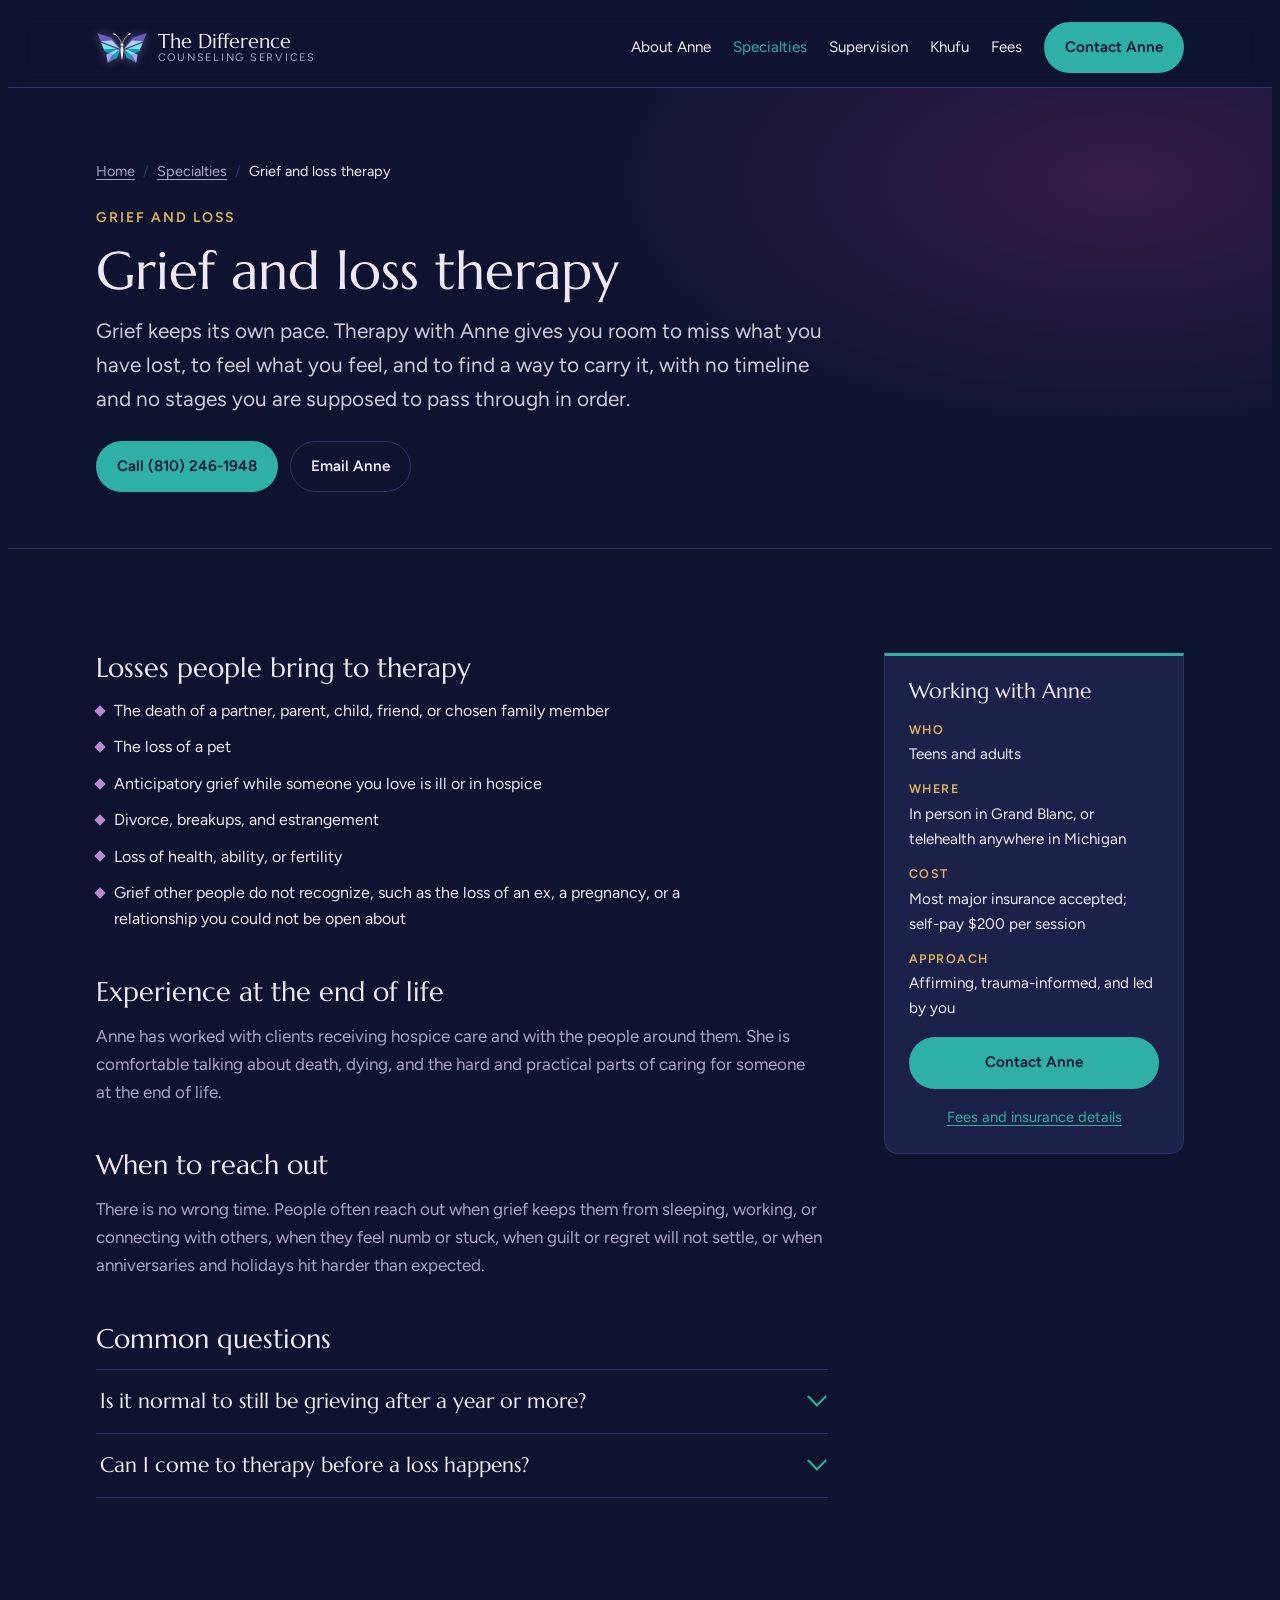
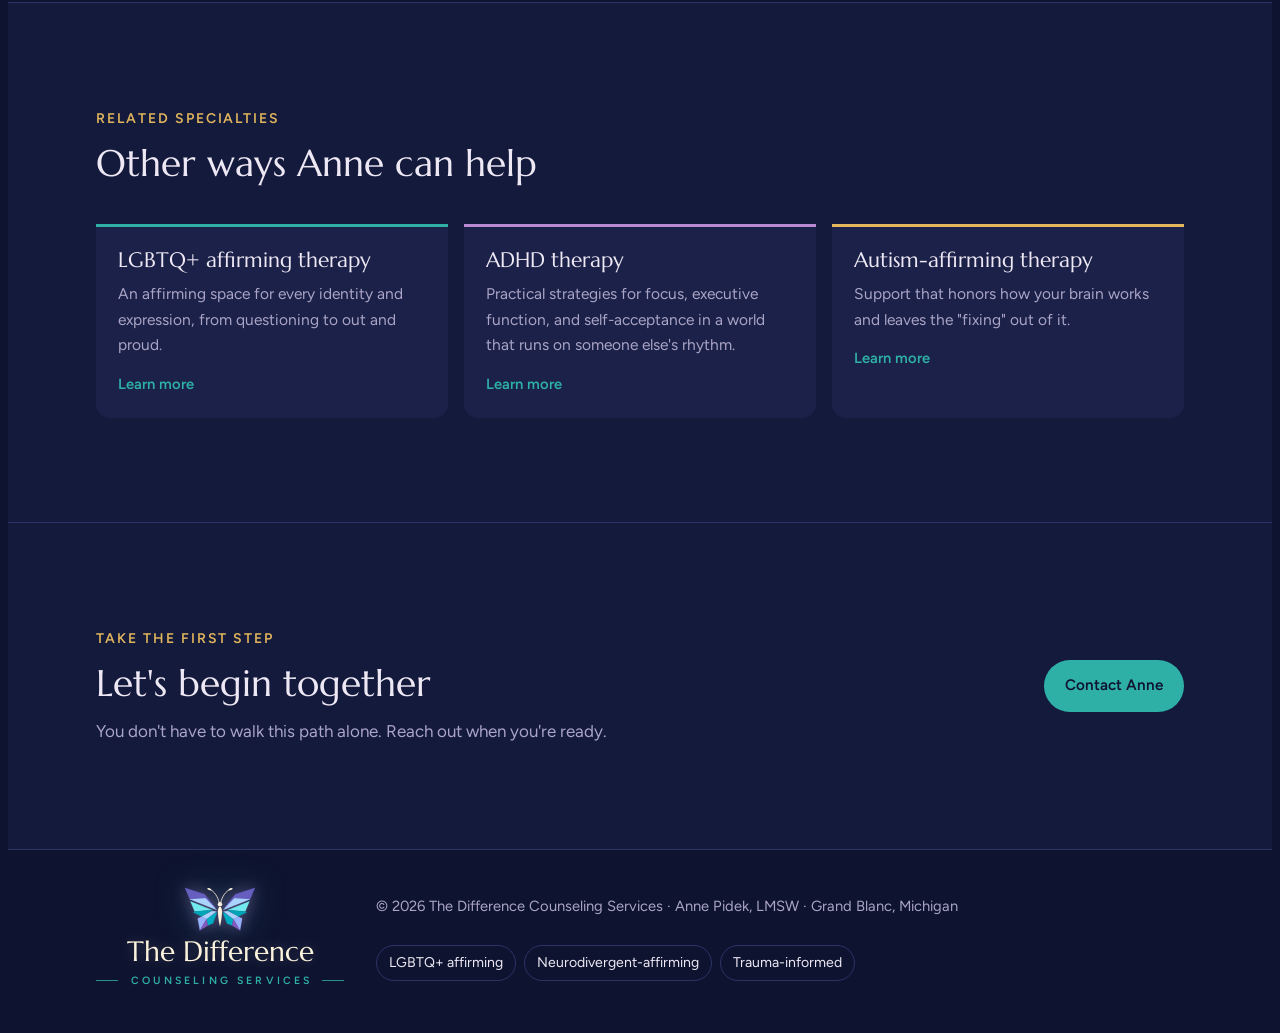
<file: grief-therapy.html>
<!doctype html>
<html lang="en">
<head>
<meta charset="utf-8">
<meta name="viewport" content="width=device-width, initial-scale=1, viewport-fit=cover">
<title>Grief and Loss Therapy in Grand Blanc, MI | The Difference</title>
<meta name="claude:viewport-fit-sides" content="cover">
<meta name="color-scheme" content="dark">
<meta name="theme-color" content="#0e1430">
<link rel="icon" href="favicon.svg" type="image/svg+xml">
<link rel="icon" href="favicon.ico" sizes="48x48">
<link rel="apple-touch-icon" href="apple-touch-icon.png">
<meta name="description" content="Grief counseling for the loss of a person, pet, relationship, or health, with a therapist experienced in hospice care. Grand Blanc, MI and telehealth.">
<meta name="robots" content="index,follow,max-image-preview:large">
<link rel="canonical" href="https://thedifferencecounselingpllc.com/grief-therapy.html">
<meta property="og:type" content="website">
<meta property="og:site_name" content="The Difference Counseling Services">
<meta property="og:title" content="Grief and Loss Therapy in Grand Blanc, MI | The Difference">
<meta property="og:description" content="Grief counseling for the loss of a person, pet, relationship, or health, with a therapist experienced in hospice care. Grand Blanc, MI and telehealth.">
<meta property="og:url" content="https://thedifferencecounselingpllc.com/grief-therapy.html">
<meta property="og:image" content="https://thedifferencecounselingpllc.com/og-image-v2.png">
<meta property="og:image:width" content="1200">
<meta property="og:image:height" content="630">
<meta property="og:image:alt" content="The Difference Counseling Services butterfly logo above Anne Pidek, LMSW, affirming therapy in Grand Blanc, Michigan">
<meta name="twitter:card" content="summary_large_image">
<meta name="twitter:title" content="Grief and Loss Therapy in Grand Blanc, MI | The Difference">
<meta name="twitter:description" content="Grief counseling for the loss of a person, pet, relationship, or health, with a therapist experienced in hospice care. Grand Blanc, MI and telehealth.">
<meta name="twitter:image" content="https://thedifferencecounselingpllc.com/og-image-v2.png">
<script type="application/ld+json">{"@context":"https://schema.org","@type":"BreadcrumbList","itemListElement":[{"@type":"ListItem","position":1,"name":"Home","item":"https://thedifferencecounselingpllc.com/"},{"@type":"ListItem","position":2,"name":"Specialties","item":"https://thedifferencecounselingpllc.com/specialties.html"},{"@type":"ListItem","position":3,"name":"Grief and loss therapy","item":"https://thedifferencecounselingpllc.com/grief-therapy.html"}]}</script>
<link rel="preconnect" href="https://fonts.googleapis.com">
<link rel="preconnect" href="https://fonts.gstatic.com" crossorigin>
<link rel="stylesheet" href="https://fonts.googleapis.com/css2?family=Marcellus&family=Figtree:ital,wght@0,400;0,500;0,600;0,700;1,400&display=swap">
<link rel="stylesheet" href="styles.css?v=20261114a">

</head>
<body>
<a class="skip-link" href="#main">Skip to main content</a>
<header class="site-head">
  <div class="wrap head-inner">
    <a class="brand" href="index.html" aria-label="The Difference Counseling Services, home">
      <img class="brand-mark" src="images/butterfly.svg" width="52" height="32" alt="">
      <span class="brand-name">The Difference<small>Counseling Services</small></span>
    </a>
    <button class="menu-btn" id="menu-btn" aria-expanded="false" aria-controls="nav">Menu</button>
    <nav class="nav" id="nav" aria-label="Main">
      <a href="about.html">About Anne</a>
      <a href="specialties.html" aria-current="page">Specialties</a>
      <a href="supervision.html">Supervision</a>
      <a href="khufu.html">Khufu</a>
      <a href="fees.html">Fees</a>
      <a class="btn btn-primary" href="contact.html">Contact Anne</a>
    </nav>
  </div>
</header>

<main id="main" tabindex="-1">
<section class="topic-hero">
  <div class="wrap">
    <nav class="crumbs" aria-label="Breadcrumb"><ol><li><a href="index.html">Home</a></li><li><a href="specialties.html">Specialties</a></li><li aria-current="page">Grief and loss therapy</li></ol></nav>
    <div class="sec-head topic-head">
      <span class="eyebrow">Grief and loss</span>
      <h1>Grief and loss therapy<span class="sr-only"> in Grand Blanc, Michigan</span></h1>
      <p class="lede">Grief keeps its own pace. Therapy with Anne gives you room to miss what you have lost, to feel what you feel, and to find a way to carry it, with no timeline and no stages you are supposed to pass through in order.</p>
    </div>
    <div class="hero-actions">
      <a class="btn btn-primary" href="tel:+18102461948">Call (810) 246-1948</a>
      <a class="btn btn-ghost" href="contact.html">Email Anne</a>
    </div>
  </div>
</section>

<section class="topic-body">
  <div class="wrap topic-grid">
    <div class="topic-main">
      <div class="topic-block">
        <h2>Losses people bring to therapy</h2>
        <ul class="ticks"><li>The death of a partner, parent, child, friend, or chosen family member</li><li>The loss of a pet</li><li>Anticipatory grief while someone you love is ill or in hospice</li><li>Divorce, breakups, and estrangement</li><li>Loss of health, ability, or fertility</li><li>Grief other people do not recognize, such as the loss of an ex, a pregnancy, or a relationship you could not be open about</li></ul>
      </div>
      <div class="topic-block">
        <h2>Experience at the end of life</h2>
        <p>Anne has worked with clients receiving hospice care and with the people around them. She is comfortable talking about death, dying, and the hard and practical parts of caring for someone at the end of life.</p>
      </div>
      <div class="topic-block">
        <h2>When to reach out</h2>
        <p>There is no wrong time. People often reach out when grief keeps them from sleeping, working, or connecting with others, when they feel numb or stuck, when guilt or regret will not settle, or when anniversaries and holidays hit harder than expected.</p>
      </div>
      <div class="topic-block">
        <h2>Common questions</h2>
        <div class="faq-list">
          <details class="faq-item">
            <summary>Is it normal to still be grieving after a year or more?</summary>
            <div class="faq-a"><p>Yes. Grief does not end on a schedule. Many people find that it changes shape over time, and therapy can help you live alongside it.</p></div>
          </details>
          <details class="faq-item">
            <summary>Can I come to therapy before a loss happens?</summary>
            <div class="faq-a"><p>Yes. Anticipatory grief is real grief, and support while someone is ill or in hospice can help you through what is happening now.</p></div>
          </details>
        </div>
      </div>
    </div>
    <aside class="topic-aside" aria-labelledby="aside-title-grief-therapy">
      <h2 class="aside-title" id="aside-title-grief-therapy">Working with Anne</h2>
      <dl class="aside-facts">
        <div><dt>Who</dt><dd>Teens and adults</dd></div>
        <div><dt>Where</dt><dd>In person in Grand Blanc, or telehealth anywhere in Michigan</dd></div>
        <div><dt>Cost</dt><dd>Most major insurance accepted; self-pay $200 per session</dd></div>
        <div><dt>Approach</dt><dd>Affirming, trauma-informed, and led by you</dd></div>
      </dl>
      <a class="btn btn-primary" href="contact.html">Contact Anne</a>
      <a class="aside-link" href="fees.html">Fees and insurance details</a>
    </aside>
  </div>
</section>

<section class="related">
  <div class="wrap">
    <div class="sec-head">
      <span class="eyebrow">Related specialties</span>
      <h2>Other ways Anne can help</h2>
    </div>
    <div class="explore">
      <a class="spec" href="lgbtq-therapy.html"><h3>LGBTQ+ affirming therapy</h3><p>An affirming space for every identity and expression, from questioning to out and proud.</p><span class="more">Learn more</span></a>
      <a class="spec" href="adhd-therapy.html"><h3>ADHD therapy</h3><p>Practical strategies for focus, executive function, and self-acceptance in a world that runs on someone else's rhythm.</p><span class="more">Learn more</span></a>
      <a class="spec" href="autism-therapy.html"><h3>Autism-affirming therapy</h3><p>Support that honors how your brain works and leaves the "fixing" out of it.</p><span class="more">Learn more</span></a>
    </div>
  </div>
</section>

<section class="cta-band">
  <div class="wrap teaser">
    <div class="sec-head">
      <span class="eyebrow">Take the first step</span>
      <h2>Let's begin together</h2>
      <p class="lede">You don't have to walk this path alone. Reach out when you're ready.</p>
    </div>
    <a class="btn btn-primary" href="contact.html">Contact Anne</a>
  </div>
</section>
</main>

<footer>
  <div class="wrap foot">
    <div class="foot-lockup">
      <img src="images/butterfly.svg" width="72" height="45" alt="" loading="lazy">
      <span class="fl-name">The Difference</span>
      <span class="fl-tag">Counseling Services</span>
    </div>
    <span>© 2026 The Difference Counseling Services · Anne Pidek, LMSW · Grand Blanc, Michigan</span>
    <span class="badges"><span class="chip">LGBTQ+ affirming</span><span class="chip">Neurodivergent-affirming</span><span class="chip">Trauma-informed</span></span>
  </div>
</footer>

<script>
(function(){
  var btn=document.getElementById('menu-btn'), nav=document.getElementById('nav');
  btn.addEventListener('click',function(){var o=nav.classList.toggle('open');btn.setAttribute('aria-expanded',o);btn.textContent=o?'Close':'Menu';});
  nav.addEventListener('click',function(e){if(e.target.tagName==='A'){nav.classList.remove('open');btn.setAttribute('aria-expanded','false');btn.textContent='Menu';}});
  document.querySelectorAll('.copy').forEach(function(b){
    b.addEventListener('click',function(){
      var t=b.getAttribute('data-copy');
      function say(m){var st=document.getElementById('copy-status');if(st){st.textContent='';setTimeout(function(){st.textContent=m;},50);}}
      function done(){say((b.id==='copy-phone'?'Phone number':'Email address')+' copied');b.textContent='Copied';setTimeout(function(){b.textContent='Copy';},1800);}
      function fallback(){var v=b.parentNode.querySelector('.val');var r=document.createRange();r.selectNodeContents(v);var s=getSelection();s.removeAllRanges();s.addRange(r);say('Copy unavailable. The text is selected, so press Control C or Command C to copy it.');b.textContent='Selected';setTimeout(function(){b.textContent='Copy';},1800);}
      try{navigator.clipboard.writeText(t).then(done,fallback);}catch(e){fallback();}
    });
  });
})();
</script>
</body>
</html>
</file>
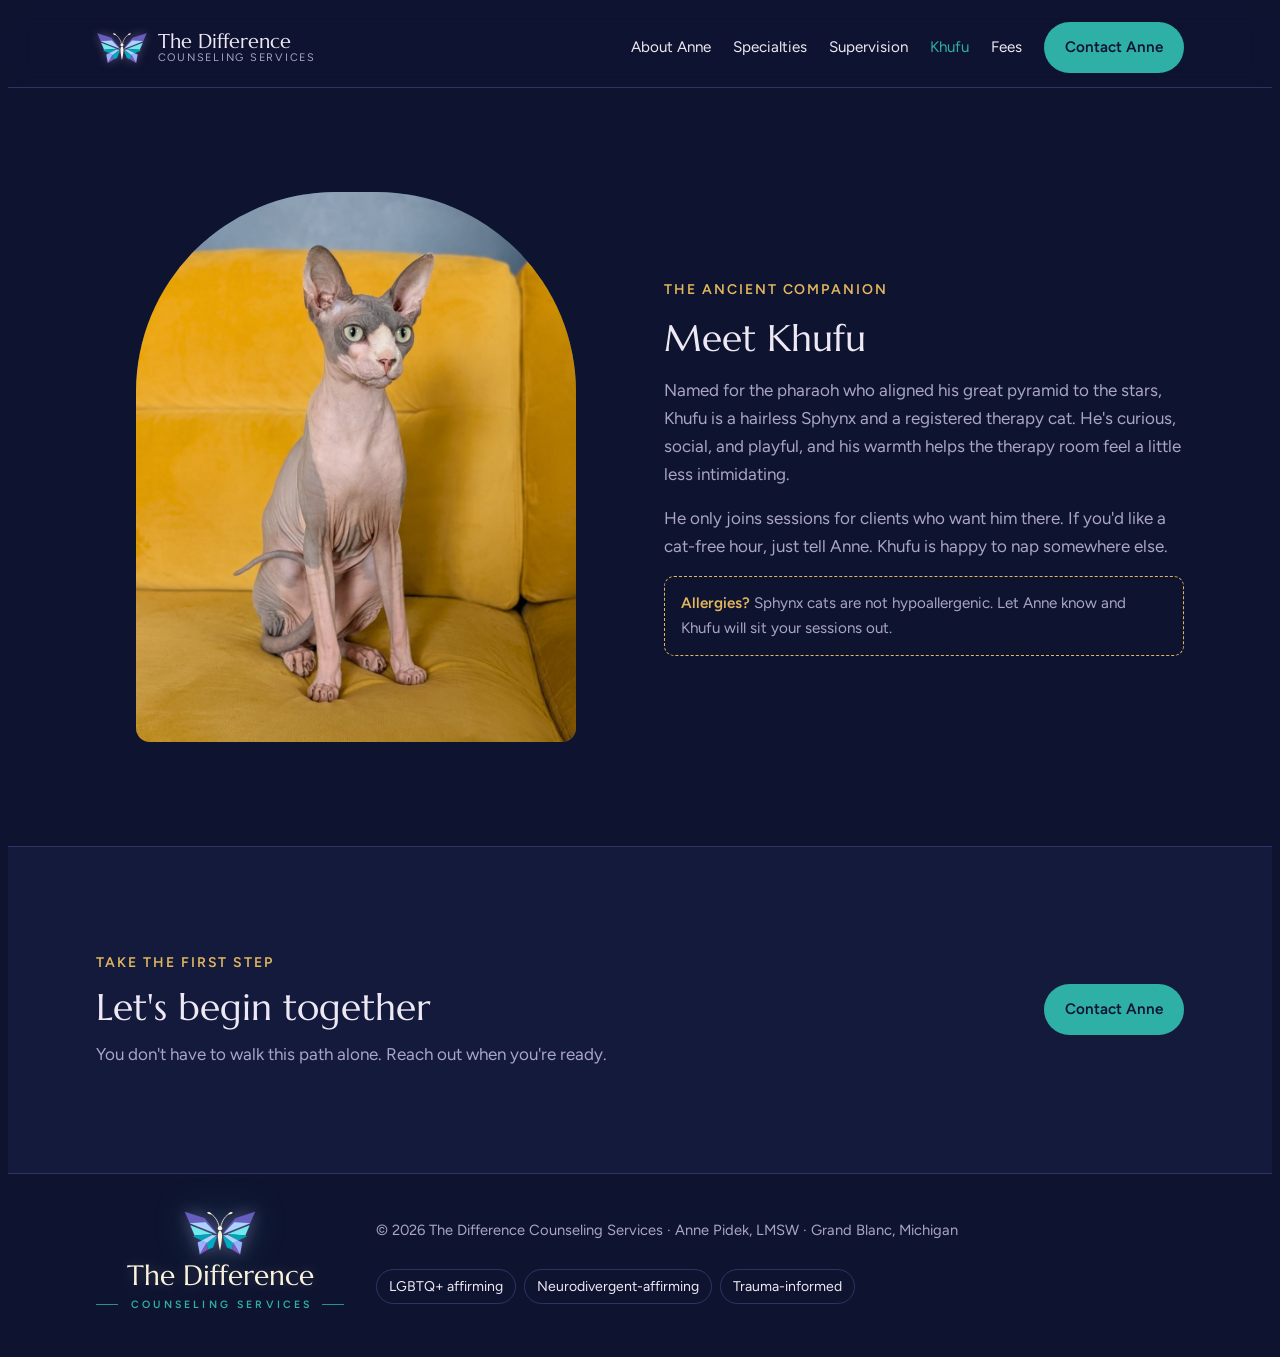
<file: khufu.html>
<!doctype html>
<html lang="en">
<head>
<meta charset="utf-8">
<meta name="viewport" content="width=device-width, initial-scale=1, viewport-fit=cover">
<title>Khufu, the Sphynx Therapy Cat | The Difference Counseling</title>
<meta name="claude:viewport-fit-sides" content="cover">
<meta name="color-scheme" content="dark">
<meta name="theme-color" content="#0e1430">
<link rel="icon" href="favicon.svg" type="image/svg+xml">
<link rel="icon" href="favicon.ico" sizes="48x48">
<link rel="apple-touch-icon" href="apple-touch-icon.png">
<meta name="description" content="Meet Khufu, the registered Sphynx therapy cat at The Difference Counseling Services in Grand Blanc, MI. He joins sessions only when you want him there.">
<meta name="robots" content="index,follow,max-image-preview:large">
<link rel="canonical" href="https://thedifferencecounselingpllc.com/khufu.html">
<meta property="og:type" content="website">
<meta property="og:site_name" content="The Difference Counseling Services">
<meta property="og:title" content="Khufu, the Sphynx Therapy Cat | The Difference Counseling">
<meta property="og:description" content="Meet Khufu, the registered Sphynx therapy cat at The Difference Counseling Services in Grand Blanc, MI. He joins sessions only when you want him there.">
<meta property="og:url" content="https://thedifferencecounselingpllc.com/khufu.html">
<meta property="og:image" content="https://thedifferencecounselingpllc.com/og-image-v2.png">
<meta property="og:image:width" content="1200">
<meta property="og:image:height" content="630">
<meta property="og:image:alt" content="The Difference Counseling Services butterfly logo above Anne Pidek, LMSW, affirming therapy in Grand Blanc, Michigan">
<meta name="twitter:card" content="summary_large_image">
<meta name="twitter:title" content="Khufu, the Sphynx Therapy Cat | The Difference Counseling">
<meta name="twitter:description" content="Meet Khufu, the registered Sphynx therapy cat at The Difference Counseling Services in Grand Blanc, MI. He joins sessions only when you want him there.">
<meta name="twitter:image" content="https://thedifferencecounselingpllc.com/og-image-v2.png">
<script type="application/ld+json">{"@context":"https://schema.org","@type":"BreadcrumbList","itemListElement":[{"@type":"ListItem","position":1,"name":"Home","item":"https://thedifferencecounselingpllc.com/"},{"@type":"ListItem","position":2,"name":"Khufu, the Sphynx Therapy Cat","item":"https://thedifferencecounselingpllc.com/khufu.html"}]}</script>
<link rel="preconnect" href="https://fonts.googleapis.com">
<link rel="preconnect" href="https://fonts.gstatic.com" crossorigin>
<link rel="stylesheet" href="https://fonts.googleapis.com/css2?family=Marcellus&family=Figtree:ital,wght@0,400;0,500;0,600;0,700;1,400&display=swap">
<link rel="stylesheet" href="styles.css?v=20261114a">

</head>
<body>
<a class="skip-link" href="#main">Skip to main content</a>
<header class="site-head">
  <div class="wrap head-inner">
    <a class="brand" href="index.html" aria-label="The Difference Counseling Services, home">
      <img class="brand-mark" src="images/butterfly.svg" width="52" height="32" alt="">
      <span class="brand-name">The Difference<small>Counseling Services</small></span>
    </a>
    <button class="menu-btn" id="menu-btn" aria-expanded="false" aria-controls="nav">Menu</button>
    <nav class="nav" id="nav" aria-label="Main">
      <a href="about.html">About Anne</a>
      <a href="specialties.html">Specialties</a>
      <a href="supervision.html">Supervision</a>
      <a href="khufu.html" aria-current="page">Khufu</a>
      <a href="fees.html">Fees</a>
      <a class="btn btn-primary" href="contact.html">Contact Anne</a>
    </nav>
  </div>
</header>

<main id="main" tabindex="-1">
<!-- KHUFU -->
<section id="khufu">
  <div class="wrap khufu-grid">
    <div class="khufu-photos">
      <div class="photo khufu-main">
        <img src="images/khufu.jpg" width="1000" height="1328" alt="Khufu, a gray and cream hairless Sphynx cat, sitting upright on a yellow couch" onerror="this.remove()">
      </div>
    </div>
    <div class="khufu-copy">
      <span class="eyebrow">The ancient companion</span>
      <h1>Meet Khufu<span class="sr-only">, the Sphynx therapy cat</span></h1>
      <p>Named for the pharaoh who aligned his great pyramid to the stars, Khufu is a hairless Sphynx and a registered therapy cat. He's curious, social, and playful, and his warmth helps the therapy room feel a little less intimidating.</p>
      <p>He only joins sessions for clients who want him there. If you'd like a cat-free hour, just tell Anne. Khufu is happy to nap somewhere else.</p>
      <p class="note"><b>Allergies?</b> Sphynx cats are not hypoallergenic. Let Anne know and Khufu will sit your sessions out.</p>
    </div>
  </div>
</section>

<section class="cta-band">
  <div class="wrap teaser">
    <div class="sec-head">
      <span class="eyebrow">Take the first step</span>
      <h2>Let's begin together</h2>
      <p class="lede">You don't have to walk this path alone. Reach out when you're ready.</p>
    </div>
    <a class="btn btn-primary" href="contact.html">Contact Anne</a>
  </div>
</section>
</main>

<footer>
  <div class="wrap foot">
    <div class="foot-lockup">
      <img src="images/butterfly.svg" width="72" height="45" alt="" loading="lazy">
      <span class="fl-name">The Difference</span>
      <span class="fl-tag">Counseling Services</span>
    </div>
    <span>© 2026 The Difference Counseling Services · Anne Pidek, LMSW · Grand Blanc, Michigan</span>
    <span class="badges"><span class="chip">LGBTQ+ affirming</span><span class="chip">Neurodivergent-affirming</span><span class="chip">Trauma-informed</span></span>
  </div>
</footer>

<script>
(function(){
  var btn=document.getElementById('menu-btn'), nav=document.getElementById('nav');
  btn.addEventListener('click',function(){var o=nav.classList.toggle('open');btn.setAttribute('aria-expanded',o);btn.textContent=o?'Close':'Menu';});
  nav.addEventListener('click',function(e){if(e.target.tagName==='A'){nav.classList.remove('open');btn.setAttribute('aria-expanded','false');btn.textContent='Menu';}});
  document.querySelectorAll('.copy').forEach(function(b){
    b.addEventListener('click',function(){
      var t=b.getAttribute('data-copy');
      function say(m){var st=document.getElementById('copy-status');if(st){st.textContent='';setTimeout(function(){st.textContent=m;},50);}}
      function done(){say((b.id==='copy-phone'?'Phone number':'Email address')+' copied');b.textContent='Copied';setTimeout(function(){b.textContent='Copy';},1800);}
      function fallback(){var v=b.parentNode.querySelector('.val');var r=document.createRange();r.selectNodeContents(v);var s=getSelection();s.removeAllRanges();s.addRange(r);say('Copy unavailable. The text is selected, so press Control C or Command C to copy it.');b.textContent='Selected';setTimeout(function(){b.textContent='Copy';},1800);}
      try{navigator.clipboard.writeText(t).then(done,fallback);}catch(e){fallback();}
    });
  });
})();
</script>
</body>
</html>
</file>
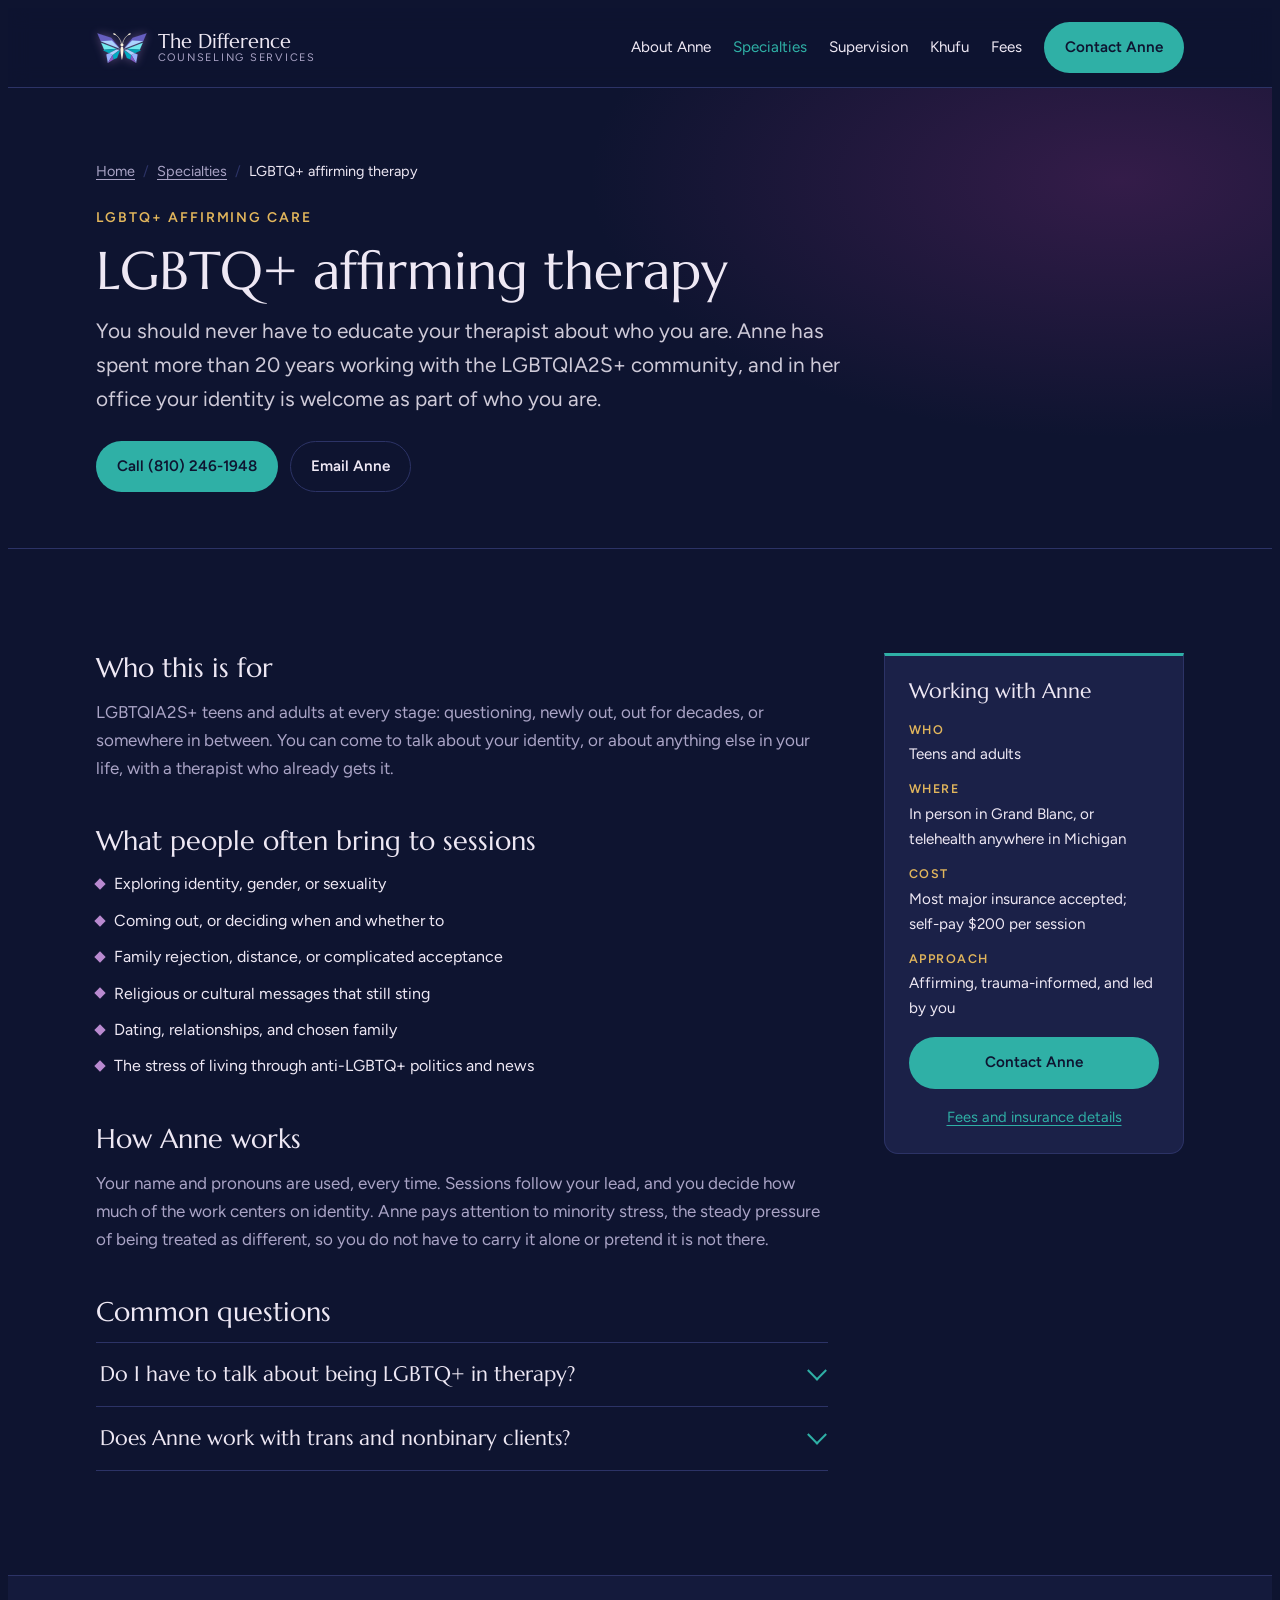
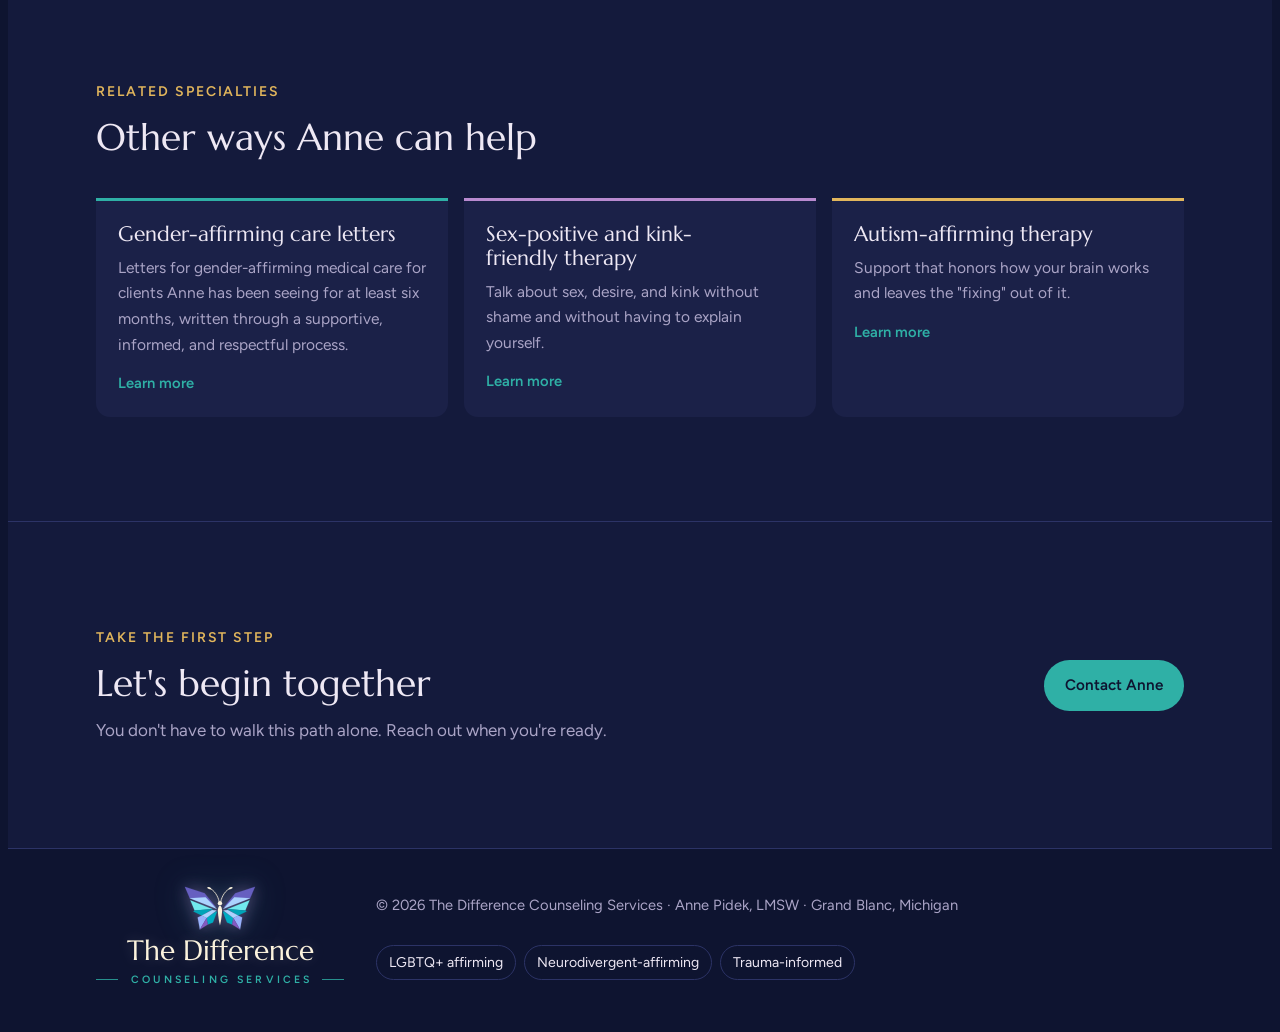
<file: lgbtq-therapy.html>
<!doctype html>
<html lang="en">
<head>
<meta charset="utf-8">
<meta name="viewport" content="width=device-width, initial-scale=1, viewport-fit=cover">
<title>LGBTQ+ Affirming Therapist in Grand Blanc, MI | The Difference</title>
<meta name="claude:viewport-fit-sides" content="cover">
<meta name="color-scheme" content="dark">
<meta name="theme-color" content="#0e1430">
<link rel="icon" href="favicon.svg" type="image/svg+xml">
<link rel="icon" href="favicon.ico" sizes="48x48">
<link rel="apple-touch-icon" href="apple-touch-icon.png">
<meta name="description" content="LGBTQ+ affirming therapy with Anne Pidek, LMSW, for every identity, from questioning to out and proud. In person in Grand Blanc, MI and telehealth in Michigan.">
<meta name="robots" content="index,follow,max-image-preview:large">
<link rel="canonical" href="https://thedifferencecounselingpllc.com/lgbtq-therapy.html">
<meta property="og:type" content="website">
<meta property="og:site_name" content="The Difference Counseling Services">
<meta property="og:title" content="LGBTQ+ Affirming Therapist in Grand Blanc, MI | The Difference">
<meta property="og:description" content="LGBTQ+ affirming therapy with Anne Pidek, LMSW, for every identity, from questioning to out and proud. In person in Grand Blanc, MI and telehealth in Michigan.">
<meta property="og:url" content="https://thedifferencecounselingpllc.com/lgbtq-therapy.html">
<meta property="og:image" content="https://thedifferencecounselingpllc.com/og-image-v2.png">
<meta property="og:image:width" content="1200">
<meta property="og:image:height" content="630">
<meta property="og:image:alt" content="The Difference Counseling Services butterfly logo above Anne Pidek, LMSW, affirming therapy in Grand Blanc, Michigan">
<meta name="twitter:card" content="summary_large_image">
<meta name="twitter:title" content="LGBTQ+ Affirming Therapist in Grand Blanc, MI | The Difference">
<meta name="twitter:description" content="LGBTQ+ affirming therapy with Anne Pidek, LMSW, for every identity, from questioning to out and proud. In person in Grand Blanc, MI and telehealth in Michigan.">
<meta name="twitter:image" content="https://thedifferencecounselingpllc.com/og-image-v2.png">
<script type="application/ld+json">{"@context":"https://schema.org","@type":"BreadcrumbList","itemListElement":[{"@type":"ListItem","position":1,"name":"Home","item":"https://thedifferencecounselingpllc.com/"},{"@type":"ListItem","position":2,"name":"Specialties","item":"https://thedifferencecounselingpllc.com/specialties.html"},{"@type":"ListItem","position":3,"name":"LGBTQ+ affirming therapy","item":"https://thedifferencecounselingpllc.com/lgbtq-therapy.html"}]}</script>
<link rel="preconnect" href="https://fonts.googleapis.com">
<link rel="preconnect" href="https://fonts.gstatic.com" crossorigin>
<link rel="stylesheet" href="https://fonts.googleapis.com/css2?family=Marcellus&family=Figtree:ital,wght@0,400;0,500;0,600;0,700;1,400&display=swap">
<link rel="stylesheet" href="styles.css?v=20261114a">

</head>
<body>
<a class="skip-link" href="#main">Skip to main content</a>
<header class="site-head">
  <div class="wrap head-inner">
    <a class="brand" href="index.html" aria-label="The Difference Counseling Services, home">
      <img class="brand-mark" src="images/butterfly.svg" width="52" height="32" alt="">
      <span class="brand-name">The Difference<small>Counseling Services</small></span>
    </a>
    <button class="menu-btn" id="menu-btn" aria-expanded="false" aria-controls="nav">Menu</button>
    <nav class="nav" id="nav" aria-label="Main">
      <a href="about.html">About Anne</a>
      <a href="specialties.html" aria-current="page">Specialties</a>
      <a href="supervision.html">Supervision</a>
      <a href="khufu.html">Khufu</a>
      <a href="fees.html">Fees</a>
      <a class="btn btn-primary" href="contact.html">Contact Anne</a>
    </nav>
  </div>
</header>

<main id="main" tabindex="-1">
<section class="topic-hero">
  <div class="wrap">
    <nav class="crumbs" aria-label="Breadcrumb"><ol><li><a href="index.html">Home</a></li><li><a href="specialties.html">Specialties</a></li><li aria-current="page">LGBTQ+ affirming therapy</li></ol></nav>
    <div class="sec-head topic-head">
      <span class="eyebrow">LGBTQ+ affirming care</span>
      <h1>LGBTQ+ affirming therapy<span class="sr-only"> in Grand Blanc, Michigan</span></h1>
      <p class="lede">You should never have to educate your therapist about who you are. Anne has spent more than 20 years working with the LGBTQIA2S+ community, and in her office your identity is welcome as part of who you are.</p>
    </div>
    <div class="hero-actions">
      <a class="btn btn-primary" href="tel:+18102461948">Call (810) 246-1948</a>
      <a class="btn btn-ghost" href="contact.html">Email Anne</a>
    </div>
  </div>
</section>

<section class="topic-body">
  <div class="wrap topic-grid">
    <div class="topic-main">
      <div class="topic-block">
        <h2>Who this is for</h2>
        <p>LGBTQIA2S+ teens and adults at every stage: questioning, newly out, out for decades, or somewhere in between. You can come to talk about your identity, or about anything else in your life, with a therapist who already gets it.</p>
      </div>
      <div class="topic-block">
        <h2>What people often bring to sessions</h2>
        <ul class="ticks"><li>Exploring identity, gender, or sexuality</li><li>Coming out, or deciding when and whether to</li><li>Family rejection, distance, or complicated acceptance</li><li>Religious or cultural messages that still sting</li><li>Dating, relationships, and chosen family</li><li>The stress of living through anti-LGBTQ+ politics and news</li></ul>
      </div>
      <div class="topic-block">
        <h2>How Anne works</h2>
        <p>Your name and pronouns are used, every time. Sessions follow your lead, and you decide how much of the work centers on identity. Anne pays attention to minority stress, the steady pressure of being treated as different, so you do not have to carry it alone or pretend it is not there.</p>
      </div>
      <div class="topic-block">
        <h2>Common questions</h2>
        <div class="faq-list">
          <details class="faq-item">
            <summary>Do I have to talk about being LGBTQ+ in therapy?</summary>
            <div class="faq-a"><p>Only if you want to. Plenty of LGBTQ+ clients come for anxiety, grief, work stress, or relationships, and want a therapist they do not have to explain themselves to.</p></div>
          </details>
          <details class="faq-item">
            <summary>Does Anne work with trans and nonbinary clients?</summary>
            <div class="faq-a"><p>Yes, including letters for gender-affirming care for clients she has seen for at least six months.</p></div>
          </details>
        </div>
      </div>
    </div>
    <aside class="topic-aside" aria-labelledby="aside-title-lgbtq-therapy">
      <h2 class="aside-title" id="aside-title-lgbtq-therapy">Working with Anne</h2>
      <dl class="aside-facts">
        <div><dt>Who</dt><dd>Teens and adults</dd></div>
        <div><dt>Where</dt><dd>In person in Grand Blanc, or telehealth anywhere in Michigan</dd></div>
        <div><dt>Cost</dt><dd>Most major insurance accepted; self-pay $200 per session</dd></div>
        <div><dt>Approach</dt><dd>Affirming, trauma-informed, and led by you</dd></div>
      </dl>
      <a class="btn btn-primary" href="contact.html">Contact Anne</a>
      <a class="aside-link" href="fees.html">Fees and insurance details</a>
    </aside>
  </div>
</section>

<section class="related">
  <div class="wrap">
    <div class="sec-head">
      <span class="eyebrow">Related specialties</span>
      <h2>Other ways Anne can help</h2>
    </div>
    <div class="explore">
      <a class="spec" href="gender-affirming-letters.html"><h3>Gender-affirming care letters</h3><p>Letters for gender-affirming medical care for clients Anne has been seeing for at least six months, written through a supportive, informed, and respectful process.</p><span class="more">Learn more</span></a>
      <a class="spec" href="sex-positive-therapy.html"><h3>Sex-positive and kink-friendly therapy</h3><p>Talk about sex, desire, and kink without shame and without having to explain yourself.</p><span class="more">Learn more</span></a>
      <a class="spec" href="autism-therapy.html"><h3>Autism-affirming therapy</h3><p>Support that honors how your brain works and leaves the "fixing" out of it.</p><span class="more">Learn more</span></a>
    </div>
  </div>
</section>

<section class="cta-band">
  <div class="wrap teaser">
    <div class="sec-head">
      <span class="eyebrow">Take the first step</span>
      <h2>Let's begin together</h2>
      <p class="lede">You don't have to walk this path alone. Reach out when you're ready.</p>
    </div>
    <a class="btn btn-primary" href="contact.html">Contact Anne</a>
  </div>
</section>
</main>

<footer>
  <div class="wrap foot">
    <div class="foot-lockup">
      <img src="images/butterfly.svg" width="72" height="45" alt="" loading="lazy">
      <span class="fl-name">The Difference</span>
      <span class="fl-tag">Counseling Services</span>
    </div>
    <span>© 2026 The Difference Counseling Services · Anne Pidek, LMSW · Grand Blanc, Michigan</span>
    <span class="badges"><span class="chip">LGBTQ+ affirming</span><span class="chip">Neurodivergent-affirming</span><span class="chip">Trauma-informed</span></span>
  </div>
</footer>

<script>
(function(){
  var btn=document.getElementById('menu-btn'), nav=document.getElementById('nav');
  btn.addEventListener('click',function(){var o=nav.classList.toggle('open');btn.setAttribute('aria-expanded',o);btn.textContent=o?'Close':'Menu';});
  nav.addEventListener('click',function(e){if(e.target.tagName==='A'){nav.classList.remove('open');btn.setAttribute('aria-expanded','false');btn.textContent='Menu';}});
  document.querySelectorAll('.copy').forEach(function(b){
    b.addEventListener('click',function(){
      var t=b.getAttribute('data-copy');
      function say(m){var st=document.getElementById('copy-status');if(st){st.textContent='';setTimeout(function(){st.textContent=m;},50);}}
      function done(){say((b.id==='copy-phone'?'Phone number':'Email address')+' copied');b.textContent='Copied';setTimeout(function(){b.textContent='Copy';},1800);}
      function fallback(){var v=b.parentNode.querySelector('.val');var r=document.createRange();r.selectNodeContents(v);var s=getSelection();s.removeAllRanges();s.addRange(r);say('Copy unavailable. The text is selected, so press Control C or Command C to copy it.');b.textContent='Selected';setTimeout(function(){b.textContent='Copy';},1800);}
      try{navigator.clipboard.writeText(t).then(done,fallback);}catch(e){fallback();}
    });
  });
})();
</script>
</body>
</html>
</file>
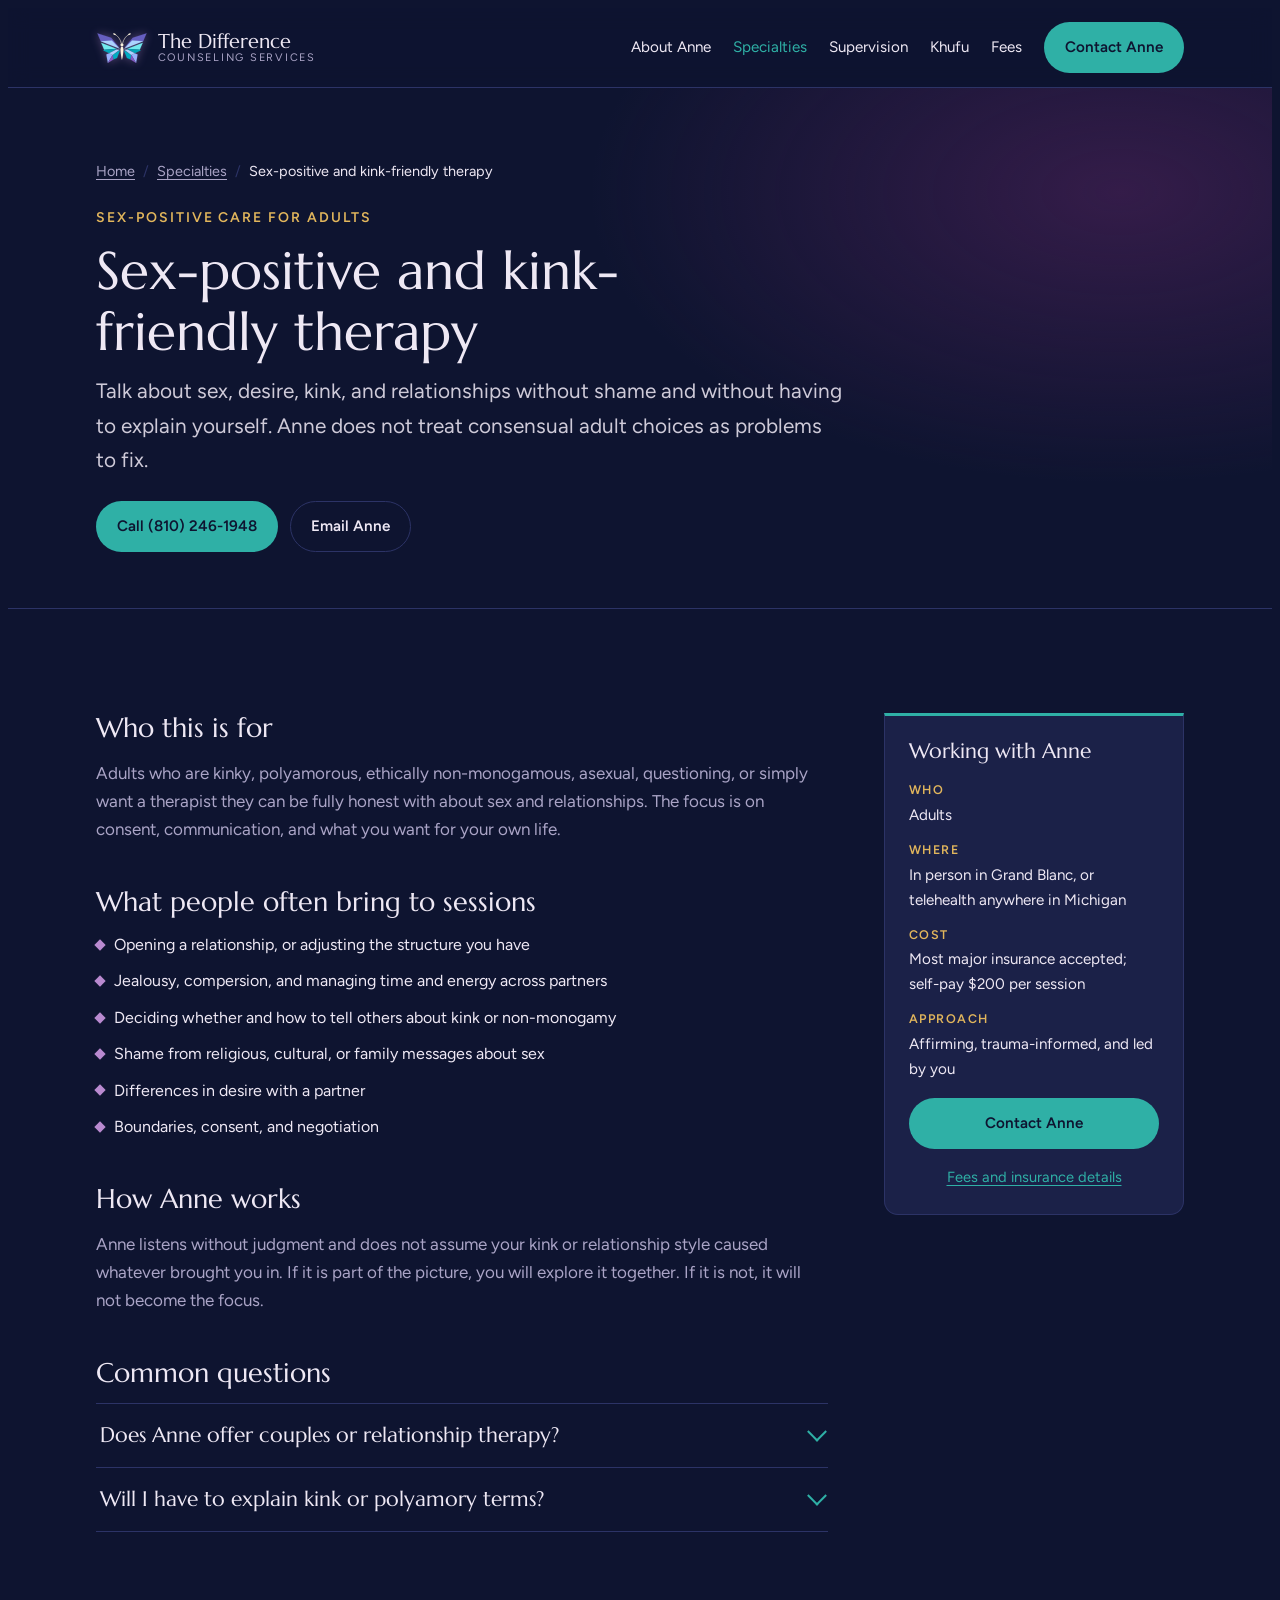
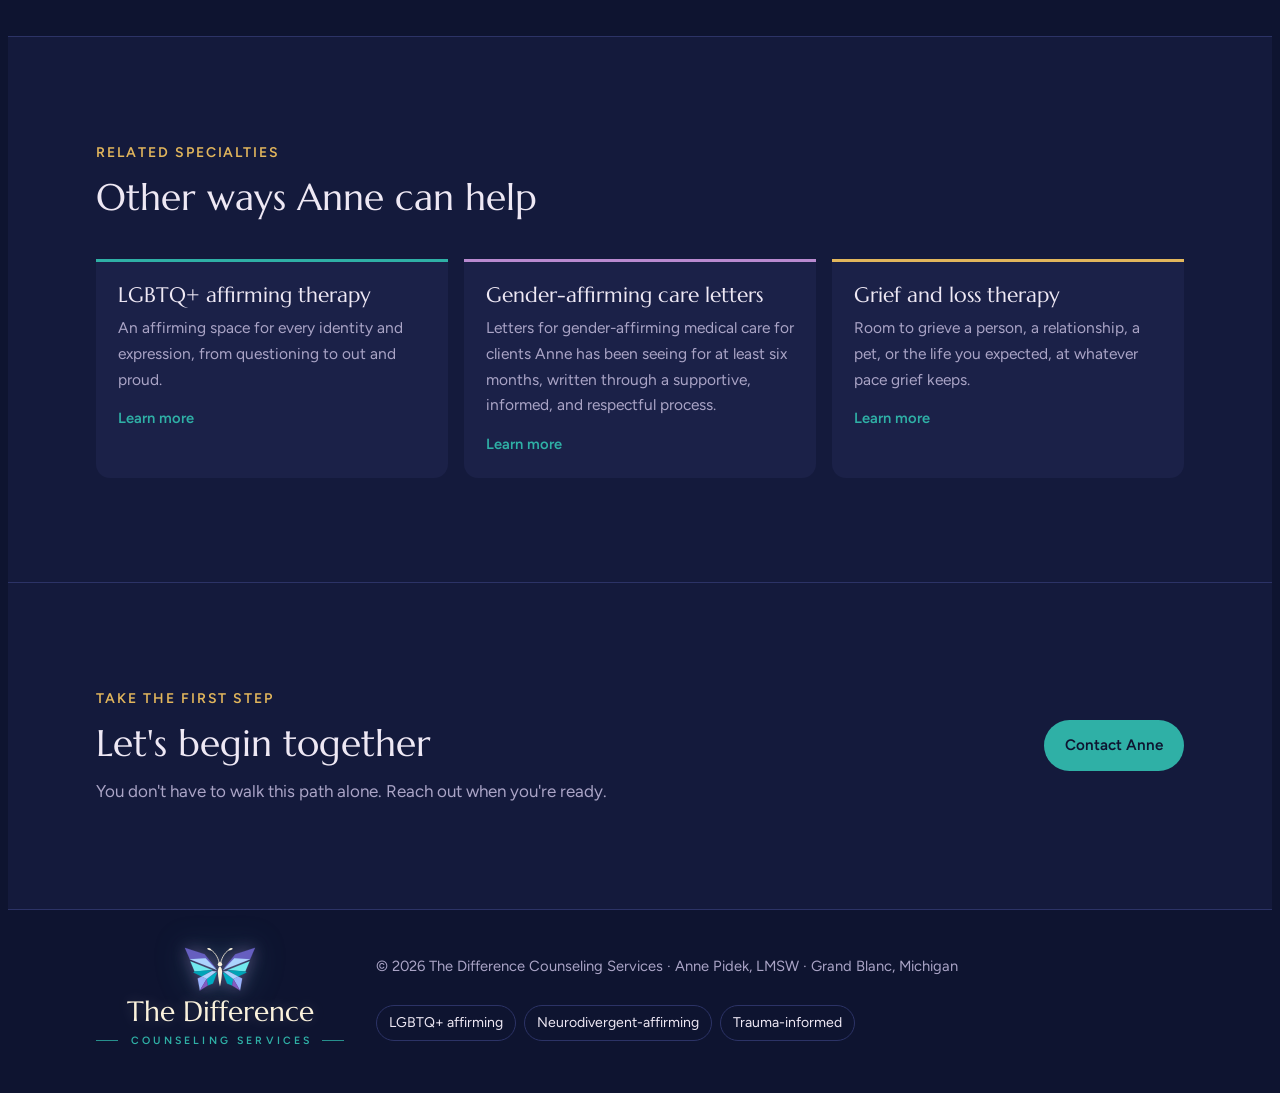
<file: sex-positive-therapy.html>
<!doctype html>
<html lang="en">
<head>
<meta charset="utf-8">
<meta name="viewport" content="width=device-width, initial-scale=1, viewport-fit=cover">
<title>Kink &amp; Poly-Affirming Therapy, Grand Blanc MI | The Difference</title>
<meta name="claude:viewport-fit-sides" content="cover">
<meta name="color-scheme" content="dark">
<meta name="theme-color" content="#0e1430">
<link rel="icon" href="favicon.svg" type="image/svg+xml">
<link rel="icon" href="favicon.ico" sizes="48x48">
<link rel="apple-touch-icon" href="apple-touch-icon.png">
<meta name="description" content="Sex-positive, kink-friendly, and polyamory-affirming therapy for adults. Talk about sex and relationships without shame. Grand Blanc, MI and telehealth.">
<meta name="robots" content="index,follow,max-image-preview:large">
<link rel="canonical" href="https://thedifferencecounselingpllc.com/sex-positive-therapy.html">
<meta property="og:type" content="website">
<meta property="og:site_name" content="The Difference Counseling Services">
<meta property="og:title" content="Kink &amp; Poly-Affirming Therapy, Grand Blanc MI | The Difference">
<meta property="og:description" content="Sex-positive, kink-friendly, and polyamory-affirming therapy for adults. Talk about sex and relationships without shame. Grand Blanc, MI and telehealth.">
<meta property="og:url" content="https://thedifferencecounselingpllc.com/sex-positive-therapy.html">
<meta property="og:image" content="https://thedifferencecounselingpllc.com/og-image-v2.png">
<meta property="og:image:width" content="1200">
<meta property="og:image:height" content="630">
<meta property="og:image:alt" content="The Difference Counseling Services butterfly logo above Anne Pidek, LMSW, affirming therapy in Grand Blanc, Michigan">
<meta name="twitter:card" content="summary_large_image">
<meta name="twitter:title" content="Kink &amp; Poly-Affirming Therapy, Grand Blanc MI | The Difference">
<meta name="twitter:description" content="Sex-positive, kink-friendly, and polyamory-affirming therapy for adults. Talk about sex and relationships without shame. Grand Blanc, MI and telehealth.">
<meta name="twitter:image" content="https://thedifferencecounselingpllc.com/og-image-v2.png">
<script type="application/ld+json">{"@context":"https://schema.org","@type":"BreadcrumbList","itemListElement":[{"@type":"ListItem","position":1,"name":"Home","item":"https://thedifferencecounselingpllc.com/"},{"@type":"ListItem","position":2,"name":"Specialties","item":"https://thedifferencecounselingpllc.com/specialties.html"},{"@type":"ListItem","position":3,"name":"Sex-positive and kink-friendly therapy","item":"https://thedifferencecounselingpllc.com/sex-positive-therapy.html"}]}</script>
<link rel="preconnect" href="https://fonts.googleapis.com">
<link rel="preconnect" href="https://fonts.gstatic.com" crossorigin>
<link rel="stylesheet" href="https://fonts.googleapis.com/css2?family=Marcellus&family=Figtree:ital,wght@0,400;0,500;0,600;0,700;1,400&display=swap">
<link rel="stylesheet" href="styles.css?v=20261114a">

</head>
<body>
<a class="skip-link" href="#main">Skip to main content</a>
<header class="site-head">
  <div class="wrap head-inner">
    <a class="brand" href="index.html" aria-label="The Difference Counseling Services, home">
      <img class="brand-mark" src="images/butterfly.svg" width="52" height="32" alt="">
      <span class="brand-name">The Difference<small>Counseling Services</small></span>
    </a>
    <button class="menu-btn" id="menu-btn" aria-expanded="false" aria-controls="nav">Menu</button>
    <nav class="nav" id="nav" aria-label="Main">
      <a href="about.html">About Anne</a>
      <a href="specialties.html" aria-current="page">Specialties</a>
      <a href="supervision.html">Supervision</a>
      <a href="khufu.html">Khufu</a>
      <a href="fees.html">Fees</a>
      <a class="btn btn-primary" href="contact.html">Contact Anne</a>
    </nav>
  </div>
</header>

<main id="main" tabindex="-1">
<section class="topic-hero">
  <div class="wrap">
    <nav class="crumbs" aria-label="Breadcrumb"><ol><li><a href="index.html">Home</a></li><li><a href="specialties.html">Specialties</a></li><li aria-current="page">Sex-positive and kink-friendly therapy</li></ol></nav>
    <div class="sec-head topic-head">
      <span class="eyebrow">Sex-positive care for adults</span>
      <h1>Sex-positive and kink-friendly therapy<span class="sr-only"> in Grand Blanc, Michigan</span></h1>
      <p class="lede">Talk about sex, desire, kink, and relationships without shame and without having to explain yourself. Anne does not treat consensual adult choices as problems to fix.</p>
    </div>
    <div class="hero-actions">
      <a class="btn btn-primary" href="tel:+18102461948">Call (810) 246-1948</a>
      <a class="btn btn-ghost" href="contact.html">Email Anne</a>
    </div>
  </div>
</section>

<section class="topic-body">
  <div class="wrap topic-grid">
    <div class="topic-main">
      <div class="topic-block">
        <h2>Who this is for</h2>
        <p>Adults who are kinky, polyamorous, ethically non-monogamous, asexual, questioning, or simply want a therapist they can be fully honest with about sex and relationships. The focus is on consent, communication, and what you want for your own life.</p>
      </div>
      <div class="topic-block">
        <h2>What people often bring to sessions</h2>
        <ul class="ticks"><li>Opening a relationship, or adjusting the structure you have</li><li>Jealousy, compersion, and managing time and energy across partners</li><li>Deciding whether and how to tell others about kink or non-monogamy</li><li>Shame from religious, cultural, or family messages about sex</li><li>Differences in desire with a partner</li><li>Boundaries, consent, and negotiation</li></ul>
      </div>
      <div class="topic-block">
        <h2>How Anne works</h2>
        <p>Anne listens without judgment and does not assume your kink or relationship style caused whatever brought you in. If it is part of the picture, you will explore it together. If it is not, it will not become the focus.</p>
      </div>
      <div class="topic-block">
        <h2>Common questions</h2>
        <div class="faq-list">
          <details class="faq-item">
            <summary>Does Anne offer couples or relationship therapy?</summary>
            <div class="faq-a"><p>Anne offers individual therapy. Many clients use individual sessions to work on their relationships, partners, and polycules.</p></div>
          </details>
          <details class="faq-item">
            <summary>Will I have to explain kink or polyamory terms?</summary>
            <div class="faq-a"><p>No. Use your own language. If a term is new to Anne, she will ask about it with curiosity.</p></div>
          </details>
        </div>
      </div>
    </div>
    <aside class="topic-aside" aria-labelledby="aside-title-sex-positive-therapy">
      <h2 class="aside-title" id="aside-title-sex-positive-therapy">Working with Anne</h2>
      <dl class="aside-facts">
        <div><dt>Who</dt><dd>Adults</dd></div>
        <div><dt>Where</dt><dd>In person in Grand Blanc, or telehealth anywhere in Michigan</dd></div>
        <div><dt>Cost</dt><dd>Most major insurance accepted; self-pay $200 per session</dd></div>
        <div><dt>Approach</dt><dd>Affirming, trauma-informed, and led by you</dd></div>
      </dl>
      <a class="btn btn-primary" href="contact.html">Contact Anne</a>
      <a class="aside-link" href="fees.html">Fees and insurance details</a>
    </aside>
  </div>
</section>

<section class="related">
  <div class="wrap">
    <div class="sec-head">
      <span class="eyebrow">Related specialties</span>
      <h2>Other ways Anne can help</h2>
    </div>
    <div class="explore">
      <a class="spec" href="lgbtq-therapy.html"><h3>LGBTQ+ affirming therapy</h3><p>An affirming space for every identity and expression, from questioning to out and proud.</p><span class="more">Learn more</span></a>
      <a class="spec" href="gender-affirming-letters.html"><h3>Gender-affirming care letters</h3><p>Letters for gender-affirming medical care for clients Anne has been seeing for at least six months, written through a supportive, informed, and respectful process.</p><span class="more">Learn more</span></a>
      <a class="spec" href="grief-therapy.html"><h3>Grief and loss therapy</h3><p>Room to grieve a person, a relationship, a pet, or the life you expected, at whatever pace grief keeps.</p><span class="more">Learn more</span></a>
    </div>
  </div>
</section>

<section class="cta-band">
  <div class="wrap teaser">
    <div class="sec-head">
      <span class="eyebrow">Take the first step</span>
      <h2>Let's begin together</h2>
      <p class="lede">You don't have to walk this path alone. Reach out when you're ready.</p>
    </div>
    <a class="btn btn-primary" href="contact.html">Contact Anne</a>
  </div>
</section>
</main>

<footer>
  <div class="wrap foot">
    <div class="foot-lockup">
      <img src="images/butterfly.svg" width="72" height="45" alt="" loading="lazy">
      <span class="fl-name">The Difference</span>
      <span class="fl-tag">Counseling Services</span>
    </div>
    <span>© 2026 The Difference Counseling Services · Anne Pidek, LMSW · Grand Blanc, Michigan</span>
    <span class="badges"><span class="chip">LGBTQ+ affirming</span><span class="chip">Neurodivergent-affirming</span><span class="chip">Trauma-informed</span></span>
  </div>
</footer>

<script>
(function(){
  var btn=document.getElementById('menu-btn'), nav=document.getElementById('nav');
  btn.addEventListener('click',function(){var o=nav.classList.toggle('open');btn.setAttribute('aria-expanded',o);btn.textContent=o?'Close':'Menu';});
  nav.addEventListener('click',function(e){if(e.target.tagName==='A'){nav.classList.remove('open');btn.setAttribute('aria-expanded','false');btn.textContent='Menu';}});
  document.querySelectorAll('.copy').forEach(function(b){
    b.addEventListener('click',function(){
      var t=b.getAttribute('data-copy');
      function say(m){var st=document.getElementById('copy-status');if(st){st.textContent='';setTimeout(function(){st.textContent=m;},50);}}
      function done(){say((b.id==='copy-phone'?'Phone number':'Email address')+' copied');b.textContent='Copied';setTimeout(function(){b.textContent='Copy';},1800);}
      function fallback(){var v=b.parentNode.querySelector('.val');var r=document.createRange();r.selectNodeContents(v);var s=getSelection();s.removeAllRanges();s.addRange(r);say('Copy unavailable. The text is selected, so press Control C or Command C to copy it.');b.textContent='Selected';setTimeout(function(){b.textContent='Copy';},1800);}
      try{navigator.clipboard.writeText(t).then(done,fallback);}catch(e){fallback();}
    });
  });
})();
</script>
</body>
</html>
</file>
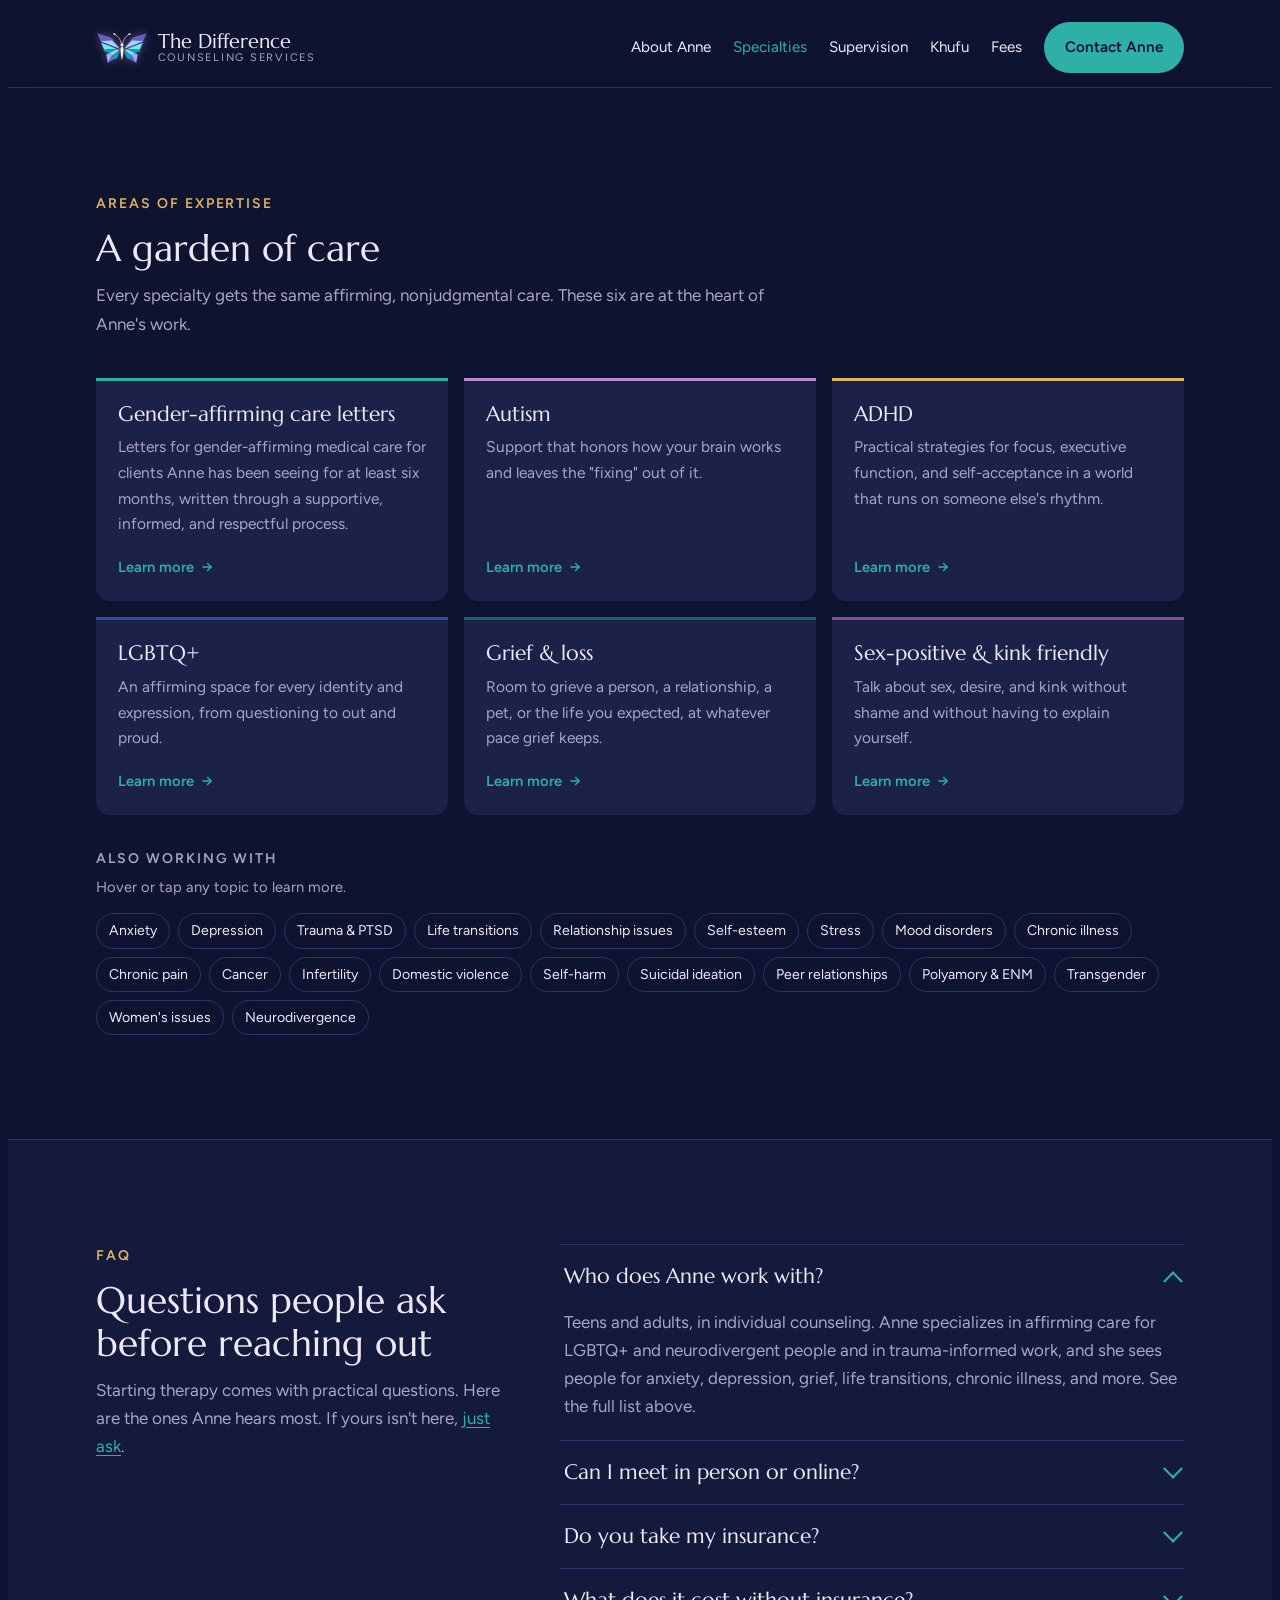
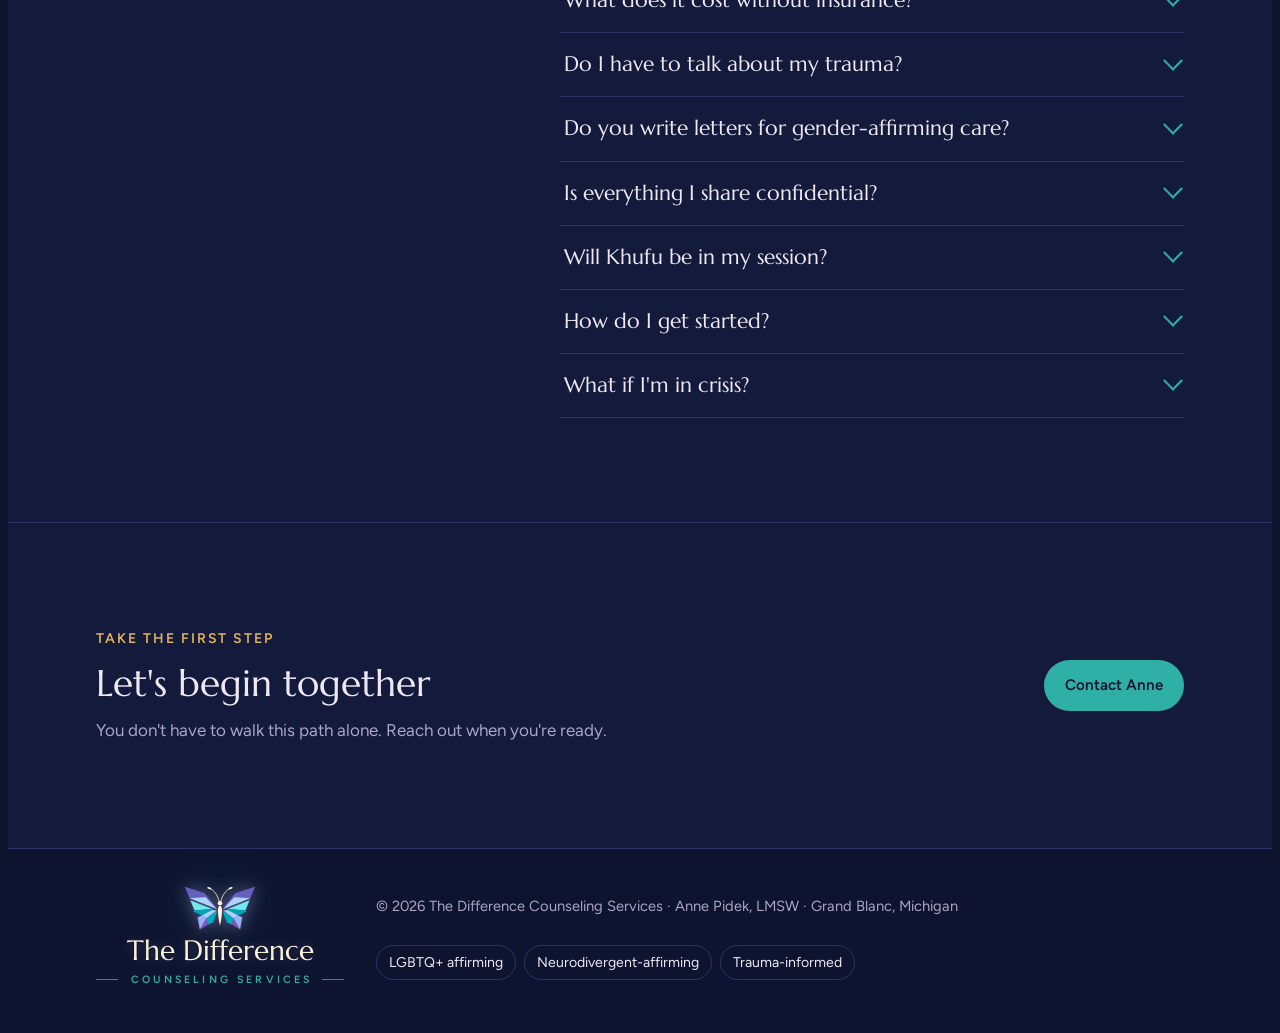
<file: specialties.html>
<!doctype html>
<html lang="en">
<head>
<meta charset="utf-8">
<meta name="viewport" content="width=device-width, initial-scale=1, viewport-fit=cover">
<title>LGBTQ+, Autism, ADHD &amp; Grief Therapy | The Difference Counseling</title>
<meta name="claude:viewport-fit-sides" content="cover">
<meta name="color-scheme" content="dark">
<meta name="theme-color" content="#0e1430">
<link rel="icon" href="favicon.svg" type="image/svg+xml">
<link rel="icon" href="favicon.ico" sizes="48x48">
<link rel="apple-touch-icon" href="apple-touch-icon.png">
<meta name="description" content="Gender-affirming care letters, autism, ADHD, LGBTQ+ care, grief, trauma, and more in Grand Blanc, MI and online, plus answers to common questions.">
<meta name="robots" content="index,follow,max-image-preview:large">
<link rel="canonical" href="https://thedifferencecounselingpllc.com/specialties.html">
<meta property="og:type" content="website">
<meta property="og:site_name" content="The Difference Counseling Services">
<meta property="og:title" content="LGBTQ+, Autism, ADHD &amp; Grief Therapy | The Difference Counseling">
<meta property="og:description" content="Gender-affirming care letters, autism, ADHD, LGBTQ+ care, grief and loss, sex-positive therapy, anxiety, trauma, and more in Grand Blanc, MI and online.">
<meta property="og:url" content="https://thedifferencecounselingpllc.com/specialties.html">
<meta property="og:image" content="https://thedifferencecounselingpllc.com/og-image-v2.png">
<meta property="og:image:width" content="1200">
<meta property="og:image:height" content="630">
<meta property="og:image:alt" content="The Difference Counseling Services butterfly logo above Anne Pidek, LMSW, affirming therapy in Grand Blanc, Michigan">
<meta name="twitter:card" content="summary_large_image">
<meta name="twitter:title" content="LGBTQ+, Autism, ADHD &amp; Grief Therapy | The Difference Counseling">
<meta name="twitter:description" content="Gender-affirming care letters, autism, ADHD, LGBTQ+ care, grief and loss, sex-positive therapy, anxiety, trauma, and more in Grand Blanc, MI and online.">
<meta name="twitter:image" content="https://thedifferencecounselingpllc.com/og-image-v2.png">
<script type="application/ld+json">{"@context":"https://schema.org","@type":"BreadcrumbList","itemListElement":[{"@type":"ListItem","position":1,"name":"Home","item":"https://thedifferencecounselingpllc.com/"},{"@type":"ListItem","position":2,"name":"LGBTQ+, Autism, ADHD & Grief Therapy","item":"https://thedifferencecounselingpllc.com/specialties.html"}]}</script>
<link rel="preconnect" href="https://fonts.googleapis.com">
<link rel="preconnect" href="https://fonts.gstatic.com" crossorigin>
<link rel="stylesheet" href="https://fonts.googleapis.com/css2?family=Marcellus&family=Figtree:ital,wght@0,400;0,500;0,600;0,700;1,400&display=swap">
<link rel="stylesheet" href="styles.css?v=20261114a">

</head>
<body>
<a class="skip-link" href="#main">Skip to main content</a>
<header class="site-head">
  <div class="wrap head-inner">
    <a class="brand" href="index.html" aria-label="The Difference Counseling Services, home">
      <img class="brand-mark" src="images/butterfly.svg" width="52" height="32" alt="">
      <span class="brand-name">The Difference<small>Counseling Services</small></span>
    </a>
    <button class="menu-btn" id="menu-btn" aria-expanded="false" aria-controls="nav">Menu</button>
    <nav class="nav" id="nav" aria-label="Main">
      <a href="about.html">About Anne</a>
      <a href="specialties.html" aria-current="page">Specialties</a>
      <a href="supervision.html">Supervision</a>
      <a href="khufu.html">Khufu</a>
      <a href="fees.html">Fees</a>
      <a class="btn btn-primary" href="contact.html">Contact Anne</a>
    </nav>
  </div>
</header>

<main id="main" tabindex="-1">
<!-- SPECIALTIES -->
<section id="specialties">
  <div class="wrap">
    <div class="sec-head">
      <span class="eyebrow">Areas of expertise</span>
      <h1><span class="sr-only">Therapy specialties in Grand Blanc: </span>A garden of care</h1>
      <p class="lede">Every specialty gets the same affirming, nonjudgmental care. These six are at the heart of Anne's work.</p>
    </div>
    <div class="spec-featured">
      <article class="spec"><h2>Gender-affirming care letters</h2><p>Letters for gender-affirming medical care for clients Anne has been seeing for at least six months, written through a supportive, informed, and respectful process.</p><a class="card-link" href="gender-affirming-letters.html">Learn more<span class="sr-only"> about gender-affirming care letters</span><svg width="14" height="14" viewBox="0 0 24 24" fill="none" stroke="currentColor" stroke-width="2.4" stroke-linecap="round" stroke-linejoin="round" aria-hidden="true"><path d="M5 12h14"></path><path d="m13 6 6 6-6 6"></path></svg></a></article>
      <article class="spec"><h2>Autism</h2><p>Support that honors how your brain works and leaves the "fixing" out of it.</p><a class="card-link" href="autism-therapy.html">Learn more<span class="sr-only"> about autism-affirming therapy</span><svg width="14" height="14" viewBox="0 0 24 24" fill="none" stroke="currentColor" stroke-width="2.4" stroke-linecap="round" stroke-linejoin="round" aria-hidden="true"><path d="M5 12h14"></path><path d="m13 6 6 6-6 6"></path></svg></a></article>
      <article class="spec"><h2>ADHD</h2><p>Practical strategies for focus, executive function, and self-acceptance in a world that runs on someone else's rhythm.</p><a class="card-link" href="adhd-therapy.html">Learn more<span class="sr-only"> about adhd therapy</span><svg width="14" height="14" viewBox="0 0 24 24" fill="none" stroke="currentColor" stroke-width="2.4" stroke-linecap="round" stroke-linejoin="round" aria-hidden="true"><path d="M5 12h14"></path><path d="m13 6 6 6-6 6"></path></svg></a></article>
      <article class="spec"><h2>LGBTQ+</h2><p>An affirming space for every identity and expression, from questioning to out and proud.</p><a class="card-link" href="lgbtq-therapy.html">Learn more<span class="sr-only"> about lgbtq+ affirming therapy</span><svg width="14" height="14" viewBox="0 0 24 24" fill="none" stroke="currentColor" stroke-width="2.4" stroke-linecap="round" stroke-linejoin="round" aria-hidden="true"><path d="M5 12h14"></path><path d="m13 6 6 6-6 6"></path></svg></a></article>
      <article class="spec"><h2>Grief &amp; loss</h2><p>Room to grieve a person, a relationship, a pet, or the life you expected, at whatever pace grief keeps.</p><a class="card-link" href="grief-therapy.html">Learn more<span class="sr-only"> about grief and loss therapy</span><svg width="14" height="14" viewBox="0 0 24 24" fill="none" stroke="currentColor" stroke-width="2.4" stroke-linecap="round" stroke-linejoin="round" aria-hidden="true"><path d="M5 12h14"></path><path d="m13 6 6 6-6 6"></path></svg></a></article>
      <article class="spec"><h2>Sex-positive &amp; kink friendly</h2><p>Talk about sex, desire, and kink without shame and without having to explain yourself.</p><a class="card-link" href="sex-positive-therapy.html">Learn more<span class="sr-only"> about sex-positive and kink-friendly therapy</span><svg width="14" height="14" viewBox="0 0 24 24" fill="none" stroke="currentColor" stroke-width="2.4" stroke-linecap="round" stroke-linejoin="round" aria-hidden="true"><path d="M5 12h14"></path><path d="m13 6 6 6-6 6"></path></svg></a></article>
    </div>
    <div class="spec-all">
      <h2>Also working with</h2>
      <p class="tip-hint">Hover or tap any topic to learn more.</p>
      <div class="chips">
        
        <span class="tip"><button type="button" class="chip" aria-describedby="tip-0">Anxiety</button><span class="pop" role="tooltip" id="tip-0">Worry, racing thoughts, panic, or the constant hum of “what if.” Together you build ways to calm your body and quiet the spiral.</span></span>
        <span class="tip"><button type="button" class="chip" aria-describedby="tip-1">Depression</button><span class="pop" role="tooltip" id="tip-1">Low mood, numbness, or losing interest in what you used to love. Support that meets you on the hard days.</span></span>
        <span class="tip"><button type="button" class="chip" aria-describedby="tip-2">Trauma &amp; PTSD</button><span class="pop" role="tooltip" id="tip-2">Healing at your own pace. You never have to retell your story to do this work.</span></span>
        <span class="tip"><button type="button" class="chip" aria-describedby="tip-3">Life transitions</button><span class="pop" role="tooltip" id="tip-3">Moves, breakups, new jobs, coming out, retirement. Support while the ground shifts under you.</span></span>
        <span class="tip"><button type="button" class="chip" aria-describedby="tip-4">Relationship issues</button><span class="pop" role="tooltip" id="tip-4">Communication, conflict, boundaries, and patterns that keep repeating with partners, family, or friends.</span></span>
        <span class="tip"><button type="button" class="chip" aria-describedby="tip-5">Self-esteem</button><span class="pop" role="tooltip" id="tip-5">Quieting the inner critic and building a kinder, steadier relationship with yourself.</span></span>
        <span class="tip"><button type="button" class="chip" aria-describedby="tip-6">Stress</button><span class="pop" role="tooltip" id="tip-6">When everything feels like too much. Practical tools to lighten the load and protect your energy.</span></span>
        <span class="tip"><button type="button" class="chip" aria-describedby="tip-7">Mood disorders</button><span class="pop" role="tooltip" id="tip-7">Support for bipolar disorder and other mood conditions, alongside any medical care you receive.</span></span>
        <span class="tip"><button type="button" class="chip" aria-describedby="tip-8">Chronic illness</button><span class="pop" role="tooltip" id="tip-8">Living with a body that asks more of you. Room for the frustration, grief, and fatigue that come with it.</span></span>
        <span class="tip"><button type="button" class="chip" aria-describedby="tip-9">Chronic pain</button><span class="pop" role="tooltip" id="tip-9">Coping with pain that doesn't go away, and with how it shapes work, rest, and relationships.</span></span>
        <span class="tip"><button type="button" class="chip" aria-describedby="tip-10">Cancer</button><span class="pop" role="tooltip" id="tip-10">Support through diagnosis, treatment, and survivorship, or while caring for someone with cancer.</span></span>
        <span class="tip"><button type="button" class="chip" aria-describedby="tip-11">Infertility</button><span class="pop" role="tooltip" id="tip-11">The waiting, the procedures, the losses, and the hope. A place to hold all of it.</span></span>
        <span class="tip"><button type="button" class="chip" aria-describedby="tip-12">Domestic violence</button><span class="pop" role="tooltip" id="tip-12">Support for survivors, with your safety and your choices at the center.</span></span>
        <span class="tip"><button type="button" class="chip" aria-describedby="tip-13">Self-harm</button><span class="pop" role="tooltip" id="tip-13">Nonjudgmental support for understanding urges and finding other ways to cope.</span></span>
        <span class="tip"><button type="button" class="chip" aria-describedby="tip-14">Suicidal ideation</button><span class="pop" role="tooltip" id="tip-14">A safe place to talk openly about thoughts of suicide, without panic or judgment. In crisis now? Call or text 988.</span></span>
        <span class="tip"><button type="button" class="chip" aria-describedby="tip-15">Peer relationships</button><span class="pop" role="tooltip" id="tip-15">Friendships, belonging, and social pressure, for teens and adults alike.</span></span>
        <span class="tip"><button type="button" class="chip" aria-describedby="tip-16">Polyamory &amp; ENM</button><span class="pop" role="tooltip" id="tip-16">Affirming support for polyamorous and ethically non-monogamous people and relationships.</span></span>
        <span class="tip"><button type="button" class="chip" aria-describedby="tip-18">Transgender</button><span class="pop" role="tooltip" id="tip-18">Affirming care for trans, nonbinary, and gender-expansive people, including letters for gender-affirming care.</span></span>
        <span class="tip"><button type="button" class="chip" aria-describedby="tip-19">Women's issues</button><span class="pop" role="tooltip" id="tip-19">Support around the pressures, roles, and transitions that shape women's lives.</span></span>
        <span class="tip"><button type="button" class="chip" aria-describedby="tip-20">Neurodivergence</button><span class="pop" role="tooltip" id="tip-20">Support for autistic, ADHD, and otherwise neurodivergent people that honors how your brain works.</span></span>
      
      </div>
    </div>
  </div>
</section>

<section id="faq" class="faq">
  <div class="wrap faq-grid">
    <div class="sec-head">
      <span class="eyebrow">FAQ</span>
      <h2>Questions people ask before reaching out</h2>
      <p class="lede">Starting therapy comes with practical questions. Here are the ones Anne hears most. If yours isn't here, <a href="contact.html">just ask</a>.</p>
    </div>
    <div class="faq-list">
      <details class="faq-item" open>
        <summary>Who does Anne work with?</summary>
        <div class="faq-a"><p>Teens and adults, in individual counseling. Anne specializes in affirming care for LGBTQ+ and neurodivergent people and in trauma-informed work, and she sees people for anxiety, depression, grief, life transitions, chronic illness, and more. See the full list above.</p></div>
      </details>
      <details class="faq-item">
        <summary>Can I meet in person or online?</summary>
        <div class="faq-a"><p>Both. Anne sees clients in person at her office at 10683 South Saginaw Street, Suite B, in Grand Blanc, and by secure telehealth anywhere in Michigan.</p></div>
      </details>
      <details class="faq-item">
        <summary>Do you take my insurance?</summary>
        <div class="faq-a"><p>Anne is in network with most major plans, including Blue Cross Blue Shield, Blue Care Network, Medicaid, Medicare, Priority Health, and UnitedHealthcare. She is not in network with Cigna. Please call your insurance before your first session to confirm your mental health benefits. <a href="fees.html">See the full list</a>.</p></div>
      </details>
      <details class="faq-item">
        <summary>What does it cost without insurance?</summary>
        <div class="faq-a"><p>The self-pay rate is $200 per 50-minute session. If you have out-of-network benefits, Anne can give you a superbill to submit to your insurance. You also have the right to a Good Faith Estimate of your costs. <a href="fees.html">See fees and payment options</a>.</p></div>
      </details>
      <details class="faq-item">
        <summary>Do I have to talk about my trauma?</summary>
        <div class="faq-a"><p>No. Anne never asks you to retell your trauma. You decide what you share and when, and plenty of meaningful work happens without going through the details.</p></div>
      </details>
      <details class="faq-item">
        <summary>Do you write letters for gender-affirming care?</summary>
        <div class="faq-a"><p>Yes, for clients Anne has been seeing for at least six months. Letters are written through a supportive, informed, and respectful process. If you need a letter by a certain date, mention it when you reach out so you can plan around that timeline.</p></div>
      </details>
      <details class="faq-item">
        <summary>Is everything I share confidential?</summary>
        <div class="faq-a"><p>Yes, with a few exceptions required by law, such as a serious risk of harm to yourself or someone else, or suspected abuse of a child or vulnerable adult. Anne goes over these at the start so there are no surprises.</p></div>
      </details>
      <details class="faq-item">
        <summary>Will Khufu be in my session?</summary>
        <div class="faq-a"><p>Only if you want him there. Sphynx cats are not hypoallergenic, so if you have allergies or would just rather not, tell Anne and Khufu will nap elsewhere. <a href="khufu.html">Meet Khufu</a>.</p></div>
      </details>
      <details class="faq-item">
        <summary>How do I get started?</summary>
        <div class="faq-a"><p>Call or text <a href="tel:+18102461948">(810) 246-1948</a> or email Anne. Keep your first message brief: your name, the best way to reach you, and whether you are looking for therapy or supervision. Anne will get back to you to set up a first conversation. <a href="contact.html">Contact details</a>.</p></div>
      </details>
      <details class="faq-item">
        <summary>What if I'm in crisis?</summary>
        <div class="faq-a"><p>This practice can't respond to emergencies. Call or text 988 to reach the Suicide &amp; Crisis Lifeline any time, or call 911.</p></div>
      </details>
    </div>
  </div>
</section>

<section class="cta-band">
  <div class="wrap teaser">
    <div class="sec-head">
      <span class="eyebrow">Take the first step</span>
      <h2>Let's begin together</h2>
      <p class="lede">You don't have to walk this path alone. Reach out when you're ready.</p>
    </div>
    <a class="btn btn-primary" href="contact.html">Contact Anne</a>
  </div>
</section>
</main>

<footer>
  <div class="wrap foot">
    <div class="foot-lockup">
      <img src="images/butterfly.svg" width="72" height="45" alt="" loading="lazy">
      <span class="fl-name">The Difference</span>
      <span class="fl-tag">Counseling Services</span>
    </div>
    <span>© 2026 The Difference Counseling Services · Anne Pidek, LMSW · Grand Blanc, Michigan</span>
    <span class="badges"><span class="chip">LGBTQ+ affirming</span><span class="chip">Neurodivergent-affirming</span><span class="chip">Trauma-informed</span></span>
  </div>
</footer>

<script>
(function(){
  var btn=document.getElementById('menu-btn'), nav=document.getElementById('nav');
  btn.addEventListener('click',function(){var o=nav.classList.toggle('open');btn.setAttribute('aria-expanded',o);btn.textContent=o?'Close':'Menu';});
  nav.addEventListener('click',function(e){if(e.target.tagName==='A'){nav.classList.remove('open');btn.setAttribute('aria-expanded','false');btn.textContent='Menu';}});
  document.querySelectorAll('.copy').forEach(function(b){
    b.addEventListener('click',function(){
      var t=b.getAttribute('data-copy');
      function say(m){var st=document.getElementById('copy-status');if(st){st.textContent='';setTimeout(function(){st.textContent=m;},50);}}
      function done(){say((b.id==='copy-phone'?'Phone number':'Email address')+' copied');b.textContent='Copied';setTimeout(function(){b.textContent='Copy';},1800);}
      function fallback(){var v=b.parentNode.querySelector('.val');var r=document.createRange();r.selectNodeContents(v);var s=getSelection();s.removeAllRanges();s.addRange(r);say('Copy unavailable. The text is selected, so press Control C or Command C to copy it.');b.textContent='Selected';setTimeout(function(){b.textContent='Copy';},1800);}
      try{navigator.clipboard.writeText(t).then(done,fallback);}catch(e){fallback();}
    });
  });
})();
</script>
<script>
(function(){
  var tips=[].slice.call(document.querySelectorAll('.tip'));
  function place(tip){
    var pop=tip.querySelector('.pop'); if(!pop) return;
    pop.style.setProperty('--shift','0px');
    var r=pop.getBoundingClientRect(), pad=12, vw=document.documentElement.clientWidth, shift=0;
    if(r.left<pad) shift=pad-r.left; else if(r.right>vw-pad) shift=(vw-pad)-r.right;
    pop.style.setProperty('--shift',shift+'px');
  }
  function reset(tip){tip.classList.remove('open','dismissed');}
  tips.forEach(function(tip){
    var btn=tip.querySelector('button');
    tip.addEventListener('pointerenter',function(e){if(e.pointerType!=='mouse')return;tip.classList.remove('dismissed');place(tip);});
    tip.addEventListener('pointerleave',function(e){if(e.pointerType!=='mouse')return;reset(tip);});
    tip.addEventListener('focusin',function(){place(tip);});
    tip.addEventListener('focusout',function(e){if(!tip.contains(e.relatedTarget)) reset(tip);});
    btn.addEventListener('click',function(){
      if(tip.classList.contains('open')){tip.classList.remove('open');tip.classList.add('dismissed');}
      else{tips.forEach(function(t){if(t!==tip) reset(t);});tip.classList.remove('dismissed');tip.classList.add('open');place(tip);}
    });
  });
  document.addEventListener('keydown',function(e){
    if(e.key==='Escape'||e.key==='Esc'){tips.forEach(function(t){if(t.matches(':hover')||t.contains(document.activeElement)||t.classList.contains('open')){t.classList.remove('open');t.classList.add('dismissed');}});}
  });
  document.addEventListener('click',function(e){tips.forEach(function(t){if(!t.contains(e.target)) reset(t);});});
})();
</script>
</body>
</html>
</file>
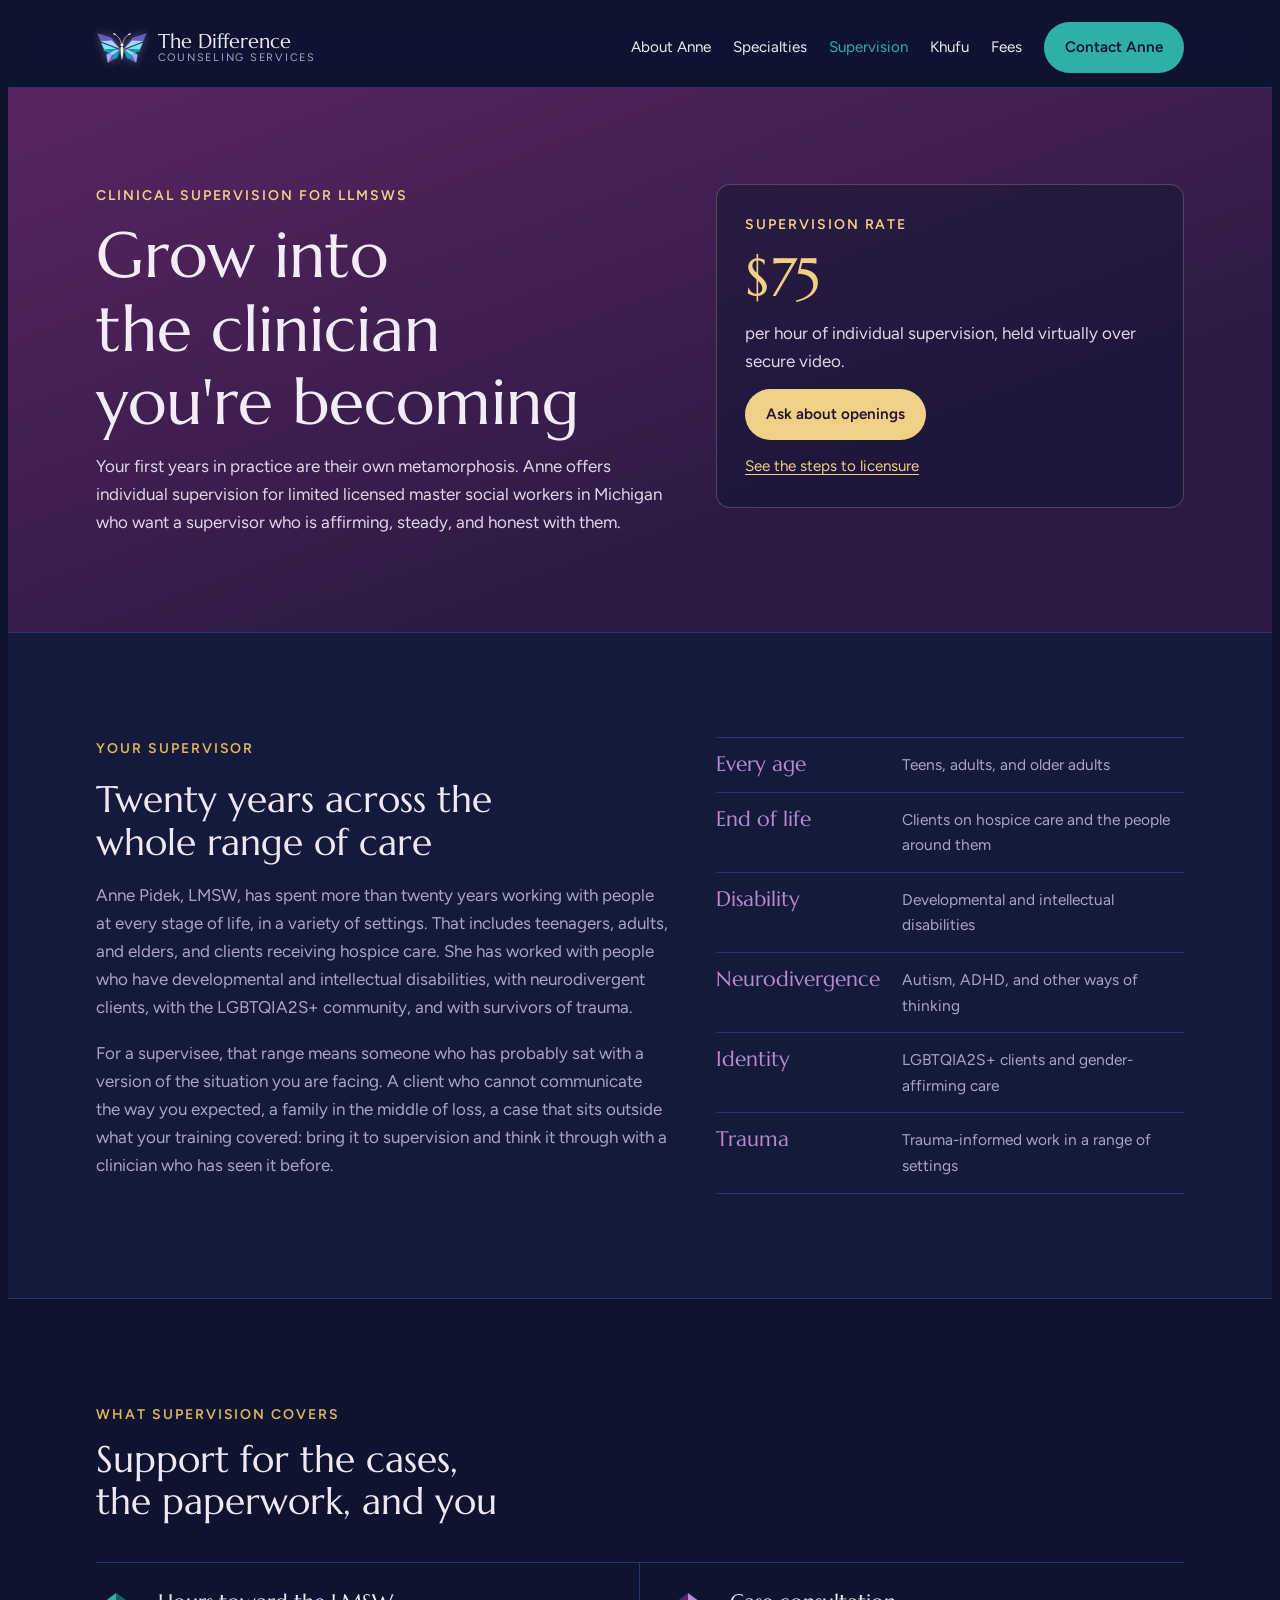
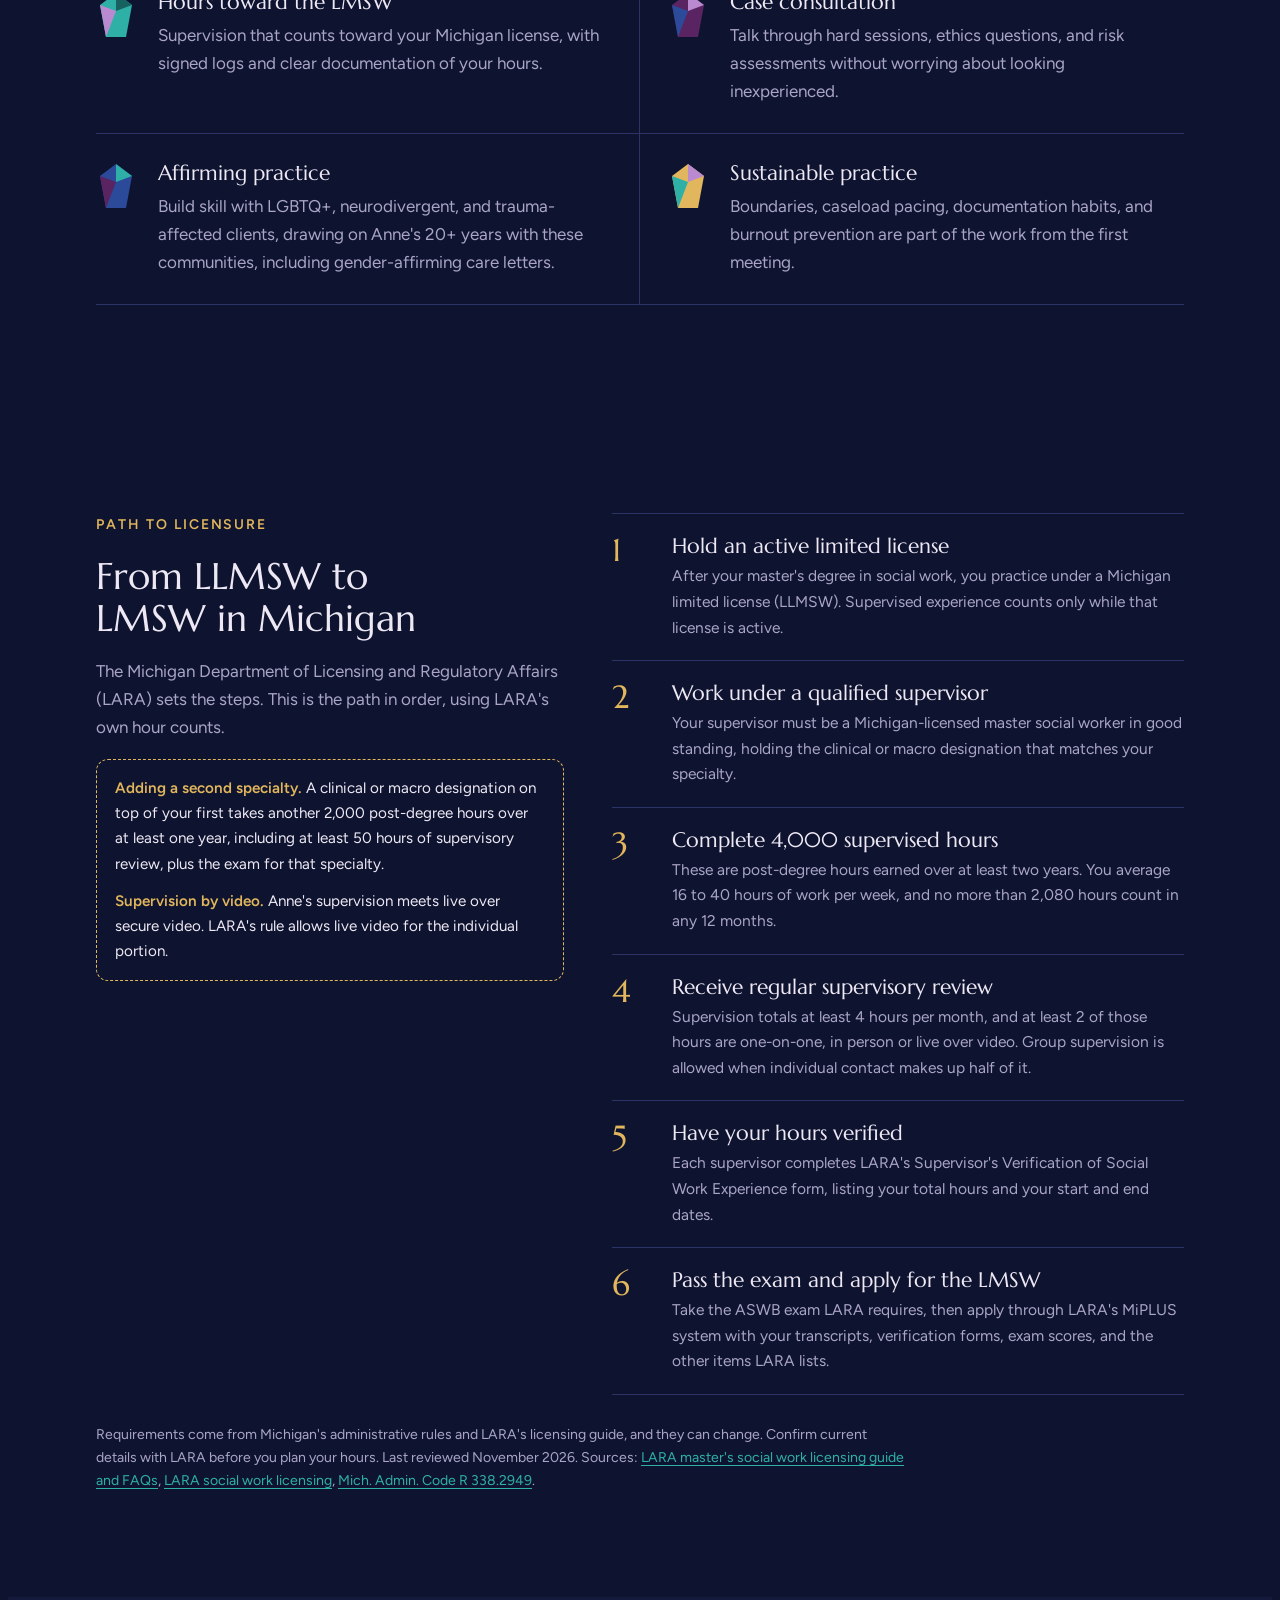
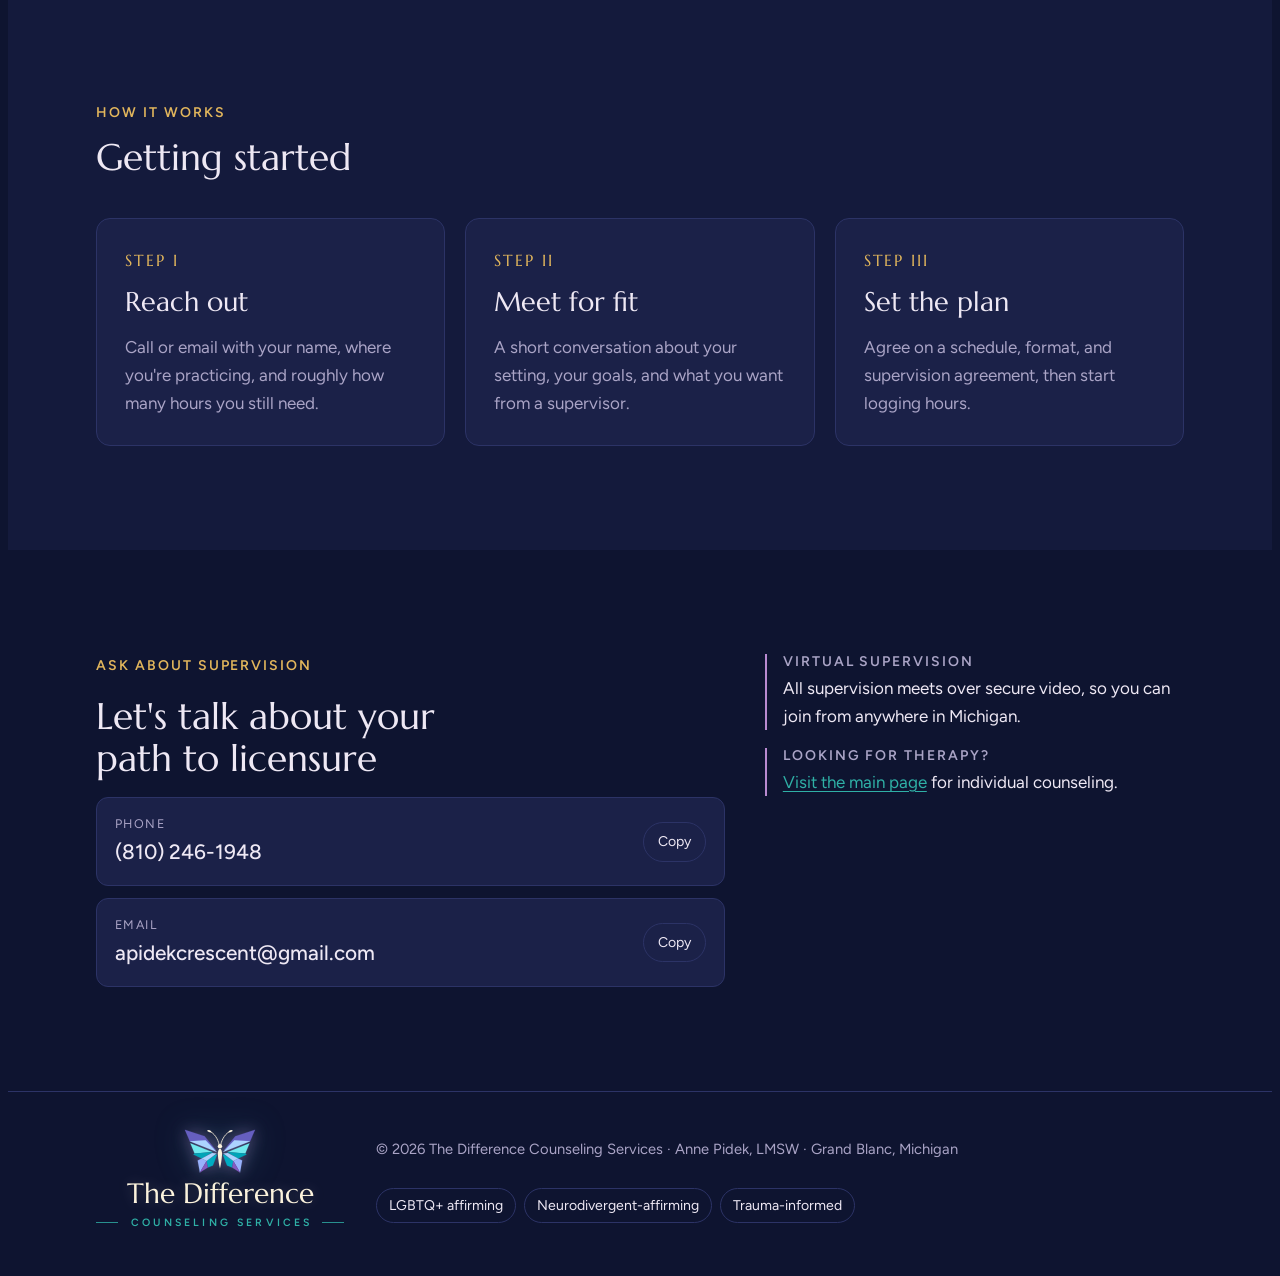
<file: supervision.html>
<!doctype html>
<html lang="en">
<head>
<meta charset="utf-8">
<meta name="viewport" content="width=device-width, initial-scale=1, viewport-fit=cover">
<title>LLMSW Supervision in Michigan | The Difference Counseling</title>
<meta name="claude:viewport-fit-sides" content="cover">
<meta name="color-scheme" content="dark">
<meta name="theme-color" content="#0e1430">
<link rel="icon" href="favicon.svg" type="image/svg+xml">
<link rel="icon" href="favicon.ico" sizes="48x48">
<link rel="apple-touch-icon" href="apple-touch-icon.png">
<meta name="description" content="Virtual clinical supervision for LLMSWs in Michigan with Anne Pidek, LMSW. $75 per hour.">
<meta name="robots" content="index,follow,max-image-preview:large">
<link rel="canonical" href="https://thedifferencecounselingpllc.com/supervision.html">
<meta property="og:type" content="website">
<meta property="og:site_name" content="The Difference Counseling Services">
<meta property="og:title" content="LLMSW Supervision in Michigan | The Difference Counseling">
<meta property="og:description" content="Virtual clinical supervision for LLMSWs in Michigan with Anne Pidek, LMSW. $75 per hour.">
<meta property="og:url" content="https://thedifferencecounselingpllc.com/supervision.html">
<meta property="og:image" content="https://thedifferencecounselingpllc.com/og-image-v2.png">
<meta property="og:image:width" content="1200">
<meta property="og:image:height" content="630">
<meta property="og:image:alt" content="The Difference Counseling Services butterfly logo above Anne Pidek, LMSW, affirming therapy in Grand Blanc, Michigan">
<meta name="twitter:card" content="summary_large_image">
<meta name="twitter:title" content="LLMSW Supervision in Michigan | The Difference Counseling">
<meta name="twitter:description" content="Virtual clinical supervision for LLMSWs in Michigan with Anne Pidek, LMSW. $75 per hour.">
<meta name="twitter:image" content="https://thedifferencecounselingpllc.com/og-image-v2.png">
<script type="application/ld+json">{"@context":"https://schema.org","@type":"BreadcrumbList","itemListElement":[{"@type":"ListItem","position":1,"name":"Home","item":"https://thedifferencecounselingpllc.com/"},{"@type":"ListItem","position":2,"name":"LLMSW Supervision in Michigan","item":"https://thedifferencecounselingpllc.com/supervision.html"}]}</script>
<link rel="preconnect" href="https://fonts.googleapis.com">
<link rel="preconnect" href="https://fonts.gstatic.com" crossorigin>
<link rel="stylesheet" href="https://fonts.googleapis.com/css2?family=Marcellus&family=Figtree:ital,wght@0,400;0,500;0,600;0,700;1,400&display=swap">
<link rel="stylesheet" href="styles.css?v=20261114a">

</head>
<body>
<a class="skip-link" href="#main">Skip to main content</a>
<header class="site-head">
  <div class="wrap head-inner">
    <a class="brand" href="index.html" aria-label="The Difference Counseling Services, home">
      <img class="brand-mark" src="images/butterfly.svg" width="52" height="32" alt="">
      <span class="brand-name">The Difference<small>Counseling Services</small></span>
    </a>
    <button class="menu-btn" id="menu-btn" aria-expanded="false" aria-controls="nav">Menu</button>
    <nav class="nav" id="nav" aria-label="Main">
      <a href="about.html">About Anne</a>
      <a href="specialties.html">Specialties</a>
      <a href="supervision.html" aria-current="page">Supervision</a>
      <a href="khufu.html">Khufu</a>
      <a href="fees.html">Fees</a>
      <a class="btn btn-primary" href="contact.html">Contact Anne</a>
    </nav>
  </div>
</header>

<main id="main" tabindex="-1">

<section class="supervision sub-hero">
  <div class="wrap sup-grid">
    <div class="sec-head">
      <span class="eyebrow">Clinical supervision for LLMSWs</span>
      <h1><span class="sr-only">LLMSW supervision in Michigan: </span>Grow into the clinician you're becoming</h1>
      <p class="lede">Your first years in practice are their own metamorphosis. Anne offers individual supervision for limited licensed master social workers in Michigan who want a supervisor who is affirming, steady, and honest with them.</p>
    </div>
    <div class="sup-card">
      <span class="eyebrow">Supervision rate</span>
      <span class="price" style="font-family:var(--display);font-size:3.4rem;line-height:1;color:#f0cf87">$75</span>
      <p>per hour of individual supervision, held virtually over secure video.</p>
      <a class="btn btn-primary" href="#sup-contact">Ask about openings</a>
      <a class="sup-link" href="#licensure">See the steps to licensure</a>
    </div>
  </div>
</section>

<section class="experience">
  <div class="wrap exp-grid">
    <div class="exp-main">
      <span class="eyebrow">Your supervisor</span>
      <h2>Twenty years across the whole range of care</h2>
      <p>Anne Pidek, LMSW, has spent more than twenty years working with people at every stage of life, in a variety of settings. That includes teenagers, adults, and elders, and clients receiving hospice care. She has worked with people who have developmental and intellectual disabilities, with neurodivergent clients, with the LGBTQIA2S+ community, and with survivors of trauma.</p>
      <p>For a supervisee, that range means someone who has probably sat with a version of the situation you are facing. A client who cannot communicate the way you expected, a family in the middle of loss, a case that sits outside what your training covered: bring it to supervision and think it through with a clinician who has seen it before.</p>
    </div>
    <ul class="exp-list">
      <li><strong>Every age</strong><span>Teens, adults, and older adults</span></li>
      <li><strong>End of life</strong><span>Clients on hospice care and the people around them</span></li>
      <li><strong>Disability</strong><span>Developmental and intellectual disabilities</span></li>
      <li><strong>Neurodivergence</strong><span>Autism, ADHD, and other ways of thinking</span></li>
      <li><strong>Identity</strong><span>LGBTQIA2S+ clients and gender-affirming care</span></li>
      <li><strong>Trauma</strong><span>Trauma-informed work in a range of settings</span></li>
    </ul>
  </div>
</section>

<section>
  <div class="wrap">
    <div class="sec-head">
      <span class="eyebrow">What supervision covers</span>
      <h2>Support for the cases, the paperwork, and you</h2>
    </div>
    <div class="wards">
      <div class="ward">
        <svg viewBox="0 0 40 48" aria-hidden="true"><polygon class="f2" points="20,2 36,14 30,46 10,46 4,14"/><polygon class="f6" points="20,2 36,14 20,20"/><polygon class="f4" points="4,14 20,20 10,46"/></svg>
        <div><h3>Hours toward the LMSW</h3><p>Supervision that counts toward your Michigan license, with signed logs and clear documentation of your hours.</p></div>
      </div>
      <div class="ward">
        <svg viewBox="0 0 40 48" aria-hidden="true"><polygon class="f1" points="20,2 36,14 30,46 10,46 4,14"/><polygon class="f4" points="20,2 36,14 20,20"/><polygon class="f3" points="4,14 20,20 10,46"/></svg>
        <div><h3>Case consultation</h3><p>Talk through hard sessions, ethics questions, and risk assessments without worrying about looking inexperienced.</p></div>
      </div>
      <div class="ward">
        <svg viewBox="0 0 40 48" aria-hidden="true"><polygon class="f3" points="20,2 36,14 30,46 10,46 4,14"/><polygon class="f2" points="20,2 36,14 20,20"/><polygon class="f1" points="4,14 20,20 10,46"/></svg>
        <div><h3>Affirming practice</h3><p>Build skill with LGBTQ+, neurodivergent, and trauma-affected clients, drawing on Anne's 20+ years with these communities, including gender-affirming care letters.</p></div>
      </div>
      <div class="ward">
        <svg viewBox="0 0 40 48" aria-hidden="true"><polygon class="f5" points="20,2 36,14 30,46 10,46 4,14"/><polygon class="f4" points="20,2 36,14 20,20"/><polygon class="f2" points="4,14 20,20 10,46"/></svg>
        <div><h3>Sustainable practice</h3><p>Boundaries, caseload pacing, documentation habits, and burnout prevention are part of the work from the first meeting.</p></div>
      </div>
    </div>
  </div>
</section>

<section id="licensure">
  <div class="wrap lic-grid">
    <div class="lic-intro">
      <span class="eyebrow">Path to licensure</span>
      <h2>From LLMSW to LMSW in Michigan</h2>
      <p class="lede">The Michigan Department of Licensing and Regulatory Affairs (LARA) sets the steps. This is the path in order, using LARA's own hour counts.</p>
      <div class="lic-note">
        <p><b>Adding a second specialty.</b> A clinical or macro designation on top of your first takes another 2,000 post-degree hours over at least one year, including at least 50 hours of supervisory review, plus the exam for that specialty.</p>
        <p><b>Supervision by video.</b> Anne's supervision meets live over secure video. LARA's rule allows live video for the individual portion.</p>
      </div>
    </div>
    <ol class="lic-steps">
      <li><h3>Hold an active limited license</h3><p>After your master's degree in social work, you practice under a Michigan limited license (LLMSW). Supervised experience counts only while that license is active.</p></li>
      <li><h3>Work under a qualified supervisor</h3><p>Your supervisor must be a Michigan-licensed master social worker in good standing, holding the clinical or macro designation that matches your specialty.</p></li>
      <li><h3>Complete 4,000 supervised hours</h3><p>These are post-degree hours earned over at least two years. You average 16 to 40 hours of work per week, and no more than 2,080 hours count in any 12 months.</p></li>
      <li><h3>Receive regular supervisory review</h3><p>Supervision totals at least 4 hours per month, and at least 2 of those hours are one-on-one, in person or live over video. Group supervision is allowed when individual contact makes up half of it.</p></li>
      <li><h3>Have your hours verified</h3><p>Each supervisor completes LARA's Supervisor's Verification of Social Work Experience form, listing your total hours and your start and end dates.</p></li>
      <li><h3>Pass the exam and apply for the LMSW</h3><p>Take the ASWB exam LARA requires, then apply through LARA's MiPLUS system with your transcripts, verification forms, exam scores, and the other items LARA lists.</p></li>
    </ol>
  </div>
  <div class="wrap">
    <p class="lic-source">Requirements come from Michigan's administrative rules and LARA's licensing guide, and they can change. Confirm current details with LARA before you plan your hours. Last reviewed November 2026. Sources: <a href="https://www.michigan.gov/lara/bureau-list/bpl/health/hp-lic-health-prof/social/masters-social-work-licensing-guide-and-faqs" target="_blank" rel="noopener">LARA master's social work licensing guide and FAQs<span class="sr-only"> (opens in a new tab)</span></a>, <a href="https://www.michigan.gov/lara/bureau-list/bpl/health/hp-lic-health-prof/social" target="_blank" rel="noopener">LARA social work licensing<span class="sr-only"> (opens in a new tab)</span></a>, <a href="https://www.law.cornell.edu/regulations/michigan/Mich-Admin-Code-R-338-2949" target="_blank" rel="noopener">Mich. Admin. Code R 338.2949<span class="sr-only"> (opens in a new tab)</span></a>.</p>
  </div>
</section>

<section class="fees">
  <div class="wrap">
    <div class="sec-head">
      <span class="eyebrow">How it works</span>
      <h2>Getting started</h2>
    </div>
    <div class="phases">
      <article class="phase"><span class="phase-num">STEP I</span><h3>Reach out</h3><p>Call or email with your name, where you're practicing, and roughly how many hours you still need.</p></article>
      <article class="phase"><span class="phase-num">STEP II</span><h3>Meet for fit</h3><p>A short conversation about your setting, your goals, and what you want from a supervisor.</p></article>
      <article class="phase"><span class="phase-num">STEP III</span><h3>Set the plan</h3><p>Agree on a schedule, format, and supervision agreement, then start logging hours.</p></article>
    </div>
  </div>
</section>

<section id="sup-contact">
  <div class="wrap contact-grid">
    <div class="contact-copy">
      <span class="eyebrow">Ask about supervision</span>
      <h2>Let's talk about your path to licensure</h2>
      <div class="lines">
        <span class="sr-only" role="status" aria-live="polite" id="copy-status"></span>
        <div class="cline">
          <div><span class="lbl">Phone</span><span class="val"><a href="tel:+18102461948">(810) 246-1948</a></span></div>
          <button class="copy" type="button" data-copy="(810) 246-1948" id="copy-phone" aria-label="Copy phone number">Copy</button>
        </div>
        <div class="cline">
          <div><span class="lbl">Email</span><span class="val"><a href="mailto:apidekcrescent@gmail.com">apidekcrescent@gmail.com</a></span></div>
          <button class="copy" type="button" data-copy="apidekcrescent@gmail.com" id="copy-email" aria-label="Copy email address">Copy</button>
        </div>
      </div>
    </div>
    <div class="where">
      <div><h3>Virtual supervision</h3><p>All supervision meets over secure video, so you can join from anywhere in Michigan.</p></div>
      <div><h3>Looking for therapy?</h3><p><a href="index.html">Visit the main page</a> for individual counseling.</p></div>
    </div>
  </div>
</section>

</main>

<footer>
  <div class="wrap foot">
    <div class="foot-lockup">
      <img src="images/butterfly.svg" width="72" height="45" alt="" loading="lazy">
      <span class="fl-name">The Difference</span>
      <span class="fl-tag">Counseling Services</span>
    </div>
    <span>© 2026 The Difference Counseling Services · Anne Pidek, LMSW · Grand Blanc, Michigan</span>
    <span class="badges"><span class="chip">LGBTQ+ affirming</span><span class="chip">Neurodivergent-affirming</span><span class="chip">Trauma-informed</span></span>
  </div>
</footer>

<script>
(function(){
  var btn=document.getElementById('menu-btn'), nav=document.getElementById('nav');
  btn.addEventListener('click',function(){var o=nav.classList.toggle('open');btn.setAttribute('aria-expanded',o);btn.textContent=o?'Close':'Menu';});
  nav.addEventListener('click',function(e){if(e.target.tagName==='A'){nav.classList.remove('open');btn.setAttribute('aria-expanded','false');btn.textContent='Menu';}});
  document.querySelectorAll('.copy').forEach(function(b){
    b.addEventListener('click',function(){
      var t=b.getAttribute('data-copy');
      function say(m){var st=document.getElementById('copy-status');if(st){st.textContent='';setTimeout(function(){st.textContent=m;},50);}}
      function done(){say((b.id==='copy-phone'?'Phone number':'Email address')+' copied');b.textContent='Copied';setTimeout(function(){b.textContent='Copy';},1800);}
      function fallback(){var v=b.parentNode.querySelector('.val');var r=document.createRange();r.selectNodeContents(v);var s=getSelection();s.removeAllRanges();s.addRange(r);say('Copy unavailable. The text is selected, so press Control C or Command C to copy it.');b.textContent='Selected';setTimeout(function(){b.textContent='Copy';},1800);}
      try{navigator.clipboard.writeText(t).then(done,fallback);}catch(e){fallback();}
    });
  });
})();
</script>
</body>
</html>
</file>
<file: styles.css>
/* Layout: night-sky ground, one faceted-gem butterfly in the hero; sections follow the metamorphosis from first hello to fees and contact. Dark-first. */
:root{
  --bg:#0e1430;          /* navy night */
  --bg-2:#141a3c;
  --surface:#1b2148;
  --line:#2c3366;
  --fg:#eee8f4;
  --muted:#aaa4c6;
  --eggplant:#5a2462;
  --amethyst:#b98ad0;
  --teal:#2fb0a6;
  --teal-deep:#17615f;
  --sapphire:#2c4a9a;
  --citrine:#e2b65c;
  --on-accent:#0e1430;
  --display:"Marcellus","Cinzel",Georgia,"Times New Roman",serif;
  --body:"Figtree","Segoe UI",system-ui,-apple-system,sans-serif;
  --step--1:.875rem; --step-0:1.0625rem; --step-1:1.3rem; --step-2:1.7rem; --step-3:2.3rem; --step-4:clamp(2.5rem,6vw,4rem);
  --radius:14px;
  color-scheme:dark;
}
*{box-sizing:border-box}
html{scroll-behavior:smooth;scroll-padding-top:84px}
@media (prefers-reduced-motion: reduce){html{scroll-behavior:auto}}
body{background:var(--bg);color:var(--fg);font-family:var(--body);font-size:var(--step-0);line-height:1.65;-webkit-font-smoothing:antialiased}
body::before{content:"";position:fixed;inset:0 0 auto;height:env(safe-area-inset-top,0px);z-index:60;background:var(--bg)}
a{color:var(--teal);text-underline-offset:3px}
a:hover{color:var(--amethyst)}
:focus-visible{outline:2px solid var(--citrine);outline-offset:3px;border-radius:4px}
h1,h2,h3{font-family:var(--display);font-weight:400;line-height:1.15;text-wrap:balance;margin:0}
p{margin:0}
.wrap{max-width:1120px;margin:0 auto;padding-left:max(16px,env(safe-area-inset-left,0px));padding-right:max(16px,env(safe-area-inset-right,0px))}
.eyebrow{font-size:var(--step--1);letter-spacing:.14em;text-transform:uppercase;color:var(--citrine);font-weight:600}
.lede{color:var(--muted);max-width:62ch}
section{padding-block:clamp(56px,9vw,104px)}
.sec-head{display:grid;gap:12px;margin-bottom:40px;max-width:68ch}
.sec-head h2{font-size:var(--step-3)}

/* Header */
.site-head{position:sticky;top:env(safe-area-inset-top,0px);z-index:50;background:color-mix(in srgb,var(--bg) 88%,transparent);backdrop-filter:blur(10px);border-bottom:1px solid var(--line)}
.head-inner{display:flex;align-items:center;justify-content:space-between;gap:16px;padding-block:14px}
.brand{display:flex;align-items:center;gap:10px;text-decoration:none;color:var(--fg)}
.brand svg{width:34px;height:28px;flex:none}
.brand-name{font-family:var(--display);font-size:1.25rem;line-height:1.05}
.brand-name small{display:block;font-family:var(--body);font-size:.68rem;letter-spacing:.16em;text-transform:uppercase;color:var(--muted)}
.nav{display:flex;gap:22px;align-items:center}
.nav a{color:var(--fg);text-decoration:none;font-size:.95rem}
.nav a:hover{color:var(--teal)}
.btn{display:inline-flex;align-items:center;gap:8px;padding:12px 20px;border-radius:999px;font-weight:600;text-decoration:none;font-size:.95rem;border:1px solid transparent;cursor:pointer;font-family:var(--body)}
.btn-primary{background:var(--teal);color:var(--on-accent)}
.btn-primary:hover{background:var(--amethyst);color:var(--on-accent)}
.btn-ghost{border-color:var(--line);color:var(--fg);background:transparent}
.btn-ghost:hover{border-color:var(--teal);color:var(--teal)}
.menu-btn{display:none;background:none;border:1px solid var(--line);color:var(--fg);border-radius:10px;padding:8px 12px;font:inherit;cursor:pointer}
@media (max-width:860px){
  .menu-btn{display:block}
  .nav{display:none;position:absolute;left:0;right:0;top:100%;flex-direction:column;align-items:stretch;gap:0;background:var(--bg);border-bottom:1px solid var(--line);padding:8px max(16px,env(safe-area-inset-right,0px)) 16px max(16px,env(safe-area-inset-left,0px))}
  .nav.open{display:flex}
  .nav a{padding:12px 0;border-bottom:1px solid var(--line)}
  .nav .btn{margin-top:12px;justify-content:center}
}

/* Hero */
.hero{padding-block:clamp(40px,7vw,88px) clamp(48px,7vw,80px);background:
  radial-gradient(60% 70% at 85% 30%, color-mix(in srgb,var(--eggplant) 55%,transparent), transparent 70%),
  radial-gradient(40% 50% at 10% 90%, color-mix(in srgb,var(--teal-deep) 35%,transparent), transparent 70%),
  var(--bg)}
.hero-grid{display:grid;grid-template-columns:1.1fr .9fr;gap:40px;align-items:center}
.hero-copy{display:grid;gap:22px;min-width:0}
.hero h1{font-size:var(--step-4);letter-spacing:-.01em}
.hero h1 em{font-style:normal;color:var(--amethyst)}
.hero .lede{font-size:var(--step-1);color:var(--fg);opacity:.86}
.hero-actions{display:flex;flex-wrap:wrap;gap:12px}
.hero-meta{display:flex;flex-wrap:wrap;gap:8px 18px;color:var(--muted);font-size:var(--step--1)}
.hero-meta span::before{content:"";display:inline-block;width:7px;height:7px;transform:rotate(45deg);background:var(--teal);margin-right:8px;vertical-align:middle}
.butterfly{width:100%;max-width:460px;justify-self:center;overflow:visible}
@media (max-width:860px){.hero-grid{grid-template-columns:1fr}.butterfly{max-width:300px;order:-1}}

/* gem facets */
.f1{fill:var(--eggplant)} .f2{fill:var(--teal)} .f3{fill:var(--sapphire)} .f4{fill:var(--amethyst)} .f5{fill:var(--citrine)} .f6{fill:var(--teal-deep)}
.facets polygon{stroke:var(--bg);stroke-width:1.6;stroke-linejoin:round}
.wing-r{transform-origin:407.5px 290px;animation:flap 7s ease-in-out infinite}
.wing-l{transform-origin:407.5px 290px;animation:flap 7s ease-in-out infinite}
.glint{animation:glint 5s ease-in-out infinite}
.glint.d2{animation-delay:1.7s}.glint.d3{animation-delay:3.3s}
@keyframes flap{0%,100%{transform:scaleX(1)}50%{transform:scaleX(.9)}}
@keyframes glint{0%,100%{opacity:1}50%{opacity:.55}}
@media (prefers-reduced-motion: reduce){.wing-r,.wing-l,.glint{animation:none}}

/* Journey */
.journey{background:var(--bg-2)}
.phases{display:grid;grid-template-columns:repeat(3,1fr);gap:20px;counter-reset:phase}
.phase{background:var(--surface);border:1px solid var(--line);border-radius:var(--radius);padding:28px;display:grid;gap:14px;align-content:start;min-width:0}
.phase-top{display:flex;align-items:center;justify-content:space-between;gap:12px}
.phase-num{font-family:var(--display);color:var(--citrine);font-size:1rem;letter-spacing:.12em}
.phase svg{width:72px;height:44px}
.phase h3{font-size:var(--step-2)}
.phase .sub{font-size:var(--step--1);text-transform:uppercase;letter-spacing:.12em;color:var(--teal);font-weight:600}
.phase p{color:var(--muted)}
.ticks{list-style:none;padding:0;margin:4px 0 0;display:grid;gap:6px;font-size:.95rem}
.ticks li{display:flex;gap:10px}
.ticks li::before{content:"";flex:none;width:8px;height:8px;margin-top:.55em;transform:rotate(45deg);background:var(--amethyst)}
@media (max-width:860px){.phases{grid-template-columns:1fr}}

/* Protection */
.wards{display:grid;grid-template-columns:repeat(2,1fr);gap:0;border-top:1px solid var(--line)}
.ward{display:grid;grid-template-columns:44px 1fr;gap:18px;padding:28px 24px 28px 0;border-bottom:1px solid var(--line);min-width:0}
.ward:nth-child(odd){border-right:1px solid var(--line)}
.ward:nth-child(even){padding-left:28px}
.ward svg{width:40px;height:48px}
.ward h3{font-size:var(--step-1);margin-bottom:6px}
.ward p{color:var(--muted)}
.ward .stone{font-size:.78rem;letter-spacing:.12em;text-transform:uppercase;color:var(--citrine);margin-bottom:4px;display:block}
@media (max-width:760px){.wards{grid-template-columns:1fr}.ward:nth-child(odd){border-right:0}.ward:nth-child(even){padding-left:0}}

/* About */
.about-grid{display:grid;grid-template-columns:.8fr 1.2fr;gap:48px;align-items:start}
.photo{position:relative;aspect-ratio:4/5;max-width:100%;border-radius:200px 200px var(--radius) var(--radius);overflow:hidden;background:
  conic-gradient(from 210deg at 50% 60%, var(--eggplant), var(--sapphire), var(--teal-deep), var(--eggplant));display:grid;place-items:center}
.photo img{position:absolute;inset:0;width:100%;height:100%;object-fit:cover}
.photo-fallback{font-family:var(--display);font-size:3rem;color:#f3ecf8;opacity:.9;text-align:center;line-height:1.1}
.photo-fallback small{display:block;font-family:var(--body);font-size:.72rem;letter-spacing:.14em;text-transform:uppercase;opacity:.8;margin-top:10px}
.about-copy{display:grid;gap:18px;min-width:0}
.about-copy h2{font-size:var(--step-3)}
.creds{display:flex;flex-wrap:wrap;gap:8px}
.chip{border:1px solid var(--line);border-radius:999px;padding:5px 12px;font-size:.88rem;color:var(--fg);background:transparent}
.pull{font-family:var(--display);font-size:var(--step-2);line-height:1.3;color:var(--amethyst);border-left:2px solid var(--teal);padding-left:20px}
.about-copy p{max-width:64ch}
@media (max-width:860px){.about-grid{grid-template-columns:1fr}.photo{max-width:340px}}

/* Specialties */
.spec-featured{display:grid;grid-template-columns:repeat(4,1fr);gap:16px;margin-bottom:36px}
.spec{border-top:3px solid var(--teal);background:var(--surface);border-radius:0 0 var(--radius) var(--radius);padding:22px;display:grid;gap:8px;align-content:start;min-width:0}
.spec:nth-child(2){border-top-color:var(--amethyst)}
.spec:nth-child(3){border-top-color:var(--citrine)}
.spec:nth-child(4){border-top-color:var(--sapphire)}
.spec h3{font-size:var(--step-1)}
.spec p{color:var(--muted);font-size:.97rem}
.spec-all h3{font-family:var(--body);font-size:var(--step--1);letter-spacing:.14em;text-transform:uppercase;color:var(--muted);font-weight:600;margin-bottom:14px}
.chips{display:flex;flex-wrap:wrap;gap:8px}
@media (max-width:960px){.spec-featured{grid-template-columns:repeat(2,1fr)}}
@media (max-width:520px){.spec-featured{grid-template-columns:1fr}}

/* Supervision */
.supervision{background:linear-gradient(160deg,var(--eggplant),color-mix(in srgb,var(--eggplant) 40%,var(--bg)) 70%);color:#f3ecf8}
.supervision .eyebrow{color:#f0cf87}
.supervision .lede{color:#e2d6ea}
.sup-grid{display:grid;grid-template-columns:1.1fr .9fr;gap:48px;align-items:start}
.sup-list{display:grid;gap:0;border-top:1px solid rgba(255,255,255,.22)}
.sup-item{padding:18px 0;border-bottom:1px solid rgba(255,255,255,.22);display:grid;gap:4px}
.sup-item strong{font-family:var(--display);font-weight:400;font-size:var(--step-1)}
.sup-item span{color:#e2d6ea}
.sup-card{background:rgba(14,20,48,.45);border:1px solid rgba(255,255,255,.2);border-radius:var(--radius);padding:28px;display:grid;gap:14px}
.sup-card h3{font-size:var(--step-2)}
.sup-card p{color:#e2d6ea}
.sup-card .btn-primary{background:#f0cf87;color:#2a1030;justify-self:start}
.sup-card .btn-primary:hover{background:#ffffff;color:#2a1030}
@media (max-width:860px){.sup-grid{grid-template-columns:1fr}}

/* Khufu */
.khufu-grid{display:grid;grid-template-columns:1fr 1fr;gap:48px;align-items:center}
.khufu-photo{aspect-ratio:1;border-radius:50%;max-width:420px;width:100%;justify-self:center;background:
  radial-gradient(circle at 35% 30%, var(--citrine), transparent 45%), conic-gradient(from 0deg, var(--teal-deep), var(--sapphire), var(--eggplant), var(--teal-deep))}
.khufu-copy{display:grid;gap:16px;min-width:0}
.khufu-copy h2{font-size:var(--step-3)}
.khufu-copy p{color:var(--muted);max-width:60ch}
.note{border:1px dashed var(--citrine);border-radius:10px;padding:14px 16px;color:var(--fg);font-size:.95rem}
.note b{color:var(--citrine);font-weight:600}
@media (max-width:860px){.khufu-grid{grid-template-columns:1fr}.khufu-photo{max-width:280px}}

/* Fees */
.fees{background:var(--bg-2)}
.fee-grid{display:grid;grid-template-columns:.85fr 1.15fr;gap:28px;align-items:start}
.rate{background:var(--surface);border:1px solid var(--line);border-radius:var(--radius);padding:32px;display:grid;gap:8px}
.rate .price{font-family:var(--display);font-size:3.4rem;line-height:1;color:var(--teal);font-variant-numeric:tabular-nums}
.rate .unit{color:var(--muted)}
.rate hr{border:0;border-top:1px solid var(--line);margin:16px 0}
.rate h3{font-family:var(--body);font-size:var(--step--1);letter-spacing:.14em;text-transform:uppercase;color:var(--muted);font-weight:600}
.ins{columns:2;column-gap:28px;list-style:none;padding:0;margin:0 0 20px}
.ins li{padding:7px 0;border-bottom:1px solid var(--line);break-inside:avoid;font-size:.97rem}
.fee-side{display:grid;gap:20px;min-width:0}
.fee-side h3{font-size:var(--step-1)}
.gfe{font-size:.92rem;color:var(--muted)}
@media (max-width:860px){.fee-grid{grid-template-columns:1fr}}
@media (max-width:460px){.ins{columns:1}}

/* Contact */
.contact-grid{display:grid;grid-template-columns:1.2fr .8fr;gap:40px;align-items:start}
.contact-copy{display:grid;gap:18px;min-width:0}
.contact-copy h2{font-size:var(--step-3)}
.lines{display:grid;gap:12px}
.cline{display:flex;flex-wrap:wrap;align-items:center;justify-content:space-between;gap:10px 16px;background:var(--surface);border:1px solid var(--line);border-radius:12px;padding:16px 18px}
.cline .lbl{display:block;font-size:.78rem;letter-spacing:.12em;text-transform:uppercase;color:var(--muted)}
.cline .val{font-size:var(--step-1);font-weight:500;user-select:all;overflow-wrap:anywhere}
.cline .val a{color:var(--fg);text-decoration:none}
.copy{background:transparent;border:1px solid var(--line);color:var(--fg);border-radius:999px;padding:7px 14px;font:inherit;font-size:.88rem;cursor:pointer}
.copy:hover{border-color:var(--teal);color:var(--teal)}
.privacy{font-size:.92rem;color:var(--muted)}
.where{display:grid;gap:18px}
.where div{border-left:2px solid var(--amethyst);padding-left:16px}
.where h3{font-family:var(--body);font-size:var(--step--1);letter-spacing:.14em;text-transform:uppercase;color:var(--muted);font-weight:600;margin-bottom:4px}
.crisis{margin-top:28px;background:color-mix(in srgb,var(--teal) 14%,var(--surface));border:1px solid color-mix(in srgb,var(--teal) 40%,var(--line));border-radius:12px;padding:18px 20px;font-size:.97rem}
.crisis b{color:var(--teal)}
@media (max-width:860px){.contact-grid{grid-template-columns:1fr}}

/* Footer */
footer{border-top:1px solid var(--line);padding-block:36px;color:var(--muted);font-size:.92rem}
.foot{display:flex;flex-wrap:wrap;justify-content:space-between;gap:16px;align-items:center}
.badges{display:flex;flex-wrap:wrap;gap:8px}

/* Supervision page */
.sub-hero{padding-block:clamp(48px,8vw,96px)}
.sub-hero .sec-head{margin-bottom:0}
.sub-hero h1{font-size:var(--step-4)}
.rate-row{display:grid;grid-template-columns:repeat(3,1fr);gap:16px}
.rate-row .rate{align-content:start}
.teaser{display:flex;flex-wrap:wrap;align-items:center;justify-content:space-between;gap:24px}
.teaser .sec-head{margin-bottom:0}
@media (max-width:860px){.rate-row{grid-template-columns:1fr}}

/* Multi-page additions */
main h1{font-size:var(--step-3)}
.hero h1,.sub-hero h1{font-size:var(--step-4)}
.nav a[aria-current="page"]:not(.btn){color:var(--teal)}
.explore{display:grid;grid-template-columns:repeat(3,1fr);gap:16px}
.explore .spec{text-decoration:none;color:var(--fg);transition:transform .2s ease,background .2s ease}
.explore .spec:nth-child(5){border-top-color:var(--teal)}
.explore .spec:nth-child(6){border-top-color:var(--amethyst)}
.explore .spec:hover{transform:translateY(-3px);background:color-mix(in srgb,var(--surface) 85%,var(--teal))}
.explore .more{color:var(--teal);font-weight:600;font-size:.92rem;margin-top:6px}
.cta-band{background:var(--bg-2);border-top:1px solid var(--line)}
@media (max-width:960px){.explore{grid-template-columns:repeat(2,1fr)}}
@media (max-width:520px){.explore{grid-template-columns:1fr}}
@media (prefers-reduced-motion: reduce){.explore .spec{transition:none}.explore .spec:hover{transform:none}}

/* Photos */
.about-grid .photo img{object-position:50% 30%}
.khufu-photos{position:relative;width:100%;max-width:440px;justify-self:center;padding-bottom:48px}
.khufu-main{width:86%;aspect-ratio:4/5}
.khufu-main img{object-position:50% 40%}
.khufu-inset{position:absolute;right:0;bottom:0;width:42%;aspect-ratio:1;border-radius:50%;border:5px solid var(--bg)}
.khufu-inset img{object-position:50% 35%}
@media (max-width:860px){.khufu-photos{max-width:340px}}

/* Five featured specialties */
.spec-featured{grid-template-columns:repeat(5,1fr)}
.spec-featured .spec:nth-child(5){border-top-color:var(--teal-deep)}
@media (max-width:1100px){.spec-featured{grid-template-columns:repeat(3,1fr)}}
@media (max-width:760px){.spec-featured{grid-template-columns:1fr}}

/* Butterfly shimmer */
.butterfly{filter:drop-shadow(0 0 14px color-mix(in srgb,var(--amethyst) 45%,transparent)) drop-shadow(0 0 32px color-mix(in srgb,var(--teal) 30%,transparent))}
.sheen-wrap{mix-blend-mode:screen}
.sheen{transform-box:view-box;animation:sheen 6.5s ease-in-out infinite}
@keyframes sheen{0%{transform:translateX(-80px);opacity:0}12%{opacity:1}55%{transform:translateX(320px);opacity:1}62%,100%{transform:translateX(320px);opacity:0}}
.aura{animation:aura 6.5s ease-in-out infinite}
@keyframes aura{0%,100%{opacity:.75}50%{opacity:1}}
@media (prefers-reduced-motion: reduce){.sheen{animation:none;opacity:0}.aura{animation:none}}
/* Specialty pop-outs */
.tip{position:relative;display:inline-flex}
.tip .chip{font:inherit;font-size:.88rem;cursor:help;transition:border-color .15s ease,color .15s ease}
.tip:hover .chip,.tip .chip:focus-visible,.tip .chip:focus{border-color:var(--teal);color:var(--teal)}
.tip-hint{color:var(--muted);font-size:.92rem;margin:-6px 0 14px}
.pop{display:none;position:absolute;z-index:20;bottom:calc(100% + 10px);left:50%;transform:translateX(calc(-50% + var(--shift,0px)));width:max-content;max-width:min(280px,calc(100vw - 24px));background:var(--surface);color:var(--fg);border:1px solid var(--line);border-top:3px solid var(--teal);border-radius:12px;padding:12px 14px;font-size:.92rem;line-height:1.5;box-shadow:0 12px 32px color-mix(in srgb,var(--bg) 70%,transparent),0 2px 6px color-mix(in srgb,#000 18%,transparent)}
.pop::after{content:"";position:absolute;top:100%;left:calc(50% - var(--shift,0px));transform:translateX(-50%);border:7px solid transparent;border-top-color:var(--line)}
.tip:hover .pop,.tip:focus-within .pop{display:block;animation:pop-in .16s ease-out}
@keyframes pop-in{from{opacity:0;margin-bottom:-4px}to{opacity:1;margin-bottom:0}}
@media (prefers-reduced-motion: reduce){.tip:hover .pop,.tip:focus-within .pop{animation:none}}

/* Six featured specialties: two rows of three */
.spec-featured{grid-template-columns:repeat(3,1fr)}
.spec-featured .spec:nth-child(6){border-top-color:color-mix(in srgb,var(--eggplant) 55%,var(--amethyst))}
@media (max-width:900px){.spec-featured{grid-template-columns:repeat(2,1fr)}}
@media (max-width:560px){.spec-featured{grid-template-columns:1fr}}

/* Text for screen readers and search engines only */
.sr-only{position:absolute;width:1px;height:1px;margin:-1px;padding:0;overflow:hidden;clip:rect(0,0,0,0);white-space:nowrap;border:0}

/* Supervisor experience */
.experience{background:var(--bg-2);border-block:1px solid var(--line)}
.exp-grid{display:grid;grid-template-columns:1.1fr .9fr;gap:48px;align-items:start}
.exp-main{display:grid;gap:18px;min-width:0}
.exp-main h2{font-size:var(--step-3)}
.exp-main p{color:var(--muted);max-width:62ch}
.exp-list{list-style:none;margin:0;padding:0;display:grid;border-top:1px solid var(--line);min-width:0}
.exp-list li{display:grid;grid-template-columns:minmax(0,10.5rem) minmax(0,1fr);gap:6px 18px;padding:14px 0;border-bottom:1px solid var(--line)}
.exp-list strong{font-family:var(--display);font-weight:400;font-size:var(--step-1);color:var(--amethyst);line-height:1.2}
.exp-list span{color:var(--muted);font-size:.97rem}
@media (max-width:860px){.exp-grid{grid-template-columns:1fr}}
@media (max-width:480px){.exp-list li{grid-template-columns:1fr}}

/* Path to licensure */
.lic-grid{display:grid;grid-template-columns:.9fr 1.1fr;gap:48px;align-items:start}
.lic-intro{display:grid;gap:18px;min-width:0}
.lic-intro h2{font-size:var(--step-3)}
.lic-note{display:grid;gap:12px;border:1px dashed var(--citrine);border-radius:12px;padding:16px 18px;font-size:.95rem;color:var(--fg)}
.lic-note b{color:var(--citrine);font-weight:600}
.lic-steps{list-style:none;margin:0;padding:0;counter-reset:lic;display:grid;border-top:1px solid var(--line);min-width:0}
.lic-steps li{counter-increment:lic;display:grid;grid-template-columns:44px minmax(0,1fr);gap:4px 16px;padding:20px 0;border-bottom:1px solid var(--line)}
.lic-steps li::before{content:counter(lic);grid-row:1 / span 2;font-family:var(--display);font-size:2rem;line-height:1;color:var(--citrine)}
.lic-steps h3{font-size:var(--step-1);line-height:1.2}
.lic-steps p{color:var(--muted);font-size:.97rem}
.lic-source{margin-top:28px;font-size:.88rem;color:var(--muted);max-width:90ch}
.sup-link{color:#f0cf87;font-size:.95rem}
.sup-link:hover{color:#fff}
@media (max-width:860px){.lic-grid{grid-template-columns:1fr}}

/* ===== Accessibility fixes (WCAG 2.1 AA) ===== */
/* Nav button keeps dark text on teal (was overridden by .nav a) */
.nav .btn-primary,.nav .btn-primary:hover{color:var(--on-accent)}
.nav .btn-primary:hover{background:var(--amethyst)}
/* Skip link */
.skip-link{position:absolute;left:max(16px,env(safe-area-inset-left,0px));top:calc(-60px - env(safe-area-inset-top,0px));z-index:100;background:var(--citrine);color:var(--on-accent);padding:10px 16px;border-radius:0 0 10px 10px;font-weight:600;text-decoration:none}
.skip-link:focus{top:env(safe-area-inset-top,0px);color:var(--on-accent)}
main:focus{outline:none}
/* Headings promoted from h3 to h2 keep their look */
.spec h2{font-size:var(--step-1)}
.spec-all h2{font-family:var(--body);font-size:var(--step--1);letter-spacing:.14em;text-transform:uppercase;color:var(--muted);font-weight:600;margin-bottom:14px}
.rate h2{font-family:var(--body);font-size:var(--step--1);letter-spacing:.14em;text-transform:uppercase;color:var(--muted);font-weight:600}
.fee-side h2{font-size:var(--step-1)}
.where h2{font-family:var(--body);font-size:var(--step--1);letter-spacing:.14em;text-transform:uppercase;color:var(--muted);font-weight:600;margin-bottom:4px}
/* Pop-outs: reachable by pointer, dismissible with Esc, tap to toggle */
.pop::before{content:"";position:absolute;left:0;right:0;top:100%;height:14px}
.tip.open .pop{display:block}
.tip.dismissed .pop{display:none!important}
/* Butterfly pause control */
.bf-wrap{position:relative;width:100%;max-width:460px;justify-self:center}
.bf-wrap .butterfly{max-width:none;display:block}
.motion-toggle{position:absolute;right:0;bottom:-8px;background:color-mix(in srgb,var(--bg) 70%,transparent);border:1px solid var(--line);color:var(--muted);border-radius:999px;padding:6px 12px;font:inherit;font-size:.8rem;cursor:pointer}
.motion-toggle:hover{color:var(--fg);border-color:var(--teal)}
.bf-wrap.paused .wing-r,.bf-wrap.paused .wing-l,.bf-wrap.paused .aura{animation:none}
.bf-wrap.paused .sheen{animation:none;opacity:0}
@media (max-width:860px){.bf-wrap{order:-1;max-width:300px}}
@media (prefers-reduced-motion: reduce){.motion-toggle{display:none}}

/* ===== New logo ===== */
.brand-mark{height:32px;width:auto;flex:none;filter:drop-shadow(0 0 5px rgba(185,138,208,.45))}
.butterfly{filter:drop-shadow(0 0 8px rgba(252,243,221,.35)) drop-shadow(0 0 22px rgba(185,138,208,.45)) drop-shadow(0 0 44px rgba(47,176,166,.30))}
.bf-wrap{max-width:520px}
.sheen{animation-name:sheen-wide}
@keyframes sheen-wide{0%{transform:translateX(-260px);opacity:0}12%{opacity:1}55%{transform:translateX(1000px);opacity:1}62%,100%{transform:translateX(1000px);opacity:0}}
.foot{align-items:center}
.foot-logo{width:200px;height:auto;max-width:100%;display:block;flex:none}
@media (max-width:860px){.bf-wrap{max-width:340px}}
.foot{display:grid;grid-template-columns:auto minmax(0,1fr);column-gap:32px;row-gap:10px;align-items:center}
.foot-logo{grid-row:span 2}
.foot .badges{justify-self:start}
@media (max-width:640px){.foot{grid-template-columns:1fr}.foot-logo{grid-row:auto}}

/* 5-second hero */
.hero h1{font-size:clamp(2.1rem,4.3vw,3.3rem);line-height:1.12}
.hero .lede{font-size:var(--step-1)}
.hero-specs{display:flex;flex-wrap:wrap;align-items:center;gap:8px}
.hero-specs .chip{font-size:.88rem}
.hero-more{font-size:.92rem;font-weight:600;margin-left:4px}
@media (max-width:860px){
  .hero{padding-block:20px 48px}
  .hero-grid{gap:16px}
  .bf-wrap{max-width:170px}
  .motion-toggle{right:-70px;bottom:auto;top:50%;transform:translateY(-50%);font-size:.72rem;padding:5px 10px}
  .hero .lede{font-size:var(--step-0)}
}

/* Pause control: icon + label; icon-only on narrow screens */
.motion-toggle{display:inline-flex;align-items:center;gap:8px}
.mt-icon{width:10px;height:10px;flex:none;background:linear-gradient(90deg,currentColor 0 35%,transparent 35% 65%,currentColor 65%)}
.motion-toggle[aria-pressed="true"] .mt-icon{background:currentColor;clip-path:polygon(0 0,100% 50%,0 100%)}
@media (max-width:860px){
  .motion-toggle{right:-44px;top:4px;bottom:auto;transform:none;width:34px;height:34px;padding:0;justify-content:center;border-radius:50%}
  .mt-label{position:absolute;width:1px;height:1px;margin:-1px;overflow:hidden;clip:rect(0,0,0,0);white-space:nowrap}
}

.hero-specs{gap:8px;column-gap:7px}
.hero-specs .chip{white-space:nowrap;font-size:.85rem;padding:5px 11px}
.hero-more{margin:-8px 0 0;justify-self:start;width:max-content}
.hero-grid{grid-template-columns:1.25fr .75fr}
@media (max-width:860px){.hero-grid{grid-template-columns:1fr}}
@media (min-width:861px) and (max-width:1010px){.hero-specs{display:grid;grid-template-columns:repeat(2,max-content);justify-content:start}}
@media (min-width:361px) and (max-width:700px){.hero-specs{display:grid;grid-template-columns:repeat(2,max-content);justify-content:start}}
/* Pause control sits below the butterfly on wide screens, beside it on phones */
.motion-toggle{position:static;display:flex;width:max-content;margin:14px auto 0}
@media (max-width:860px){.motion-toggle{position:absolute;margin:0}}
@media (max-width:860px){.motion-toggle{width:34px;height:34px}}

/* Khufu page: single photo */
.khufu-photos{padding-bottom:0}
.khufu-main{width:100%}
/* Khufu card on the home page */
.explore .has-avatar{position:relative;padding-right:104px}
.card-avatar{position:absolute;top:18px;right:18px;width:72px;height:72px;border-radius:50%;object-fit:cover;border:3px solid var(--bg);box-shadow:0 0 0 1px var(--line),0 0 18px color-mix(in srgb,var(--amethyst) 35%,transparent)}

/* Footer lockup: vector butterfly + live text (legible at small sizes) */
.foot-lockup{display:grid;justify-items:center;gap:6px;width:max-content;grid-row:span 2}
.foot-lockup img{height:46px;width:auto;filter:drop-shadow(0 0 8px rgba(185,138,208,.45)) drop-shadow(0 0 16px rgba(47,176,166,.25))}
.fl-name{font-family:var(--display);font-size:1.75rem;line-height:1;color:#fcf3dd;text-shadow:0 0 14px rgba(252,243,221,.22)}
.fl-tag{display:flex;align-items:center;gap:10px;font-size:.66rem;font-weight:600;letter-spacing:.3em;text-transform:uppercase;color:var(--teal)}
.fl-tag::before,.fl-tag::after{content:"";width:22px;height:1px;background:currentColor;opacity:.8}
@media (max-width:640px){.foot-lockup{grid-row:auto;justify-self:start}}
.fl-tag::before{margin-right:.3em}

/* FAQ */
.faq{background:var(--bg-2);border-top:1px solid var(--line)}
.faq-grid{display:grid;grid-template-columns:.8fr 1.2fr;gap:48px;align-items:start}
.faq-grid .sec-head{margin-bottom:0;position:sticky;top:calc(env(safe-area-inset-top,0px) + 96px)}
.faq-list{display:grid;border-top:1px solid var(--line);min-width:0}
.faq-item{border-bottom:1px solid var(--line)}
.faq-item summary{list-style:none;cursor:pointer;display:flex;justify-content:space-between;align-items:center;gap:16px;padding:18px 4px;font-family:var(--display);font-size:var(--step-1);line-height:1.3;color:var(--fg)}
.faq-item summary::-webkit-details-marker{display:none}
.faq-item summary::after{content:"";flex:none;width:12px;height:12px;border-right:2px solid var(--teal);border-bottom:2px solid var(--teal);transform:rotate(45deg) translate(-3px,-3px);transition:transform .2s ease}
.faq-item[open] summary::after{transform:rotate(-135deg) translate(-3px,-3px)}
.faq-item summary:hover{color:var(--teal)}
.faq-a{padding:0 4px 20px;color:var(--muted);max-width:64ch}
@media (prefers-reduced-motion: reduce){.faq-item summary::after{transition:none}}
@media (max-width:860px){.faq-grid{grid-template-columns:1fr;gap:24px}.faq-grid .sec-head{position:static}}
.explore .spec:nth-child(6){border-top-color:var(--amethyst)}

/* ===== Specialty detail pages ===== */
.topic-hero{padding-block:clamp(32px,6vw,72px) clamp(36px,5vw,56px);background:radial-gradient(60% 80% at 88% 20%,color-mix(in srgb,var(--eggplant) 50%,transparent),transparent 70%),var(--bg);border-bottom:1px solid var(--line)}
.crumbs ol{display:flex;flex-wrap:wrap;gap:4px 8px;list-style:none;margin:0 0 22px;padding:0;font-size:.9rem;color:var(--muted)}
.crumbs li+li::before{content:"/";margin-right:8px;color:var(--line)}
.crumbs a{color:var(--muted)}
.crumbs a:hover{color:var(--teal)}
.crumbs [aria-current]{color:var(--fg)}
.topic-head{margin-bottom:24px}
.topic-head h1{font-size:clamp(2.1rem,4.6vw,3.3rem)}
.topic-head .lede{font-size:var(--step-1);color:var(--fg);opacity:.86}
.topic-grid{display:grid;grid-template-columns:minmax(0,1fr) 300px;gap:56px;align-items:start}
.topic-main{display:grid;gap:44px;min-width:0}
.topic-block h2{font-size:var(--step-2);margin-bottom:14px}
.topic-block p{color:var(--muted);max-width:66ch}
.topic-block p+p,.topic-block p+.ticks{margin-top:14px}
.topic-block .ticks{max-width:66ch;gap:10px;font-size:1rem}
.topic-aside{position:sticky;top:calc(env(safe-area-inset-top,0px) + 96px);display:grid;gap:16px;background:var(--surface);border:1px solid var(--line);border-top:3px solid var(--teal);border-radius:0 0 var(--radius) var(--radius);padding:24px}
.aside-title{font-size:var(--step-1)}
.aside-facts{margin:0;display:grid;gap:12px}
.aside-facts div{display:grid;gap:2px}
.aside-facts dt{font-size:.78rem;letter-spacing:.12em;text-transform:uppercase;color:var(--citrine);font-weight:600}
.aside-facts dd{margin:0;color:var(--fg);font-size:.95rem}
.topic-aside .btn{justify-content:center}
.aside-link{font-size:.92rem;justify-self:center}
.related{background:var(--bg-2);border-top:1px solid var(--line)}
@media (max-width:900px){.topic-grid{grid-template-columns:1fr;gap:40px}.topic-aside{position:static}}
/* Learn more links on Specialties cards */
.spec-featured .spec{display:flex;flex-direction:column}
.card-link{display:inline-flex;align-items:center;gap:6px;margin-top:auto;padding-top:10px;font-weight:600;font-size:.92rem;text-decoration:none;width:max-content}
.card-link svg{transition:transform .15s ease}
.card-link:hover svg{transform:translateX(3px)}
.card-link:hover span:not(.sr-only),.card-link:hover{text-decoration:underline;text-underline-offset:3px}
@media (prefers-reduced-motion: reduce){.card-link svg{transition:none}}
</file>
